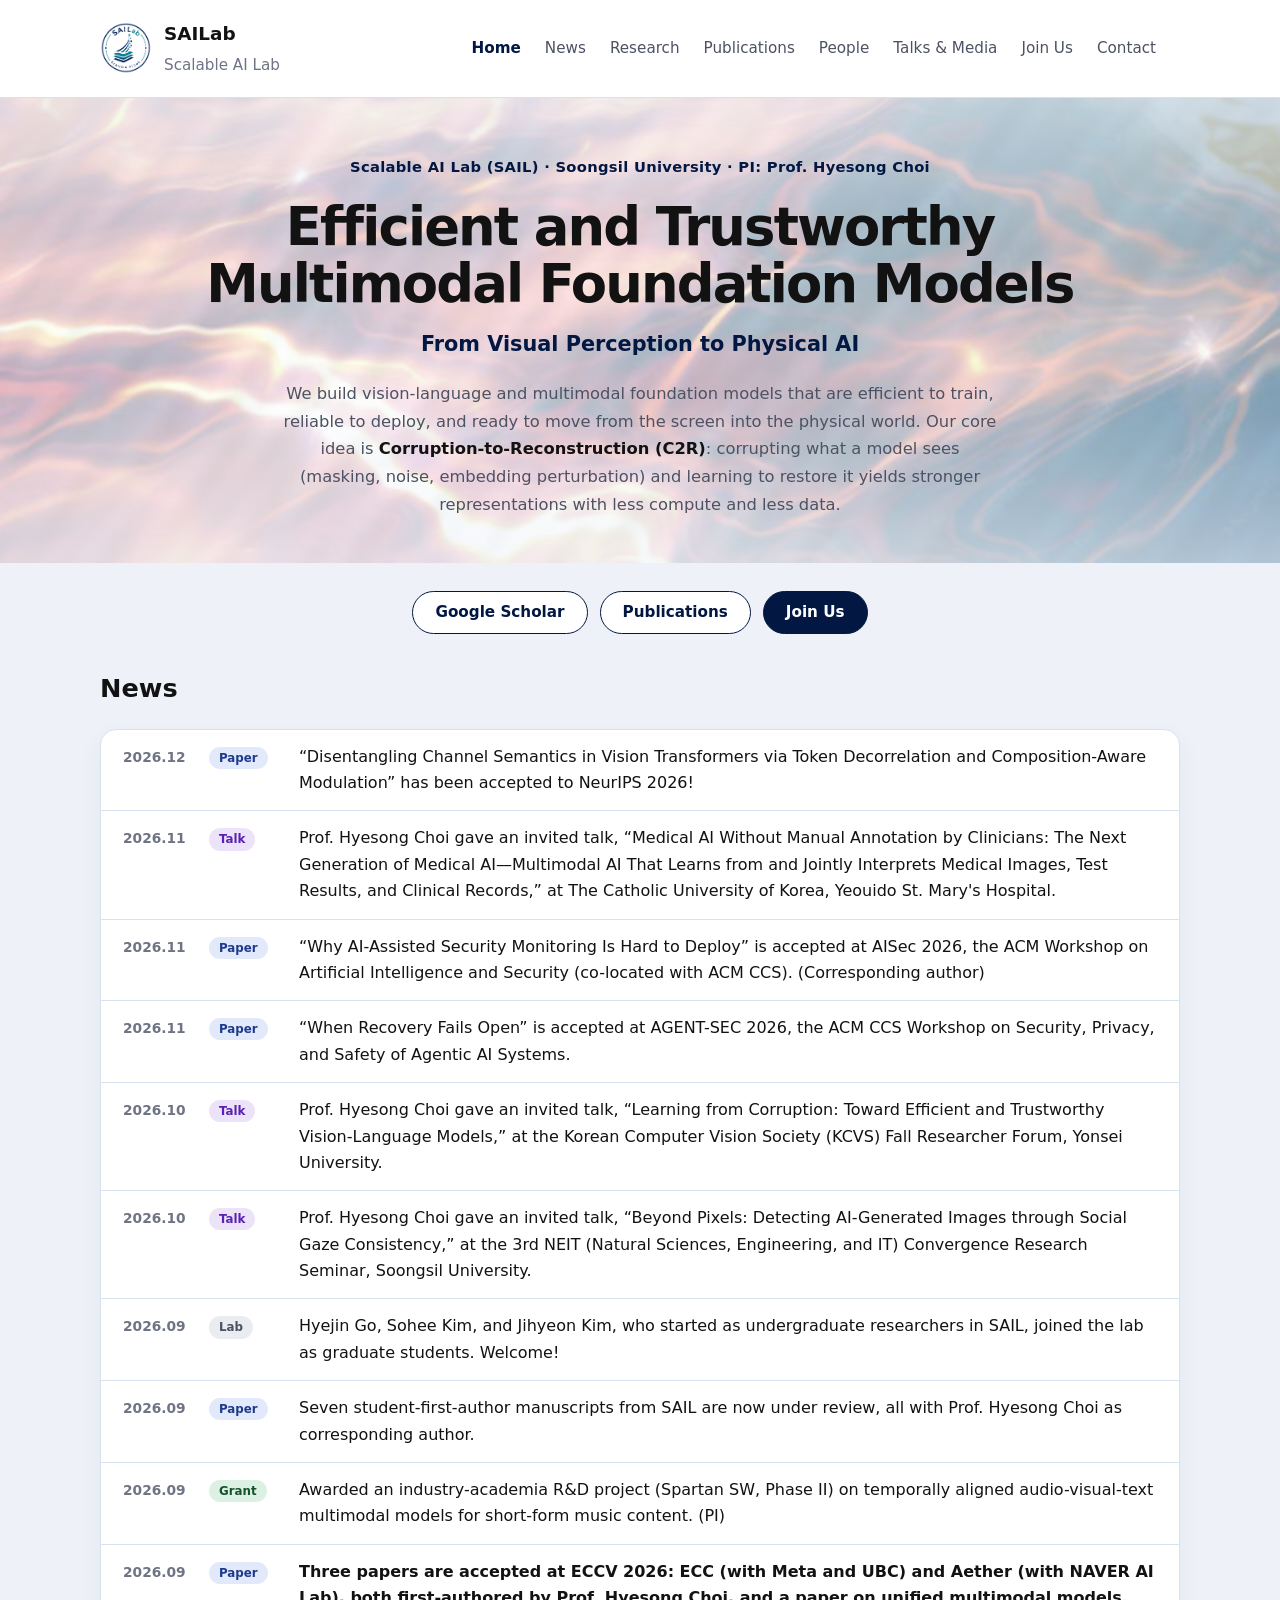
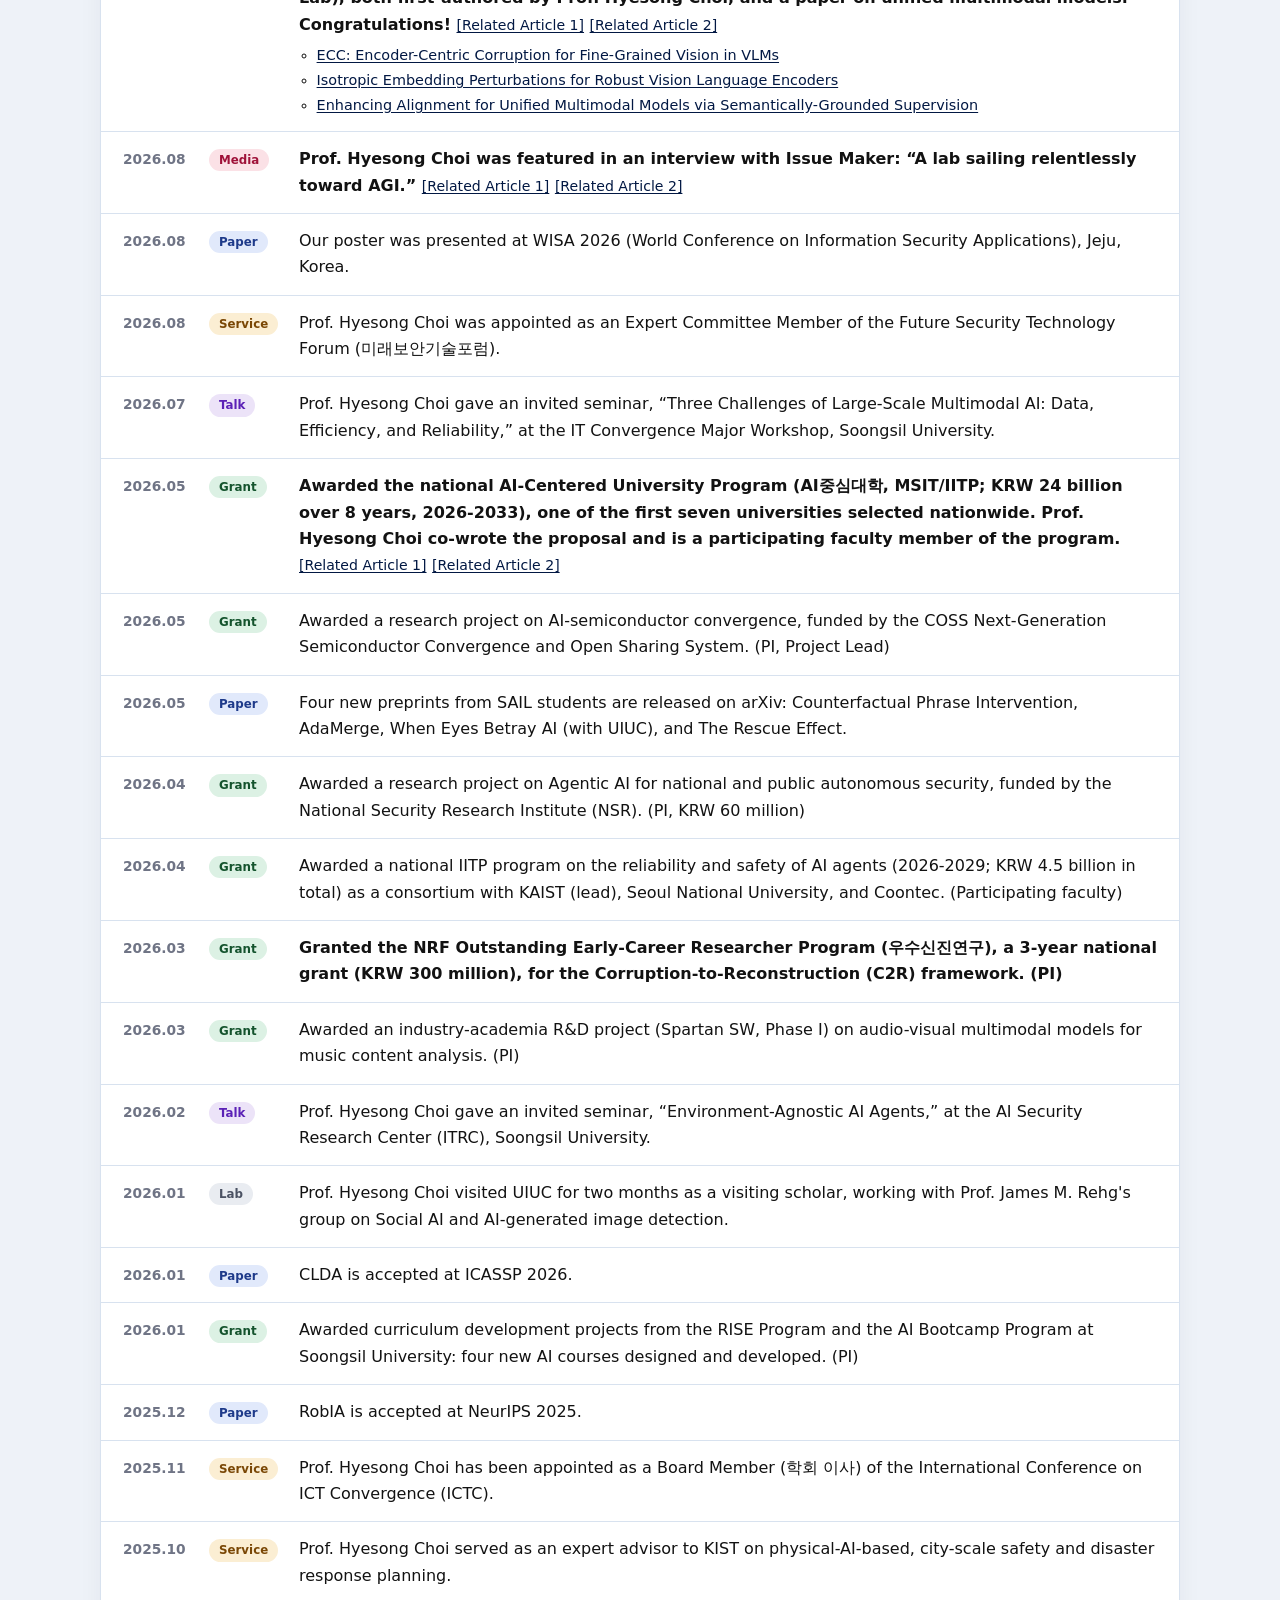
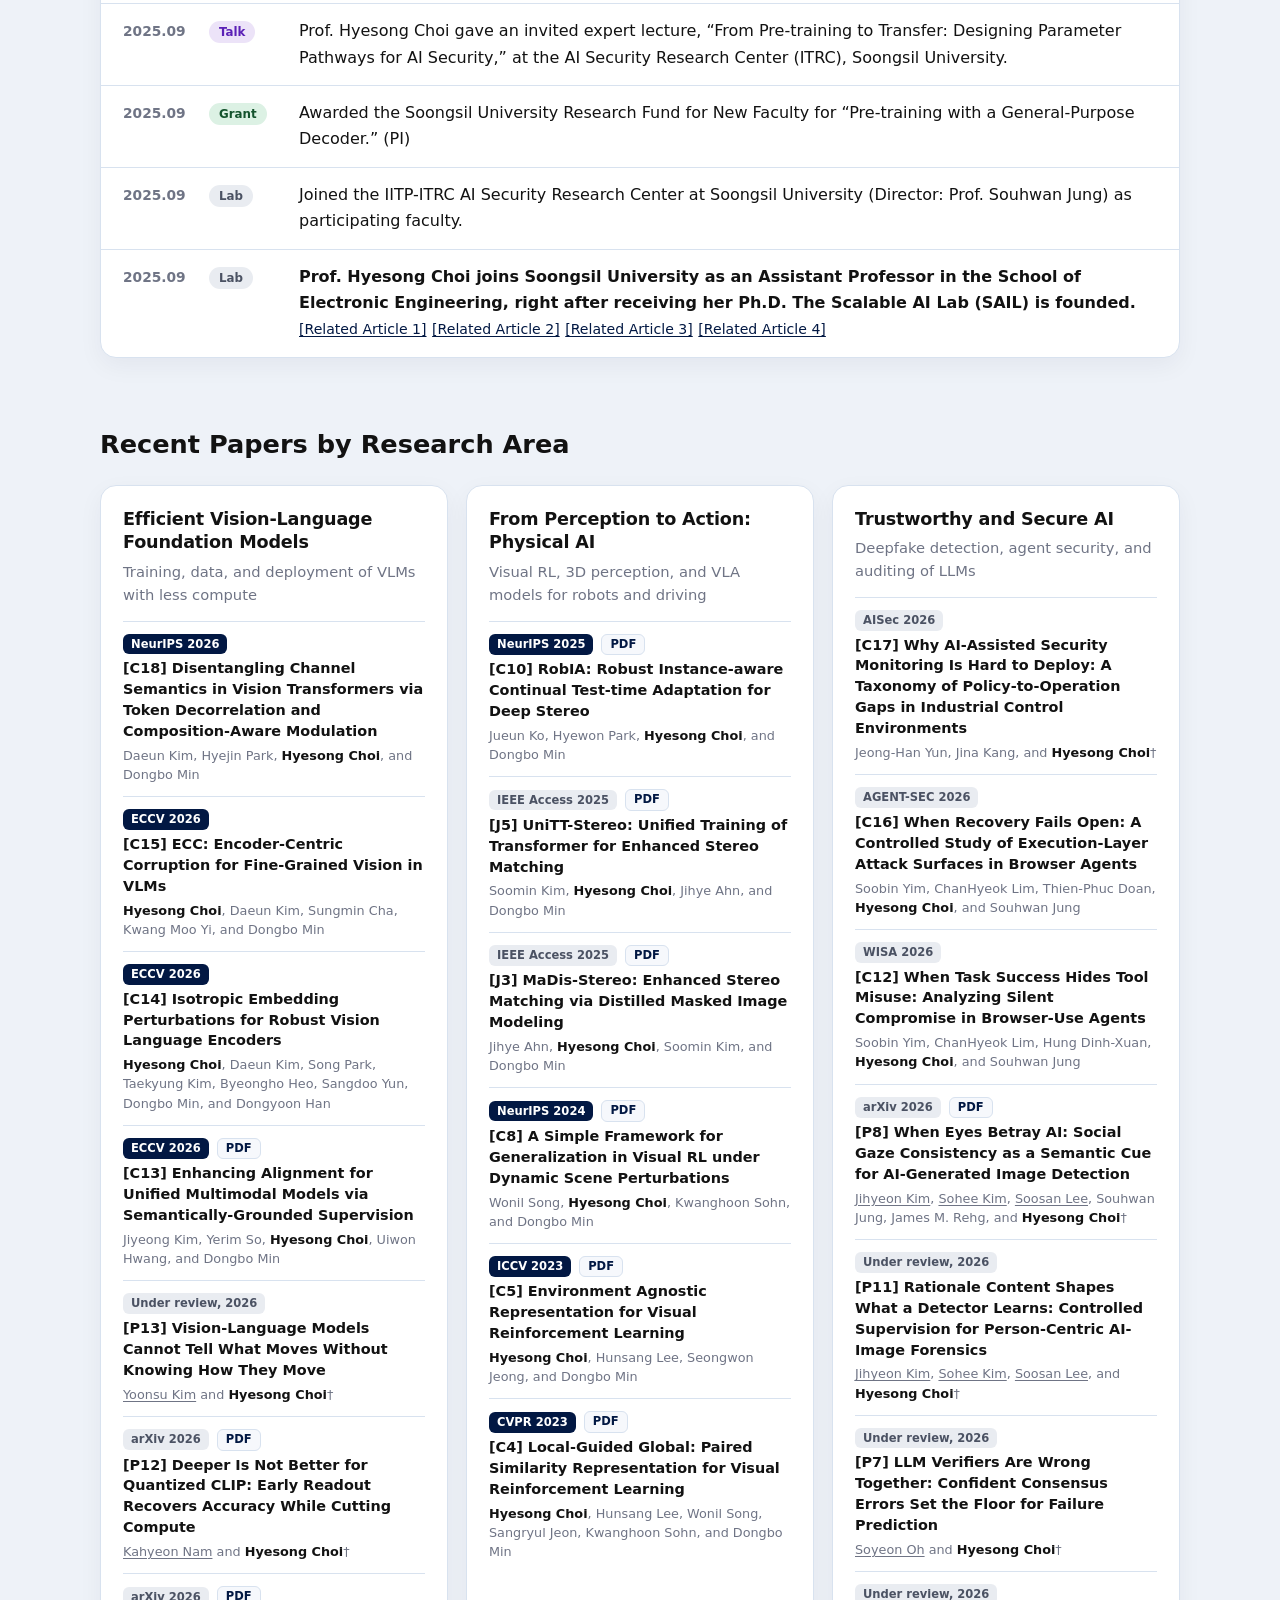
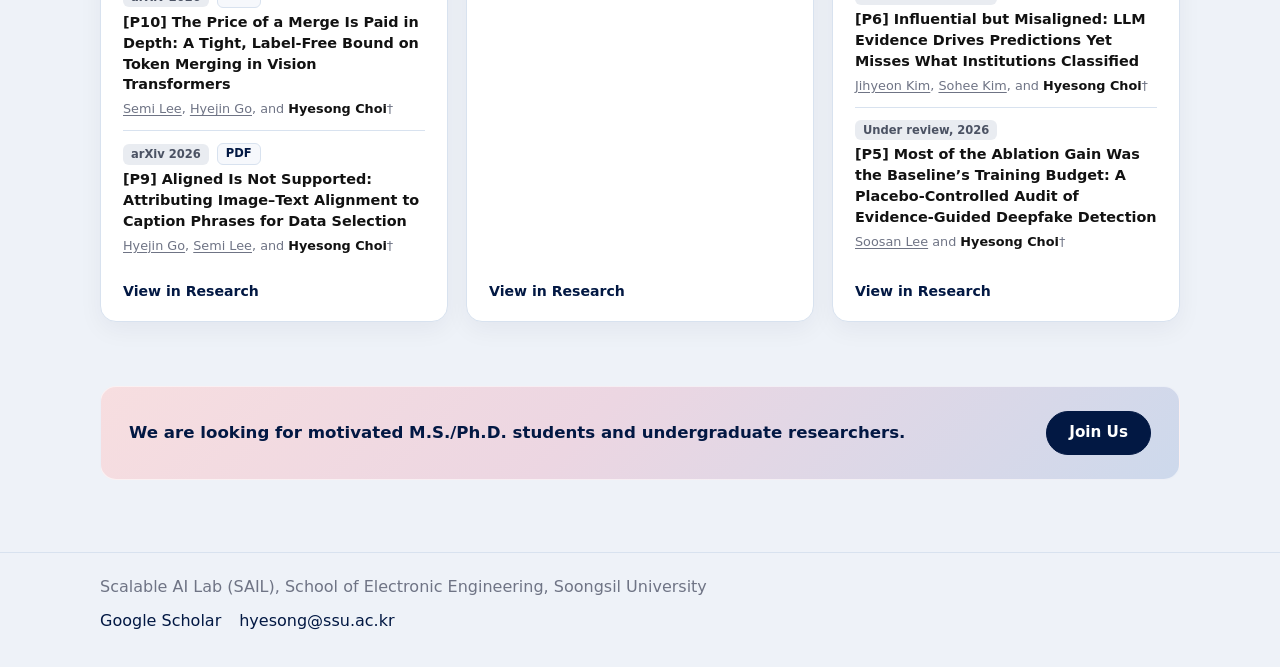
<file: index.html>
<!DOCTYPE html>
<html lang="en">
<head>
  <meta charset="UTF-8">
  <meta name="viewport" content="width=device-width, initial-scale=1.0">
  <title>SAIL | Scalable AI Lab, Soongsil University</title>
  <meta name="description" content="Scalable AI Lab (SAIL) at Soongsil University builds efficient and trustworthy multimodal foundation models.">
  <link rel="stylesheet" href="style.css">
  <script defer src="script.js"></script>
</head>
<body>
  <header class="site-header">
    <div class="container header-inner">
      <a href="index.html" class="brand">
        <img class="brand-logo" src="images/sailab_logo/sailab_logo.png" alt="" width="52" height="52">
        <span class="brand-name">SAILab</span>
        <span class="brand-tag">Scalable AI Lab</span>
      </a>
      <nav class="site-nav" id="site-nav">
        <a href="index.html" class="nav-link active" aria-current="page">Home</a>
        <a href="news.html" class="nav-link">News</a>
        <a href="research.html" class="nav-link">Research</a>
        <a href="publications.html" class="nav-link">Publications</a>
        <a href="members.html" class="nav-link">People</a>
        <a href="talks.html" class="nav-link">Talks &amp; Media</a>
        <a href="join.html" class="nav-link">Join Us</a>
        <a href="contact.html" class="nav-link">Contact</a>
      </nav>
      <button class="nav-toggle" aria-label="Toggle navigation" aria-controls="site-nav" aria-expanded="false">
        <span></span><span></span><span></span>
      </button>
    </div>
  </header>

  <main>
    <!-- 1. 연구실 소개 -->
    <section class="hero">
      <div class="hero-media" aria-hidden="true">
        <!-- 배경 영상: 교수님이 연구 그림을 주시면 교체 -->
        <video class="hero-video" autoplay muted loop playsinline preload="auto" poster="images/hero-water-poster.jpg">
          <source src="images/hero-water.webm" type="video/webm">
          <source src="images/hero-water.mp4" type="video/mp4">
        </video>
        <div class="hero-scrim"></div>
      </div>
      <div class="container">
        <p class="eyebrow">Scalable AI Lab (SAIL) · Soongsil University · PI: Prof. Hyesong Choi</p>
        <h1>Efficient and Trustworthy Multimodal Foundation Models</h1>
        <p class="hero-sub">From Visual Perception to Physical AI</p>
        <p class="hero-text">We build vision-language and multimodal foundation models that are efficient to train, reliable to deploy, and ready to move from the screen into the physical world. Our core idea is <strong class="hero-key">Corruption-to-Reconstruction (C2R)</strong>: corrupting what a model sees (masking, noise, embedding perturbation) and learning to restore it yields stronger representations with less compute and less data.</p>
      </div>
    </section>

    <!-- 소개 아래 버튼 (배경 영상 밖) -->
    <div class="hero-actions-bar">
      <div class="container hero-actions">
        <a class="btn btn-ghost" href="https://scholar.google.com/citations?user=Ll3vLUsAAAAJ" target="_blank" rel="noopener noreferrer">Google Scholar</a>
        <a class="btn btn-ghost" href="publications.html">Publications</a>
        <a class="btn btn-primary" href="join.html">Join Us</a>
      </div>
    </div>

    <!-- 2. News (2025.09 이후 전체) -->
    <section class="home-section home-section--first" aria-labelledby="news-title">
      <div class="container">
        <div class="section-head">
          <h2 id="news-title">News</h2>
        </div>
        <div class="news-upcoming" data-render="upcoming"></div>
        <ul class="news-feed" data-render="news" data-since="2025.09"></ul>
      </div>
    </section>

    <!-- 3. Recent Papers by Research Area -->
    <section class="home-section" aria-labelledby="areas-title">
      <div class="container">
        <div class="section-head">
          <h2 id="areas-title">Recent Papers by Research Area</h2>
        </div>
        <div class="area-grid" data-render="area-cards"></div>
      </div>
    </section>

    <!-- 4. Join Us -->
    <section class="home-section home-section--last" aria-label="Join Us">
      <div class="container">
        <div class="join-band">
          <p>We are looking for motivated M.S./Ph.D. students and undergraduate researchers.</p>
          <a class="btn btn-primary" href="join.html">Join Us</a>
        </div>
      </div>
    </section>
  </main>

  <footer class="site-footer">
    <div class="container footer-inner">
      <p>Scalable AI Lab (SAIL), School of Electronic Engineering, Soongsil University</p>
      <div class="footer-links">
        <a href="https://scholar.google.com/citations?user=Ll3vLUsAAAAJ" target="_blank" rel="noopener noreferrer">Google Scholar</a>
        <a href="mailto:hyesong@ssu.ac.kr">hyesong@ssu.ac.kr</a>
      </div>
    </div>
  </footer>
</body>
</html>
</file>
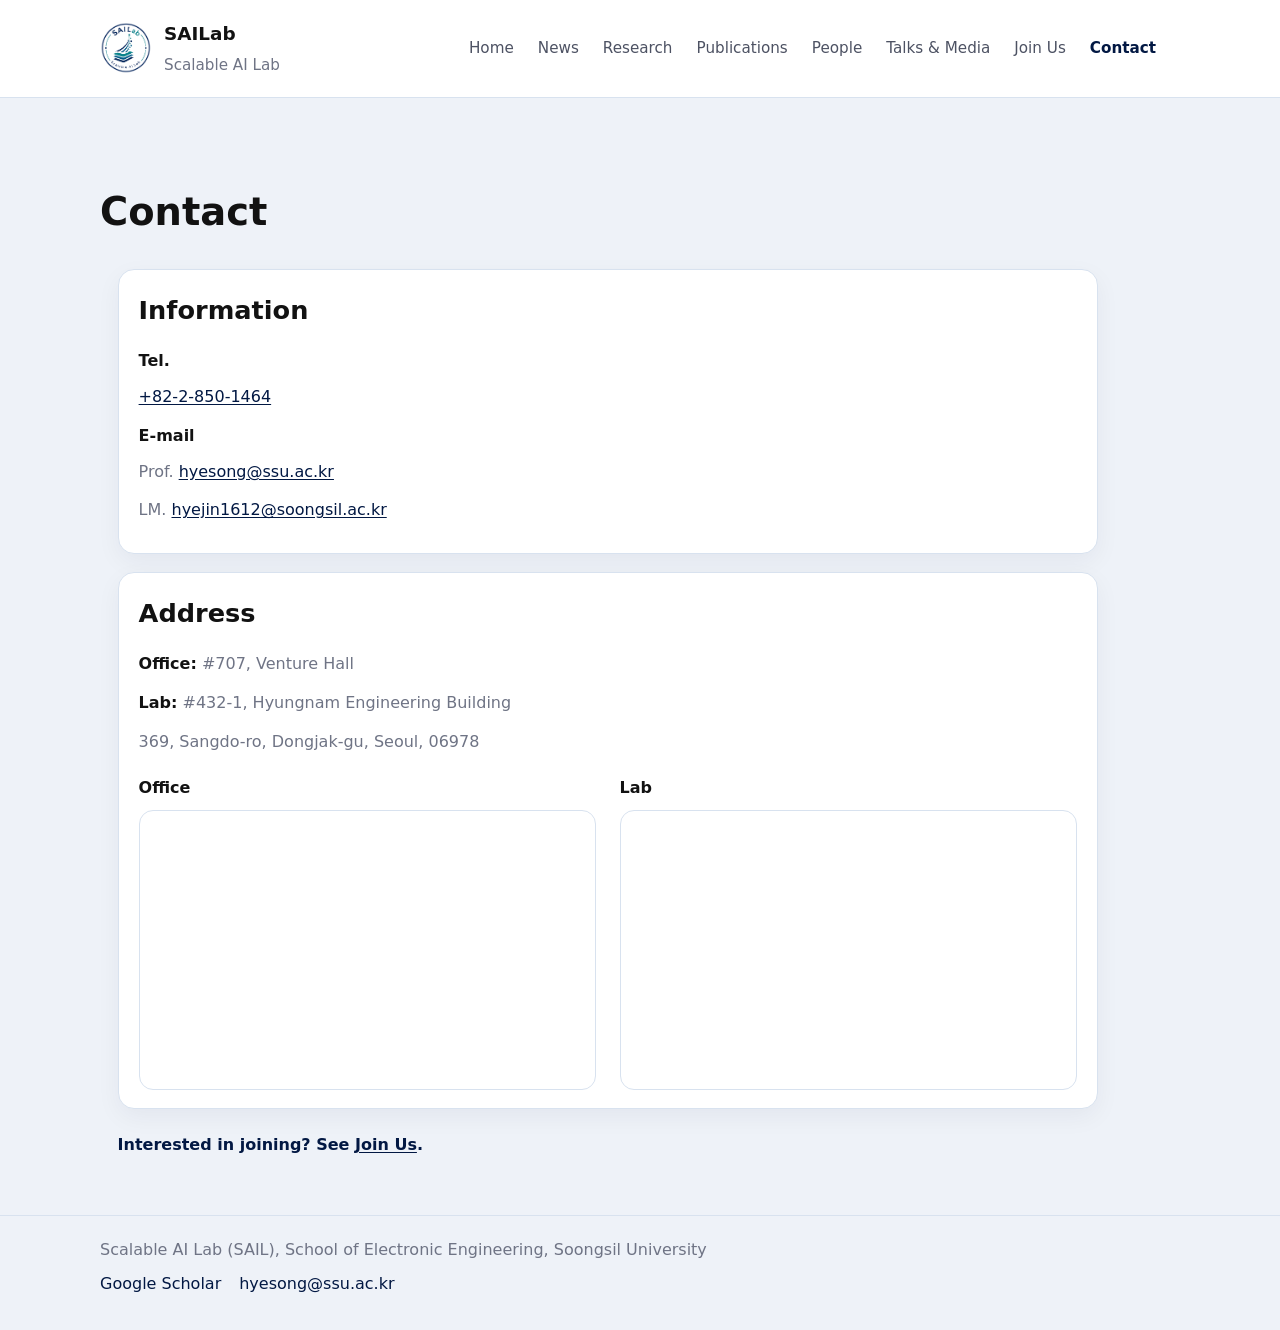
<file: contact.html>
<!DOCTYPE html>
<html lang="en">
<head>
  <meta charset="UTF-8">
  <meta name="viewport" content="width=device-width, initial-scale=1.0">
  <title>SAIL | Scalable AI Lab, Soongsil University</title>
  <link rel="stylesheet" href="style.css">
  <script defer src="script.js"></script>
</head>
<body>
  <header class="site-header">
    <div class="container header-inner">
      <a href="index.html" class="brand">
        <img class="brand-logo" src="images/sailab_logo/sailab_logo.png" alt="" width="52" height="52">
        <span class="brand-name">SAILab</span>
        <span class="brand-tag">Scalable AI Lab</span>
      </a>
      <nav class="site-nav" id="site-nav">
        <a href="index.html" class="nav-link">Home</a>
        <a href="news.html" class="nav-link">News</a>
        <a href="research.html" class="nav-link">Research</a>
        <a href="publications.html" class="nav-link">Publications</a>
        <a href="members.html" class="nav-link">People</a>
        <a href="talks.html" class="nav-link">Talks &amp; Media</a>
        <a href="join.html" class="nav-link">Join Us</a>
        <a href="contact.html" class="nav-link active" aria-current="page">Contact</a>
      </nav>
      <button class="nav-toggle" aria-label="Toggle navigation" aria-controls="site-nav" aria-expanded="false">
        <span></span><span></span><span></span>
      </button>
    </div>
  </header>

  <main>
    <section class="section">
      <div class="container">
        <h1>Contact</h1>

        <div class="contact-card-stack">
          <div class="contact-card">
            <h2>Information</h2>
            <h3>Tel.</h3>
            <p class="contact-detail"><a href="tel:+8228501464">+82-2-850-1464</a></p>

            <h3>E-mail</h3>
            <p class="contact-detail">Prof. <a href="mailto:hyesong@ssu.ac.kr">hyesong@ssu.ac.kr</a></p>
            <!-- 랩 매니저 학교 메일(@soongsil.ac.kr 또는 @ssu.ac.kr)을 받으면 아래 두 곳의 주소를 바꾸세요 -->
            <p class="contact-detail">LM. <a href="mailto:hyejin1612@soongsil.ac.kr">hyejin1612@soongsil.ac.kr</a></p>
          </div>

          <div class="contact-card">
            <h2>Address</h2>
            <p><strong>Office:</strong> <span class="contact-detail">#707, Venture Hall</span></p>
            <p><strong>Lab:</strong> <span class="contact-detail">#432-1, Hyungnam Engineering Building</span></p>
            <p class="contact-detail">369, Sangdo-ro, Dongjak-gu, Seoul, 06978</p>

            <div class="map-grid">
              <div>
                <h3>Office</h3>
                <div class="map-frame">
                  <!-- 숭실대학교 벤처관 -->
                  <iframe title="Map: Venture Hall, Soongsil University" src="https://www.google.com/maps?q=%EC%88%AD%EC%8B%A4%EB%8C%80%ED%95%99%EA%B5%90+%EB%B2%A4%EC%B2%98%EA%B4%80&amp;output=embed" loading="lazy"></iframe>
                </div>
              </div>
              <div>
                <h3>Lab</h3>
                <div class="map-frame">
                  <!-- 숭실대학교 형남공학관 -->
                  <iframe title="Map: Hyungnam Engineering Building, Soongsil University" src="https://www.google.com/maps?q=%EC%88%AD%EC%8B%A4%EB%8C%80%ED%95%99%EA%B5%90+%ED%98%95%EB%82%A8%EA%B3%B5%ED%95%99%EA%B4%80&amp;output=embed" loading="lazy"></iframe>
                </div>
              </div>
            </div>
          </div>

          <p class="contact-join">Interested in joining? See <a href="join.html">Join Us</a>.</p>
        </div>
      </div>
    </section>
  </main>

  <footer class="site-footer">
    <div class="container footer-inner">
      <p>Scalable AI Lab (SAIL), School of Electronic Engineering, Soongsil University</p>
      <div class="footer-links">
        <a href="https://scholar.google.com/citations?user=Ll3vLUsAAAAJ" target="_blank" rel="noopener noreferrer">Google Scholar</a>
        <a href="mailto:hyesong@ssu.ac.kr">hyesong@ssu.ac.kr</a>
      </div>
    </div>
  </footer>
</body>
</html>
</file>
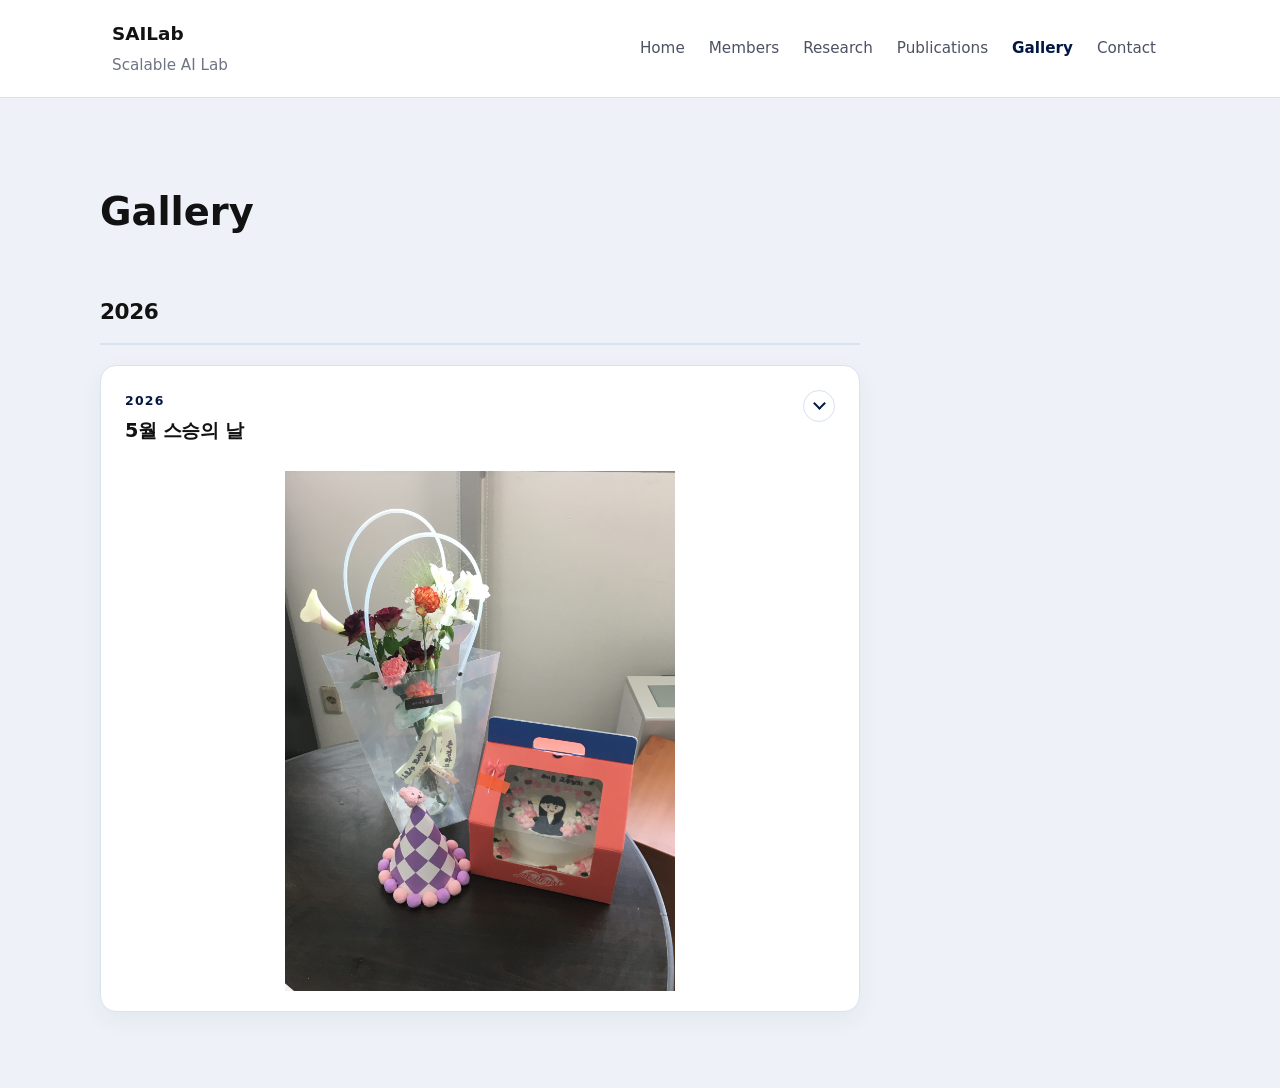
<file: gallery.html>
<!DOCTYPE html>
<html lang="ko">
<head>
  <meta charset="UTF-8">
  <meta name="viewport" content="width=device-width, initial-scale=1.0">
  <title>SAILab | Gallery</title>
  <link rel="stylesheet" href="style.css">
  <script defer src="script.js"></script>
</head>
<body>
  <header class="site-header">
    <div class="container header-inner">
      <a href="index.html" class="brand">
        <span class="brand-name">SAILab</span>
        <span class="brand-tag">Scalable AI Lab</span>
      </a>
      <nav class="site-nav">
        <a href="index.html" class="nav-link">Home</a>
        <a href="members.html" class="nav-link">Members</a>
        <a href="research.html" class="nav-link">Research</a>
        <a href="publications.html" class="nav-link">Publications</a>
        <a href="gallery.html" class="nav-link active">Gallery</a>
        <a href="contact.html" class="nav-link">Contact</a>
      </nav>
      <button class="nav-toggle" aria-label="Toggle navigation">
        <span></span><span></span><span></span>
      </button>
    </div>
  </header>

  <main>
    <section class="section">
      <div class="container">
        <div class="gallery-page-head">
          <h1>Gallery</h1>
        </div>

        <section class="gallery-year-section">
          <h2 class="gallery-year-title">2026</h2>

          <details class="gallery-album">
            <summary class="gallery-album-summary">
              <div class="gallery-album-header">
                <div class="gallery-album-info">
                  <p class="gallery-album-date">2026 </p>
                  <h3>5월 스승의 날</h3>
                </div>
                <span class="gallery-album-toggle" aria-hidden="true"></span>
              </div>
              <div class="gallery-album-cover">
                <img src="images/gallery/26_teachers_day/26_teachers_day_1.jpg" alt="5월 스승의 날 대표 사진">
              </div>
            </summary>

            <div class="gallery-album-body">
              <div class="gallery-album-grid">
                <a href="images/gallery/26_teachers_day/26_teachers_day_1.jpg" class="gallery-photo-card" target="_blank" rel="noopener">
                  <img src="images/gallery/26_teachers_day/26_teachers_day_1.jpg" alt="5월 스승의 날 사진 1">
                </a>
                <a href="images/gallery/26_teachers_day/26_teachers_day_2.jpg" class="gallery-photo-card" target="_blank" rel="noopener">
                  <img src="images/gallery/26_teachers_day/26_teachers_day_2.jpg" alt="5월 스승의 날 사진 2">
                </a>
              </div>
            </div>
          </details>

        </section>
      </div>
    </section>
  </main>
</file>
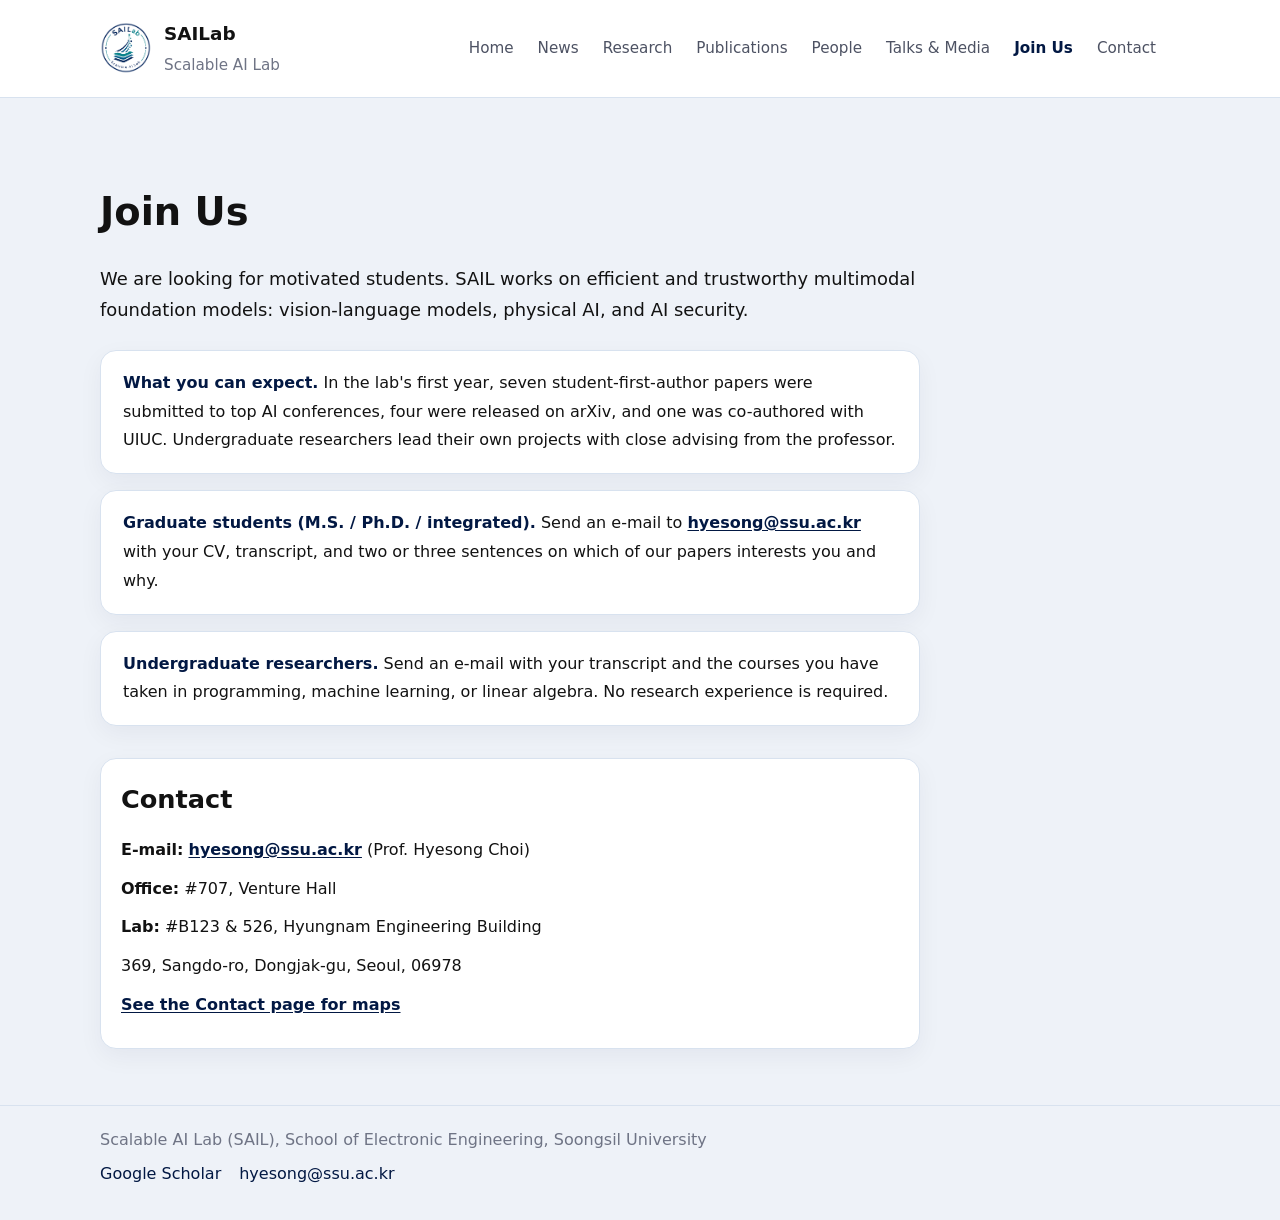
<file: join.html>
<!DOCTYPE html>
<html lang="en">
<head>
  <meta charset="UTF-8">
  <meta name="viewport" content="width=device-width, initial-scale=1.0">
  <title>SAIL | Scalable AI Lab, Soongsil University</title>
  <link rel="stylesheet" href="style.css">
  <script defer src="script.js"></script>
</head>
<body>
  <header class="site-header">
    <div class="container header-inner">
      <a href="index.html" class="brand">
        <img class="brand-logo" src="images/sailab_logo/sailab_logo.png" alt="" width="52" height="52">
        <span class="brand-name">SAILab</span>
        <span class="brand-tag">Scalable AI Lab</span>
      </a>
      <nav class="site-nav" id="site-nav">
        <a href="index.html" class="nav-link">Home</a>
        <a href="news.html" class="nav-link">News</a>
        <a href="research.html" class="nav-link">Research</a>
        <a href="publications.html" class="nav-link">Publications</a>
        <a href="members.html" class="nav-link">People</a>
        <a href="talks.html" class="nav-link">Talks &amp; Media</a>
        <a href="join.html" class="nav-link active" aria-current="page">Join Us</a>
        <a href="contact.html" class="nav-link">Contact</a>
      </nav>
      <button class="nav-toggle" aria-label="Toggle navigation" aria-controls="site-nav" aria-expanded="false">
        <span></span><span></span><span></span>
      </button>
    </div>
  </header>

  <main>
    <section class="section">
      <div class="container">
        <h1>Join Us</h1>

        <!-- 교수님 최종 확인 필요 -->
        <div class="join-page">
          <p class="join-lead">We are looking for motivated students. SAIL works on efficient and trustworthy multimodal foundation models: vision-language models, physical AI, and AI security.</p>

          <div class="join-block">
            <p><strong>What you can expect.</strong> In the lab's first year, seven student-first-author papers were submitted to top AI conferences, four were released on arXiv, and one was co-authored with UIUC. Undergraduate researchers lead their own projects with close advising from the professor.</p>
          </div>

          <div class="join-block">
            <p><strong>Graduate students (M.S. / Ph.D. / integrated).</strong> Send an e-mail to <a href="mailto:hyesong@ssu.ac.kr">hyesong@ssu.ac.kr</a> with your CV, transcript, and two or three sentences on which of our papers interests you and why.</p>
          </div>

          <div class="join-block">
            <p><strong>Undergraduate researchers.</strong> Send an e-mail with your transcript and the courses you have taken in programming, machine learning, or linear algebra. No research experience is required.</p>
          </div>

          <div class="contact-card join-contact">
            <h2>Contact</h2>
            <p><strong>E-mail:</strong> <a href="mailto:hyesong@ssu.ac.kr">hyesong@ssu.ac.kr</a> (Prof. Hyesong Choi)</p>
            <p><strong>Office:</strong> #707, Venture Hall</p>
            <p><strong>Lab:</strong> #B123 &amp; 526, Hyungnam Engineering Building</p>
            <p>369, Sangdo-ro, Dongjak-gu, Seoul, 06978</p>
            <p class="join-contact-more"><a href="contact.html">See the Contact page for maps</a></p>
          </div>
        </div>
      </div>
    </section>
  </main>

  <footer class="site-footer">
    <div class="container footer-inner">
      <p>Scalable AI Lab (SAIL), School of Electronic Engineering, Soongsil University</p>
      <div class="footer-links">
        <a href="https://scholar.google.com/citations?user=Ll3vLUsAAAAJ" target="_blank" rel="noopener noreferrer">Google Scholar</a>
        <a href="mailto:hyesong@ssu.ac.kr">hyesong@ssu.ac.kr</a>
      </div>
    </div>
  </footer>
</body>
</html>
</file>
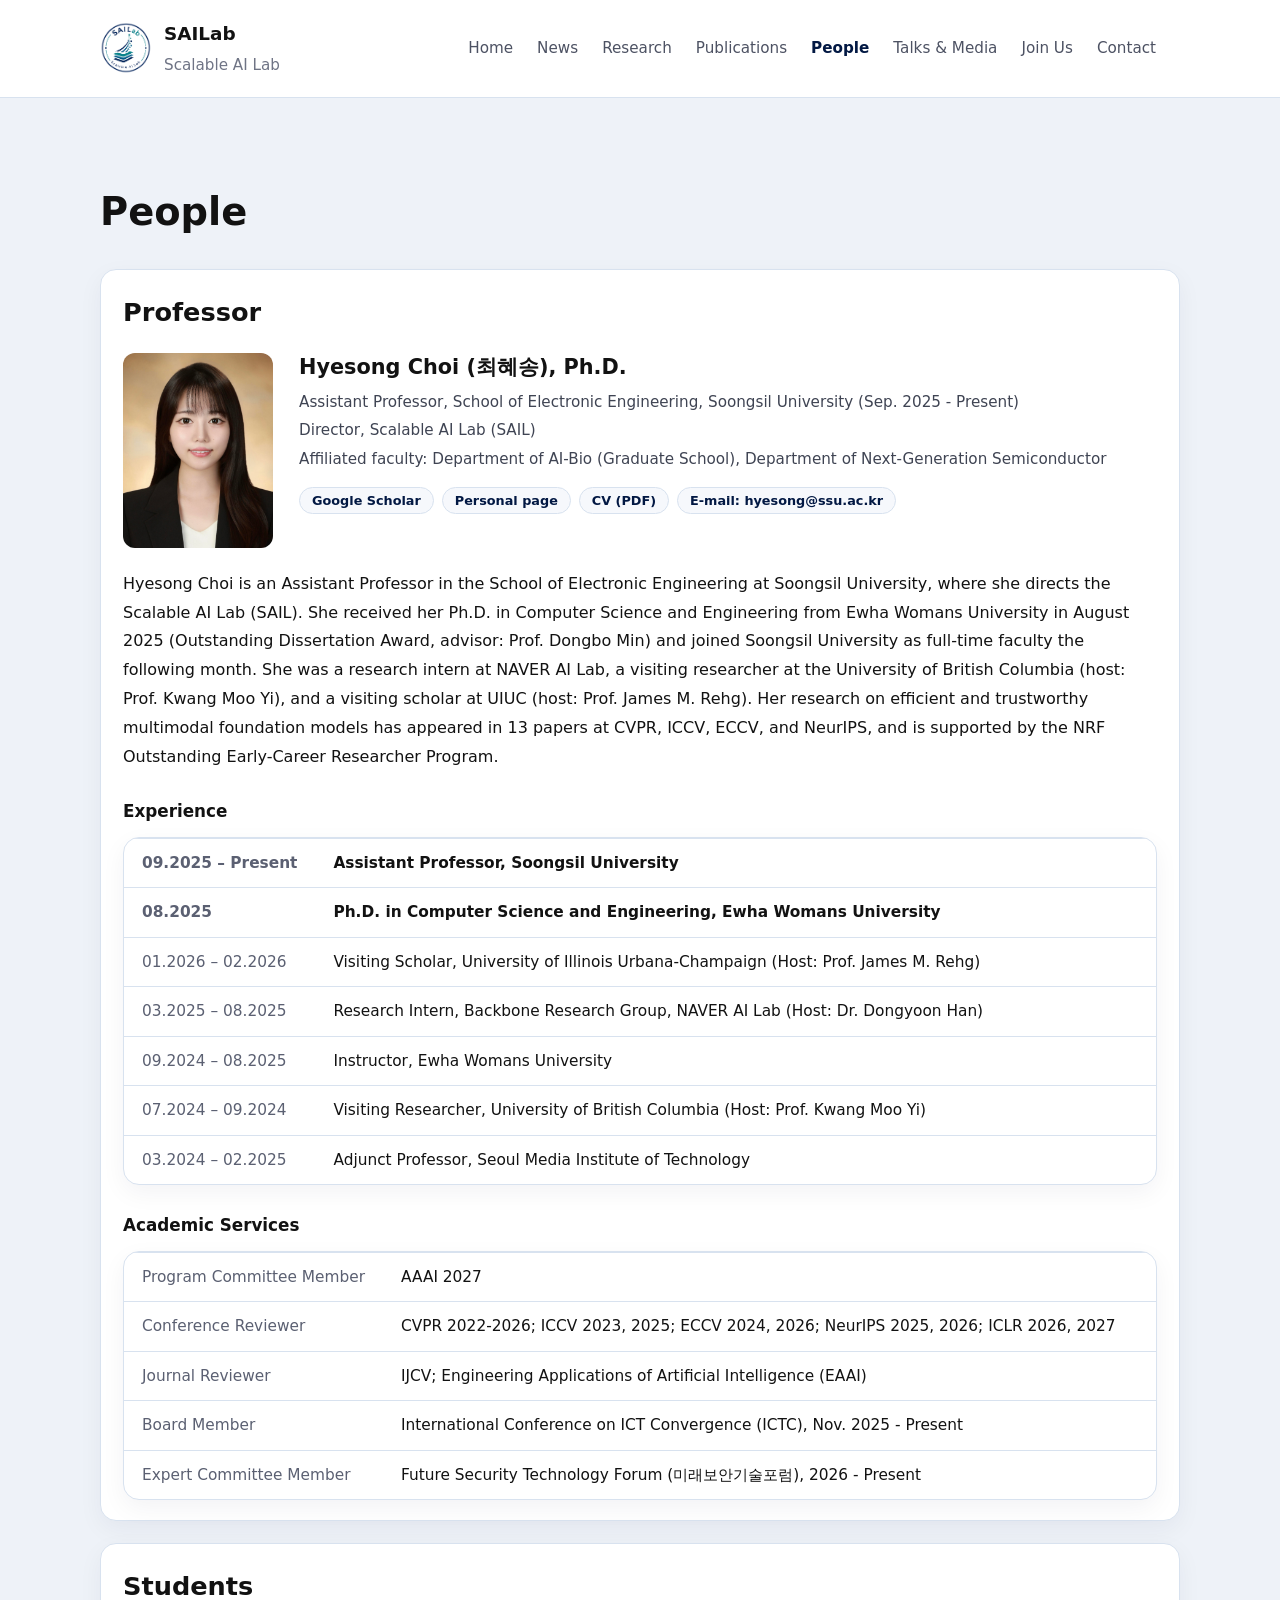
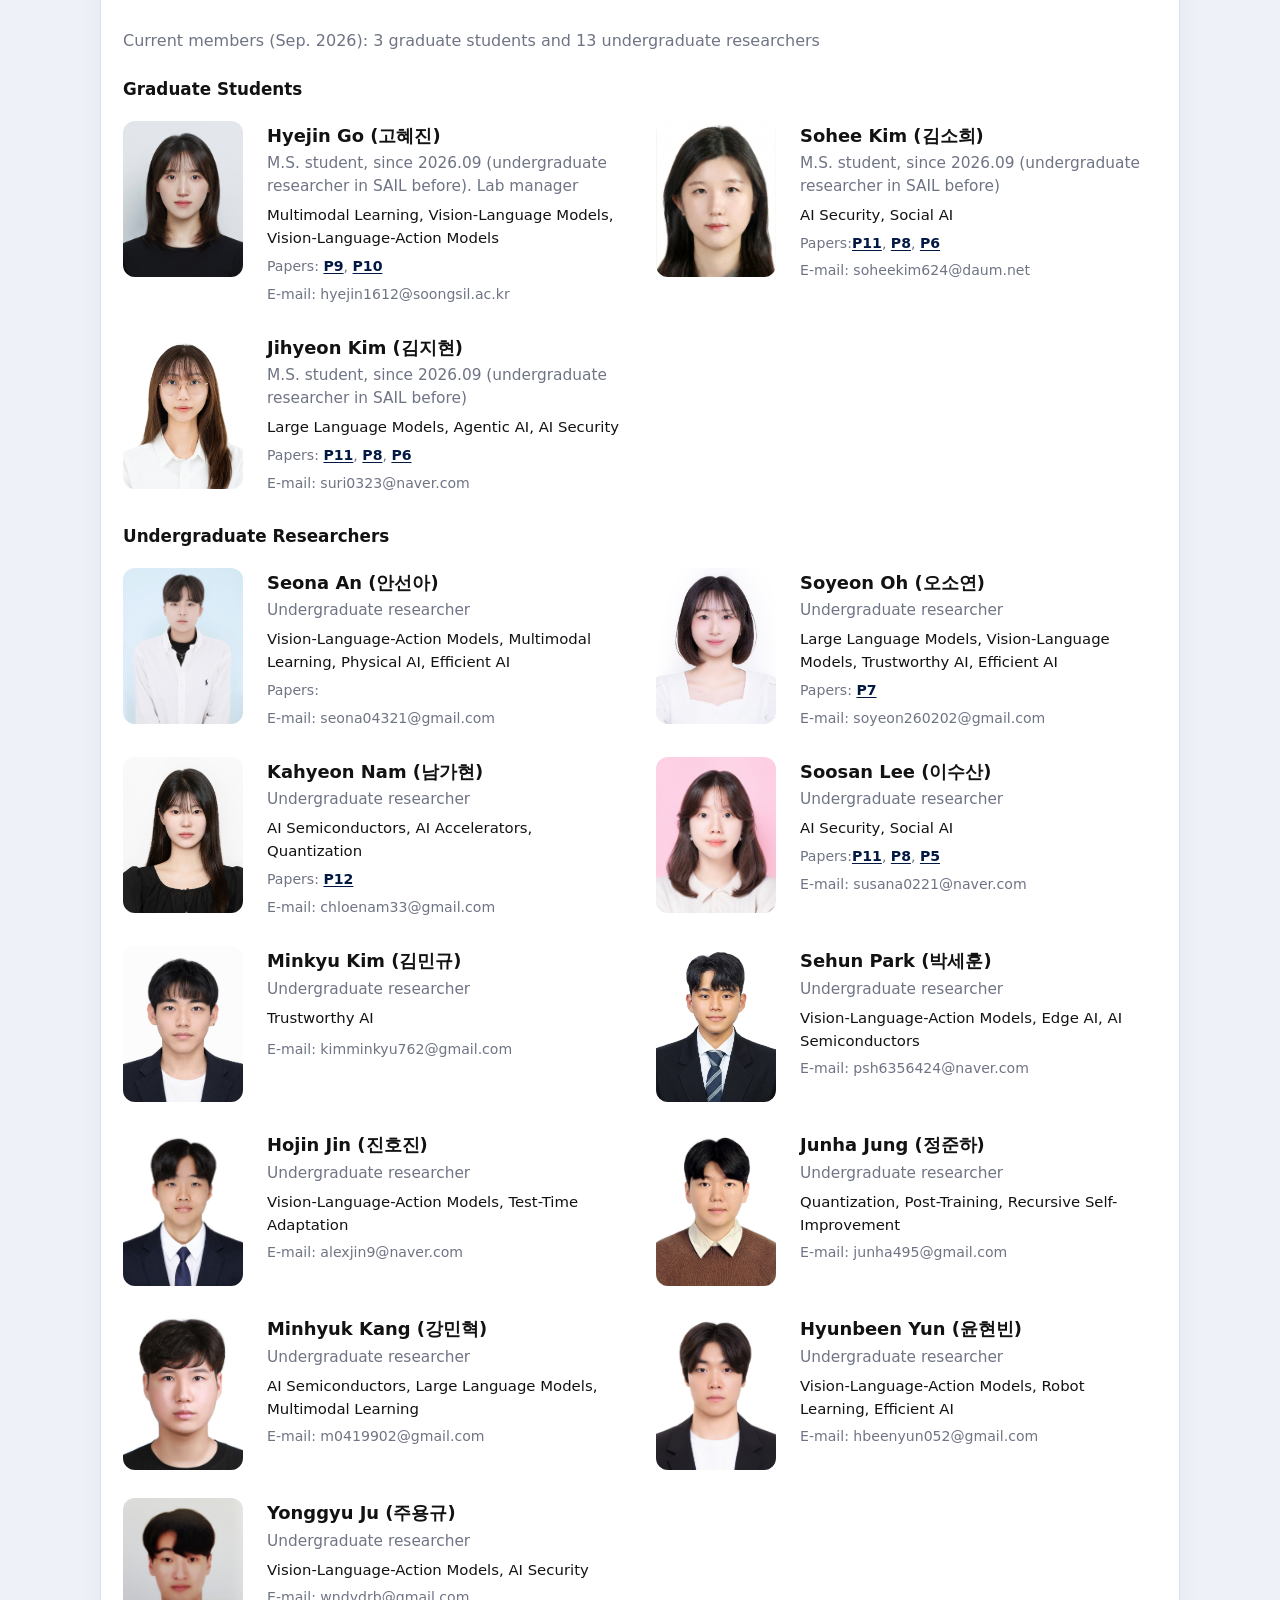
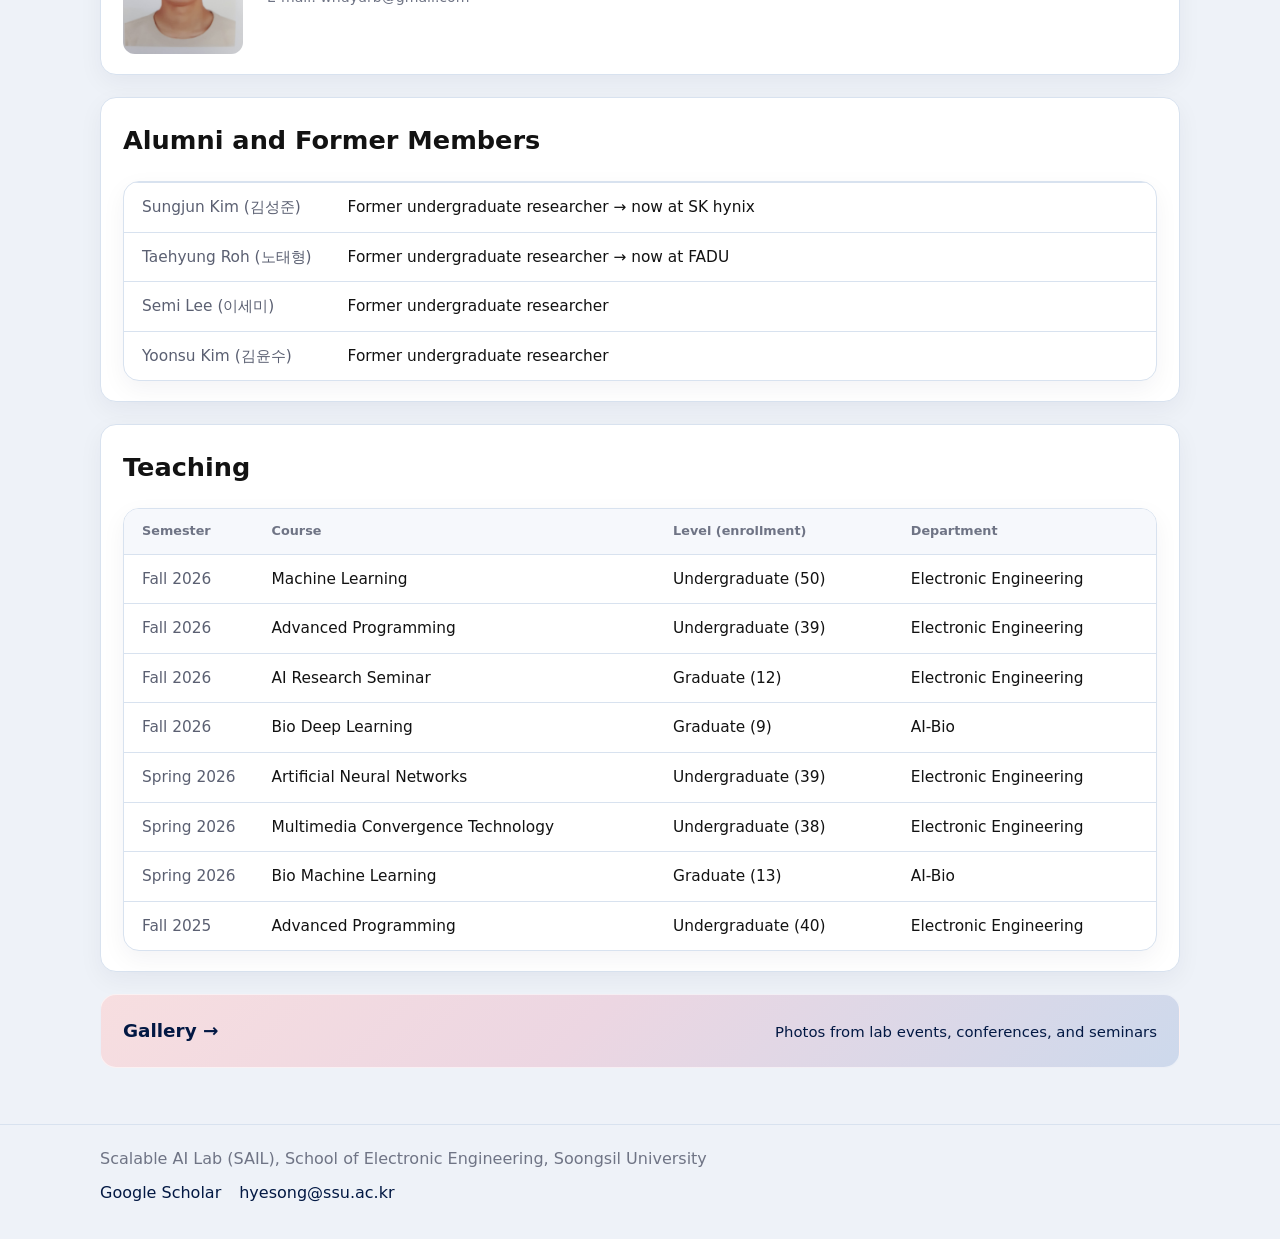
<file: members.html>
<!DOCTYPE html>
<html lang="en">
<head>
  <meta charset="UTF-8">
  <meta name="viewport" content="width=device-width, initial-scale=1.0">
  <title>SAIL | Scalable AI Lab, Soongsil University</title>
  <link rel="stylesheet" href="style.css">
  <script defer src="script.js"></script>
</head>
<body>
  <header class="site-header">
    <div class="container header-inner">
      <a href="index.html" class="brand">
        <img class="brand-logo" src="images/sailab_logo/sailab_logo.png" alt="" width="52" height="52">
        <span class="brand-name">SAILab</span>
        <span class="brand-tag">Scalable AI Lab</span>
      </a>
      <nav class="site-nav" id="site-nav">
        <a href="index.html" class="nav-link">Home</a>
        <a href="news.html" class="nav-link">News</a>
        <a href="research.html" class="nav-link">Research</a>
        <a href="publications.html" class="nav-link">Publications</a>
        <a href="members.html" class="nav-link active" aria-current="page">People</a>
        <a href="talks.html" class="nav-link">Talks &amp; Media</a>
        <a href="join.html" class="nav-link">Join Us</a>
        <a href="contact.html" class="nav-link">Contact</a>
      </nav>
      <button class="nav-toggle" aria-label="Toggle navigation" aria-controls="site-nav" aria-expanded="false">
        <span></span><span></span><span></span>
      </button>
    </div>
  </header>

  <main>
    <section class="section">
      <div class="container">
        <h1>People</h1>

        <div class="people-stack">

          <!-- ================= Professor ================= -->
          <div class="member-section-card" id="professor">
            <h2>Professor</h2>

            <div class="pi-profile">
              <div class="profile-photo pi-photo">
                <img src="images/members/professorpicture.png" alt="Hyesong Choi">
              </div>
              <div class="pi-info">
                <p class="member-name pi-full-name">Hyesong Choi (최혜송), Ph.D.</p>
                <p class="pi-title">Assistant Professor, School of Electronic Engineering, Soongsil University (Sep. 2025 - Present)</p>
                <p class="pi-title">Director, Scalable AI Lab (SAIL)</p>
                <p class="pi-title">Affiliated faculty: Department of AI-Bio (Graduate School), Department of Next-Generation Semiconductor</p>
                <div class="pi-buttons">
                  <a class="pub-btn" href="https://scholar.google.com/citations?user=Ll3vLUsAAAAJ" target="_blank" rel="noopener noreferrer">Google Scholar</a>
                  <a class="pub-btn" href="https://sites.google.com/view/hyesongchoi" target="_blank" rel="noopener noreferrer">Personal page</a>
                  <a class="pub-btn" href="images/pro_cv.pdf" target="_blank" rel="noopener">CV (PDF)</a>
                  <a class="pub-btn" href="mailto:hyesong@ssu.ac.kr">E-mail: hyesong@ssu.ac.kr</a>
                </div>
              </div>
            </div>

            <p class="pi-bio">Hyesong Choi is an Assistant Professor in the School of Electronic Engineering at Soongsil University, where she directs the Scalable AI Lab (SAIL). She received her Ph.D. in Computer Science and Engineering from Ewha Womans University in August 2025 (Outstanding Dissertation Award, advisor: Prof. Dongbo Min) and joined Soongsil University as full-time faculty the following month. She was a research intern at NAVER AI Lab, a visiting researcher at the University of British Columbia (host: Prof. Kwang Moo Yi), and a visiting scholar at UIUC (host: Prof. James M. Rehg). Her research on efficient and trustworthy multimodal foundation models has appeared in 13 papers at CVPR, ICCV, ECCV, and NeurIPS, and is supported by the NRF Outstanding Early-Career Researcher Program.</p>

            <h3 class="table-title">Experience</h3>
            <div class="table-wrap">
              <table class="data-table data-table--small">
                <tbody>
                  <tr>
                    <td><strong>09.2025 &ndash; Present</strong></td>
                    <td><strong>Assistant Professor, Soongsil University</strong></td>
                  </tr>
                  <tr>
                    <td><strong>08.2025</strong></td>
                    <td><strong>Ph.D. in Computer Science and Engineering, Ewha Womans University</strong></td>
                  </tr>
                  <tr>
                    <td>01.2026 &ndash; 02.2026</td>
                    <td>Visiting Scholar, University of Illinois Urbana-Champaign (Host: Prof. James M. Rehg)</td>
                  </tr>
                  <tr>
                    <td>03.2025 &ndash; 08.2025</td>
                    <td>Research Intern, Backbone Research Group, NAVER AI Lab (Host: Dr. Dongyoon Han)</td>
                  </tr>
                  <tr>
                    <td>09.2024 &ndash; 08.2025</td>
                    <td>Instructor, Ewha Womans University</td>
                  </tr>
                  <tr>
                    <td>07.2024 &ndash; 09.2024</td>
                    <td>Visiting Researcher, University of British Columbia (Host: Prof. Kwang Moo Yi)</td>
                  </tr>
                  <tr>
                    <td>03.2024 &ndash; 02.2025</td>
                    <td>Adjunct Professor, Seoul Media Institute of Technology</td>
                  </tr>
                </tbody>
              </table>
            </div>

            <h3 class="table-title">Academic Services</h3>
            <div class="table-wrap">
              <table class="data-table data-table--small">
                <tbody>
                  <tr><td>Program Committee Member</td><td>AAAI 2027</td></tr>
                  <tr><td>Conference Reviewer</td><td>CVPR 2022-2026; ICCV 2023, 2025; ECCV 2024, 2026; NeurIPS 2025, 2026; ICLR 2026, 2027</td></tr>
                  <tr><td>Journal Reviewer</td><td>IJCV; Engineering Applications of Artificial Intelligence (EAAI)</td></tr>
                  <tr><td>Board Member</td><td>International Conference on ICT Convergence (ICTC), Nov. 2025 - Present</td></tr>
                  <tr><td>Expert Committee Member</td><td>Future Security Technology Forum (미래보안기술포럼), 2026 - Present</td></tr>
                </tbody>
              </table>
            </div>
          </div>

          <!-- ================= Students ================= -->
          <div class="member-section-card" id="students">
            <h2>Students</h2>
            <p class="member-count">Current members (Sep. 2026): 3 graduate students and 13 undergraduate researchers</p>

            
            <h3 class="member-group-title">Graduate Students</h3>
            <div class="member-grid">
              <div class="member-item">
                <div class="profile-photo"><img src="images/members/GoHyejin_p.jpg" alt="Hyejin Go"></div>
                <div class="member-info">
                  <p class="member-name">Hyejin Go (고혜진)</p>
                  
                  <p class="member-role"> M.S. student, since 2026.09 (undergraduate researcher in SAIL before). Lab manager</p>
                  <p class="member-topic">Multimodal Learning, Vision-Language Models, Vision-Language-Action Models</p>
                  <p class="member-papers">Papers: <a href="publications.html#paper-P9">P9</a>, <a href="publications.html#paper-P10">P10</a></p>
                  <p class="member-contact">E-mail: hyejin1612@soongsil.ac.kr</p>
                </div>
              </div>

              <div class="member-item">
                <div class="profile-photo"><img src="images/members/KimSohee_p.png" alt="Sohee Kim"></div>
                <div class="member-info">
                  <p class="member-name">Sohee Kim (김소희)</p>
                  <p class="member-role">M.S. student, since 2026.09 (undergraduate researcher in SAIL before)</p>
                  <p class="member-topic">AI Security, Social AI</p>
                  <p class="member-papers">Papers:<a href="publications.html#paper-P11">P11</a>, <a href="publications.html#paper-P8">P8</a>, <a href="publications.html#paper-P6">P6</a></p>
                  <p class="member-contact">E-mail: soheekim624@daum.net</p>
                </div>
              </div>

              <div class="member-item">
                <div class="profile-photo"><img src="images/members/KimJihyeon_p.jpg" alt="Jihyeon Kim"></div>
                <div class="member-info">
                  <p class="member-name">Jihyeon Kim (김지현)</p>
                  <p class="member-role">M.S. student, since 2026.09 (undergraduate researcher in SAIL before)</p>
                  <p class="member-topic">Large Language Models, Agentic AI, AI Security</p>
                  <p class="member-papers">Papers: <a href="publications.html#paper-P11">P11</a>, <a href="publications.html#paper-P8">P8</a>, <a href="publications.html#paper-P6">P6</a></p>
                  <p class="member-contact">E-mail: suri0323@naver.com</p>
                </div>
              </div>
            </div>

            <h3 class="member-group-title">Undergraduate Researchers</h3>
            <div class="member-grid">

              <div class="member-item">
                <div class="profile-photo"><img src="images/members/AnSeona_p.jpg" alt="Soyeon Oh"></div>
                <div class="member-info">
                  <p class="member-name">Seona An (안선아)</p>
                  <p class="member-role">Undergraduate researcher</p>
                  <p class="member-topic">Vision-Language-Action Models, Multimodal Learning, Physical AI, Efficient AI</p>
                  <p class="member-papers">Papers: </a></p>
                  <p class="member-contact">E-mail: seona04321@gmail.com</p>
                </div>
              </div>

              <div class="member-item">
                <div class="profile-photo"><img src="images/members/OhSoyeon_p.jpg" alt="Soyeon Oh"></div>
                <div class="member-info">
                  <p class="member-name">Soyeon Oh (오소연)</p>
                  <p class="member-role">Undergraduate researcher</p>
                  <p class="member-topic">Large Language Models, Vision-Language Models, Trustworthy AI, Efficient AI</p>
                  <p class="member-papers">Papers: <a href="publications.html#paper-P7">P7</a></p>
                  <p class="member-contact">E-mail: soyeon260202@gmail.com</p>
                </div>
              </div>

              <div class="member-item">
                <div class="profile-photo"><img src="images/members/NamKaHyeon_p.jpg" alt="Kahyeon Nam"></div>
                <div class="member-info">
                  <p class="member-name">Kahyeon Nam (남가현)</p>
                  <p class="member-role">Undergraduate researcher</p>
                  <p class="member-topic">AI Semiconductors, AI Accelerators, Quantization</p>
                  <p class="member-papers">Papers: <a href="publications.html#paper-P12">P12</a></p>
                  <p class="member-contact">E-mail: chloenam33@gmail.com</p>
                </div>
              </div>

              <div class="member-item">
                <div class="profile-photo"><img src="images/members/LeeSooSan_p.jpg" alt="Soosan Lee"></div>
                <div class="member-info">
                  <p class="member-name">Soosan Lee (이수산)</p>
                  <p class="member-role">Undergraduate researcher</p>
                  <p class="member-topic">AI Security, Social AI</p>
                  <p class="member-papers">Papers:<a href="publications.html#paper-P11">P11</a>, <a href="publications.html#paper-P8">P8</a>, <a href="publications.html#paper-P5">P5</a></p>
                  <p class="member-contact">E-mail: susana0221@naver.com</p>
                </div>
              </div>

              <div class="member-item">
                <div class="profile-photo"><img src="images/members/KimMinkyu_p.jpg" alt="Minkyu Kim"></div>
                <div class="member-info">
                  <p class="member-name">Minkyu Kim (김민규)</p>
                  <p class="member-role">Undergraduate researcher</p>
                  <p class="member-topic">Trustworthy AI</p>
                  <p class="member-papers"></p>
                  <p class="member-contact">E-mail: kimminkyu762@gmail.com</p>
                </div>
              </div>

              <div class="member-item">
                <div class="profile-photo"><img src="images/members/ParkSehun_p.JPG" alt="Sehun Park"></div>
                <div class="member-info">
                  <p class="member-name">Sehun Park (박세훈)</p>
                  <p class="member-role">Undergraduate researcher</p>
                  <p class="member-topic">Vision-Language-Action Models, Edge AI, AI Semiconductors</p>
                  <p class="member-contact">E-mail: psh6356424@naver.com</p>
                </div>
              </div>

              <div class="member-item">
                <div class="profile-photo"><img src="images/members/JinHojin_p.jpg" alt="Hojin Jin"></div>
                <div class="member-info">
                  <p class="member-name">Hojin Jin (진호진)</p>
                  <p class="member-role">Undergraduate researcher</p>
                  <p class="member-topic">Vision-Language-Action Models, Test-Time Adaptation</p>
                  <p class="member-contact">E-mail: alexjin9@naver.com</p>
                </div>
              </div>

              <div class="member-item">
                <div class="profile-photo"><img src="images/members/JungJunha_p.jpg" alt="Junha Jung"></div>
                <div class="member-info">
                  <p class="member-name">Junha Jung (정준하)</p>
                  <p class="member-role">Undergraduate researcher</p>
                  <p class="member-topic">Quantization, Post-Training, Recursive Self-Improvement</p>
                  <p class="member-contact">E-mail: junha495@gmail.com</p>
                </div>
              </div>

              <div class="member-item">
                <div class="profile-photo"><img src="images/members/KangMinhyuk_p.jpg" alt="Minhyuk Kang"></div>
                <div class="member-info">
                  <p class="member-name">Minhyuk Kang (강민혁)</p>
                  <p class="member-role">Undergraduate researcher</p>
                  <p class="member-topic">AI Semiconductors, Large Language Models, Multimodal Learning</p>
                  <p class="member-contact">E-mail: m0419902@gmail.com</p>
                </div>
              </div>

              <div class="member-item">
                <div class="profile-photo"><img src="images/members/YunHyunbeen_p.jpg" alt="Hyunbeen Yun"></div>
                <div class="member-info">
                  <p class="member-name">Hyunbeen Yun (윤현빈)</p>
                  <p class="member-role">Undergraduate researcher</p>
                  <p class="member-topic">Vision-Language-Action Models, Robot Learning, Efficient AI</p>
                  <p class="member-contact">E-mail: hbeenyun052@gmail.com</p>
                </div>
              </div>

              <div class="member-item">
                <div class="profile-photo"><img src="images/members/JuYonggyu_p.jpg" alt="Yonggyu Ju"></div>
                <div class="member-info">
                  <p class="member-name">Yonggyu Ju (주용규)</p>
                  <p class="member-role">Undergraduate researcher</p>
                  <p class="member-topic">Vision-Language-Action Models, AI Security</p>
                  <p class="member-contact">E-mail: wndydrb@gmail.com</p>
                </div>
              </div>


              
            </div>
          </div>

          <!-- ================= Alumni ================= -->
          <div class="member-section-card" id="alumni">
            <h2>Alumni and Former Members</h2>
            <!-- 앞으로 나가는 학생은 항상 "→ now at (회사/대학원)"을 적기. 재적 기간(예: 2025.09 - 2026.02)은 확인되면 추가 -->
            <div class="table-wrap">
              <table class="data-table data-table--small">
                <tbody>
                  <tr><td>Sungjun Kim (김성준)</td><td>Former undergraduate researcher → now at SK hynix</td></tr>
                  <tr><td>Taehyung Roh (노태형)</td><td>Former undergraduate researcher → now at FADU</td></tr>
                  <tr><td>Semi Lee (이세미)</td><td>Former undergraduate researcher </td></tr>
                  <tr><td>Yoonsu Kim (김윤수)</td><td>Former undergraduate researcher </td></tr>

                  
                </tbody>
              </table>
            </div>
          </div>

          <!-- ================= Teaching ================= -->
          <div class="member-section-card" id="teaching">
            <h2>Teaching</h2>
            <div class="table-wrap">
              <table class="data-table data-table--small">
                <thead>
                  <tr><th scope="col">Semester</th><th scope="col">Course</th><th scope="col">Level (enrollment)</th><th scope="col">Department</th></tr>
                </thead>
                <tbody>
                  <tr><td>Fall 2026</td><td>Machine Learning</td><td>Undergraduate (50)</td><td>Electronic Engineering</td></tr>
                  <tr><td>Fall 2026</td><td>Advanced Programming</td><td>Undergraduate (39)</td><td>Electronic Engineering</td></tr>
                  <tr><td>Fall 2026</td><td>AI Research Seminar</td><td>Graduate (12)</td><td>Electronic Engineering</td></tr>
                  <tr><td>Fall 2026</td><td>Bio Deep Learning</td><td>Graduate (9)</td><td>AI-Bio</td></tr>
                  <tr><td>Spring 2026</td><td>Artificial Neural Networks</td><td>Undergraduate (39)</td><td>Electronic Engineering</td></tr>
                  <tr><td>Spring 2026</td><td>Multimedia Convergence Technology</td><td>Undergraduate (38)</td><td>Electronic Engineering</td></tr>
                  <tr><td>Spring 2026</td><td>Bio Machine Learning</td><td>Graduate (13)</td><td>AI-Bio</td></tr>
                  <tr><td>Fall 2025</td><td>Advanced Programming</td><td>Undergraduate (40)</td><td>Electronic Engineering</td></tr>
                </tbody>
              </table>
            </div>
          </div>

          <!-- ================= Gallery 링크 ================= -->
          <a class="gallery-link-card" href="gallery.html">
            <span class="gallery-link-title">Gallery</span>
            <span class="gallery-link-desc">Photos from lab events, conferences, and seminars</span>
          </a>

        </div>
      </div>
    </section>
  </main>

  <footer class="site-footer">
    <div class="container footer-inner">
      <p>Scalable AI Lab (SAIL), School of Electronic Engineering, Soongsil University</p>
      <div class="footer-links">
        <a href="https://scholar.google.com/citations?user=Ll3vLUsAAAAJ" target="_blank" rel="noopener noreferrer">Google Scholar</a>
        <a href="mailto:hyesong@ssu.ac.kr">hyesong@ssu.ac.kr</a>
      </div>
    </div>
  </footer>
</body>
</html>
</file>
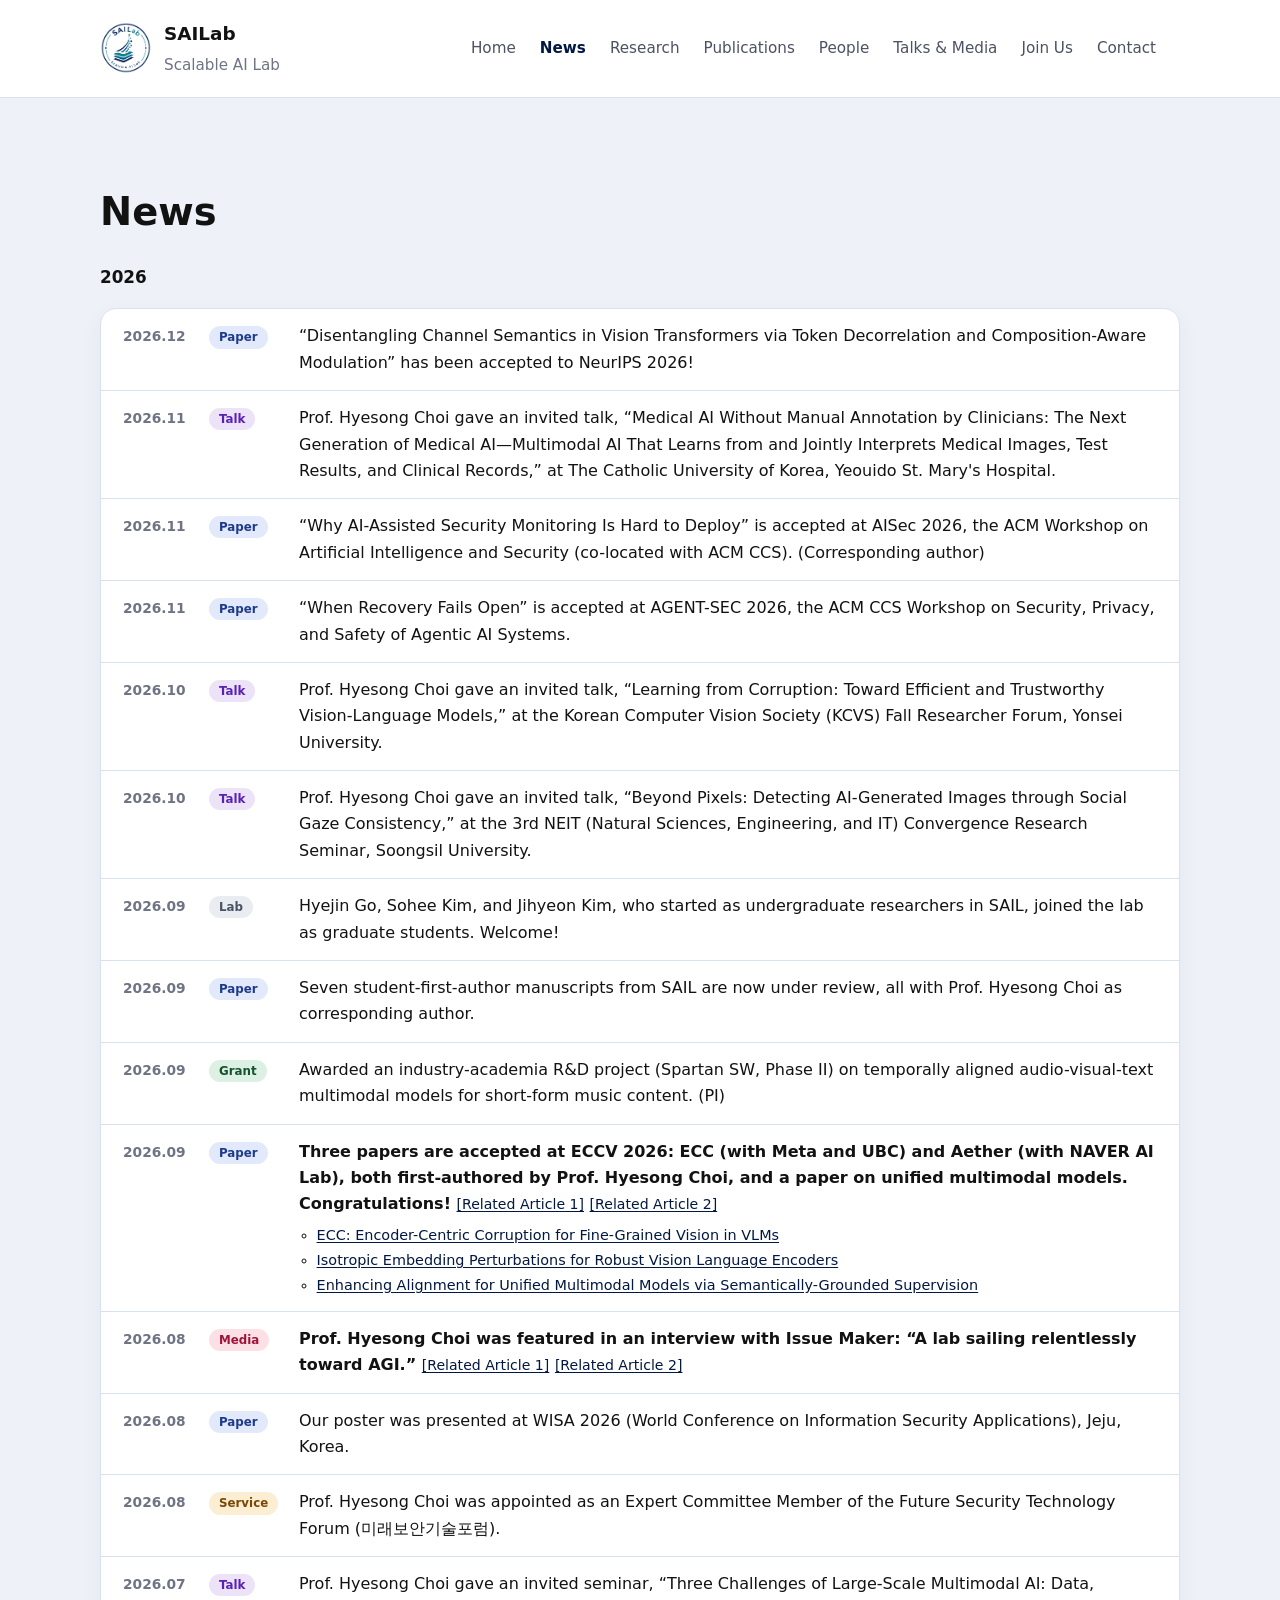
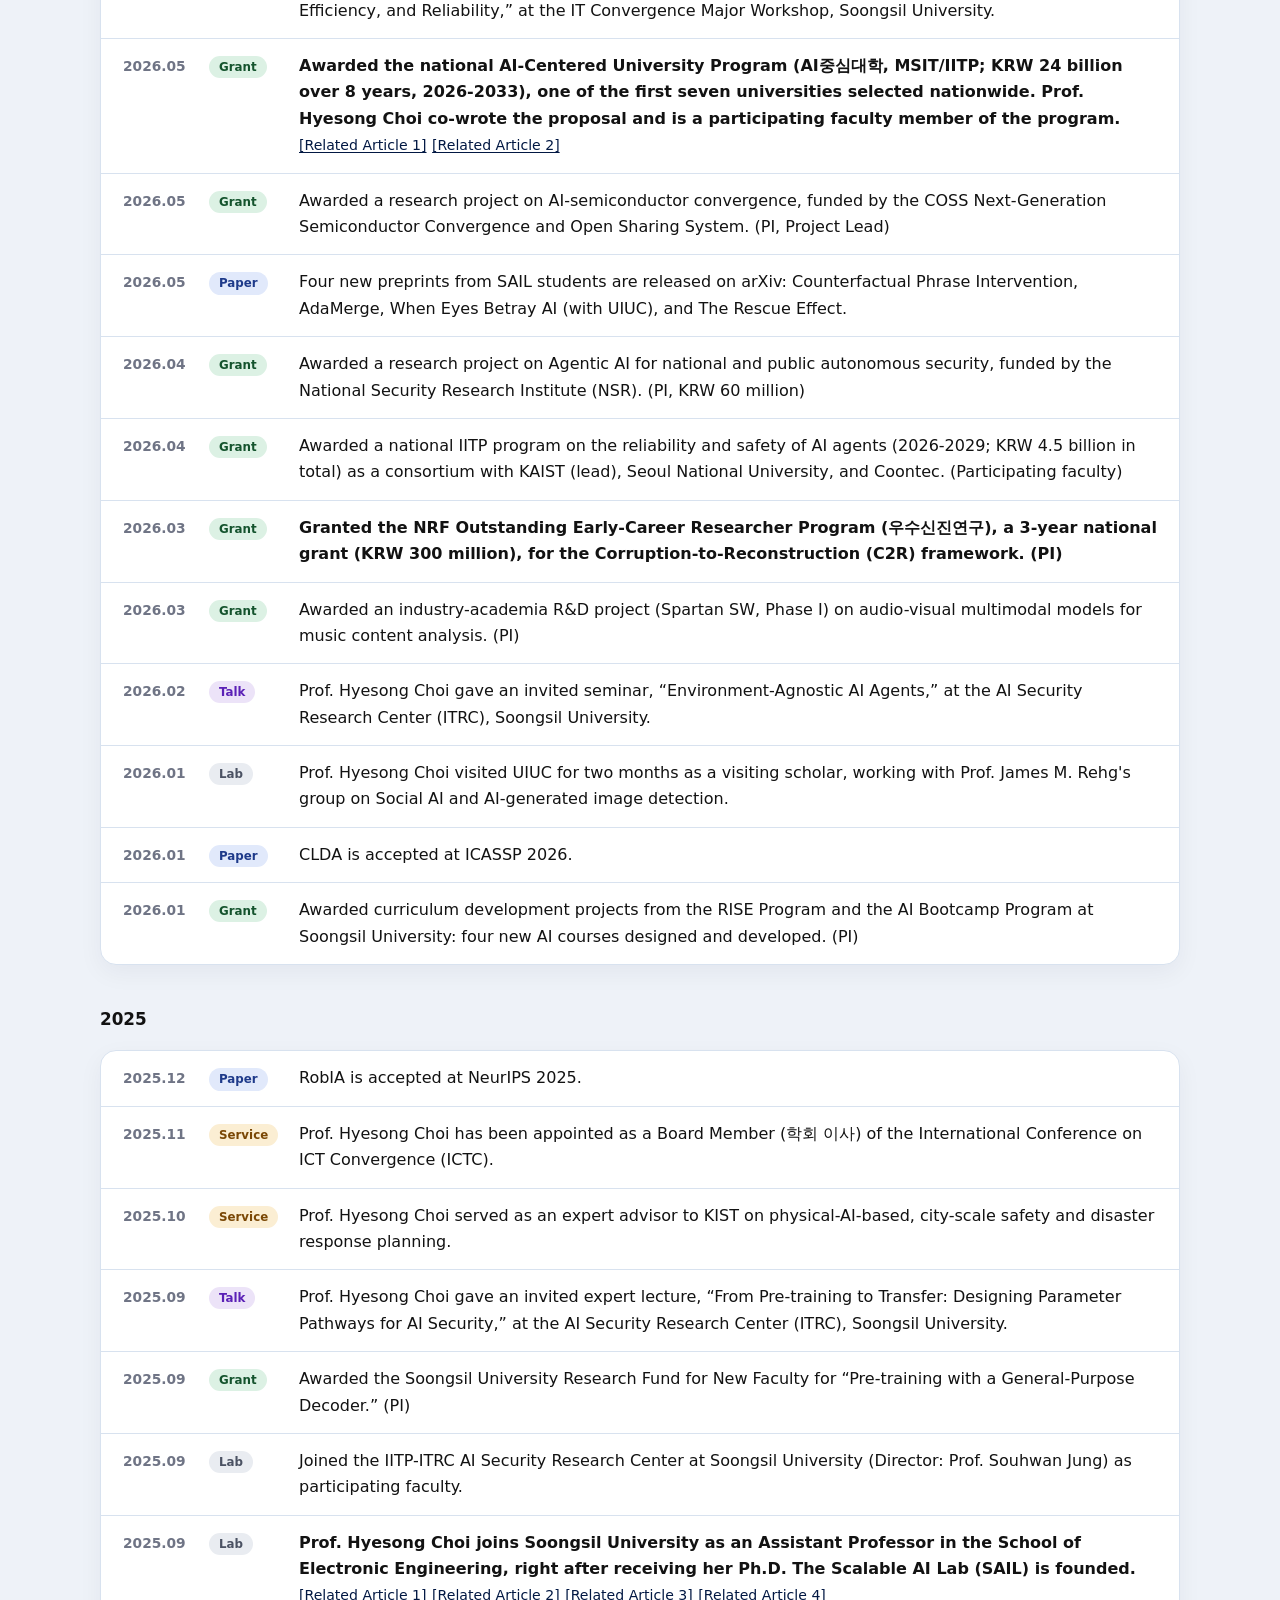
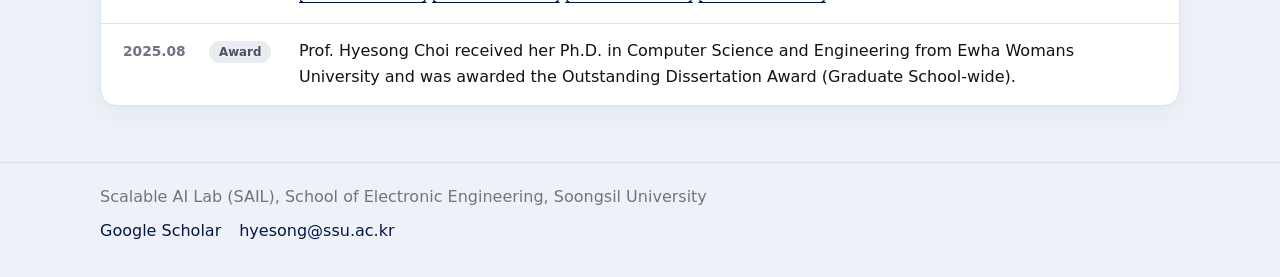
<file: news.html>
<!DOCTYPE html>
<html lang="en">
<head>
  <meta charset="UTF-8">
  <meta name="viewport" content="width=device-width, initial-scale=1.0">
  <title>SAIL | Scalable AI Lab, Soongsil University</title>
  <link rel="stylesheet" href="style.css">
  <script defer src="script.js"></script>
</head>
<body>
  <header class="site-header">
    <div class="container header-inner">
      <a href="index.html" class="brand">
        <img class="brand-logo" src="images/sailab_logo/sailab_logo.png" alt="" width="52" height="52">
        <span class="brand-name">SAILab</span>
        <span class="brand-tag">Scalable AI Lab</span>
      </a>
      <nav class="site-nav" id="site-nav">
        <a href="index.html" class="nav-link">Home</a>
        <a href="news.html" class="nav-link active" aria-current="page">News</a>
        <a href="research.html" class="nav-link">Research</a>
        <a href="publications.html" class="nav-link">Publications</a>
        <a href="members.html" class="nav-link">People</a>
        <a href="talks.html" class="nav-link">Talks &amp; Media</a>
        <a href="join.html" class="nav-link">Join Us</a>
        <a href="contact.html" class="nav-link">Contact</a>
      </nav>
      <button class="nav-toggle" aria-label="Toggle navigation" aria-controls="site-nav" aria-expanded="false">
        <span></span><span></span><span></span>
      </button>
    </div>
  </header>

  <main>
    <section class="section">
      <div class="container">
        <h1>News</h1>

        <!-- 내용은 script.js 윗부분의 news / upcoming 데이터에서 자동으로 채워집니다 -->
        <div class="news-upcoming" data-render="upcoming"></div>
        <div data-render="news-archive"></div>
      </div>
    </section>
  </main>

  <footer class="site-footer">
    <div class="container footer-inner">
      <p>Scalable AI Lab (SAIL), School of Electronic Engineering, Soongsil University</p>
      <div class="footer-links">
        <a href="https://scholar.google.com/citations?user=Ll3vLUsAAAAJ" target="_blank" rel="noopener noreferrer">Google Scholar</a>
        <a href="mailto:hyesong@ssu.ac.kr">hyesong@ssu.ac.kr</a>
      </div>
    </div>
  </footer>
</body>
</html>
</file>
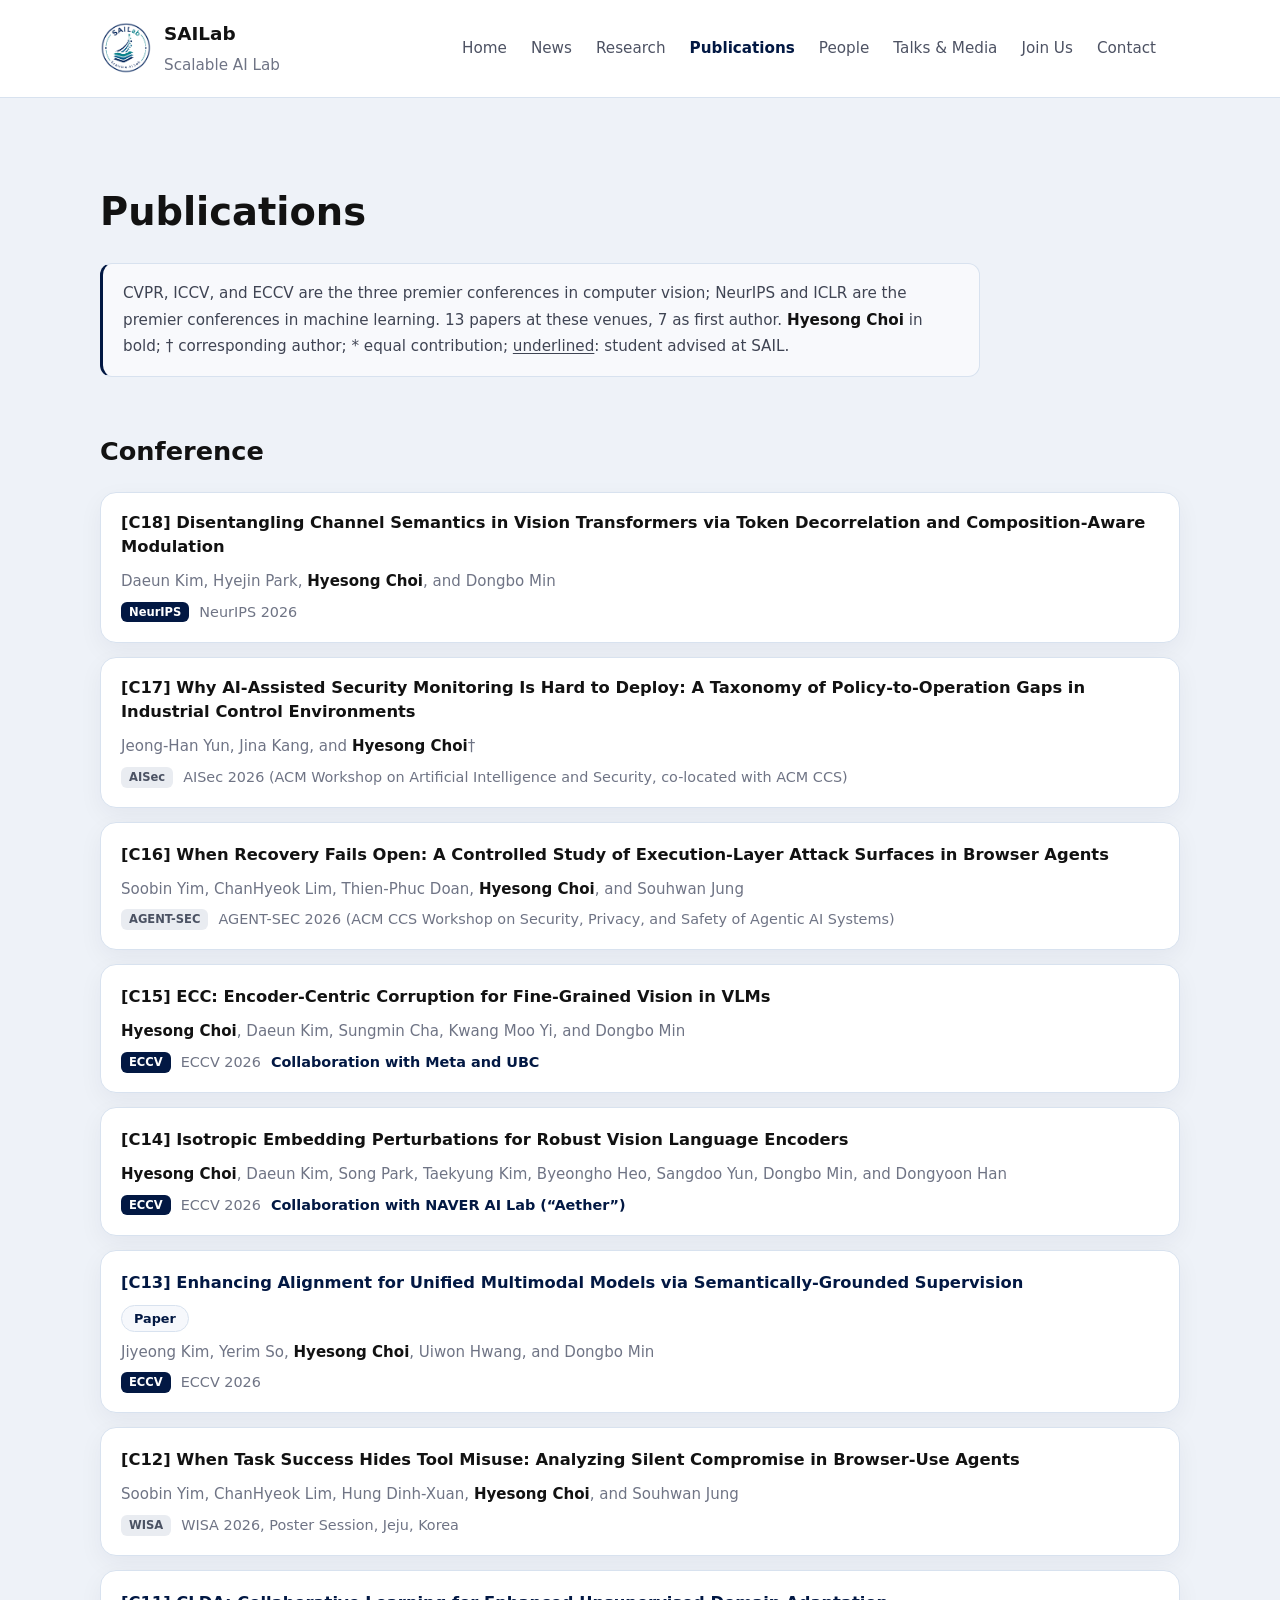
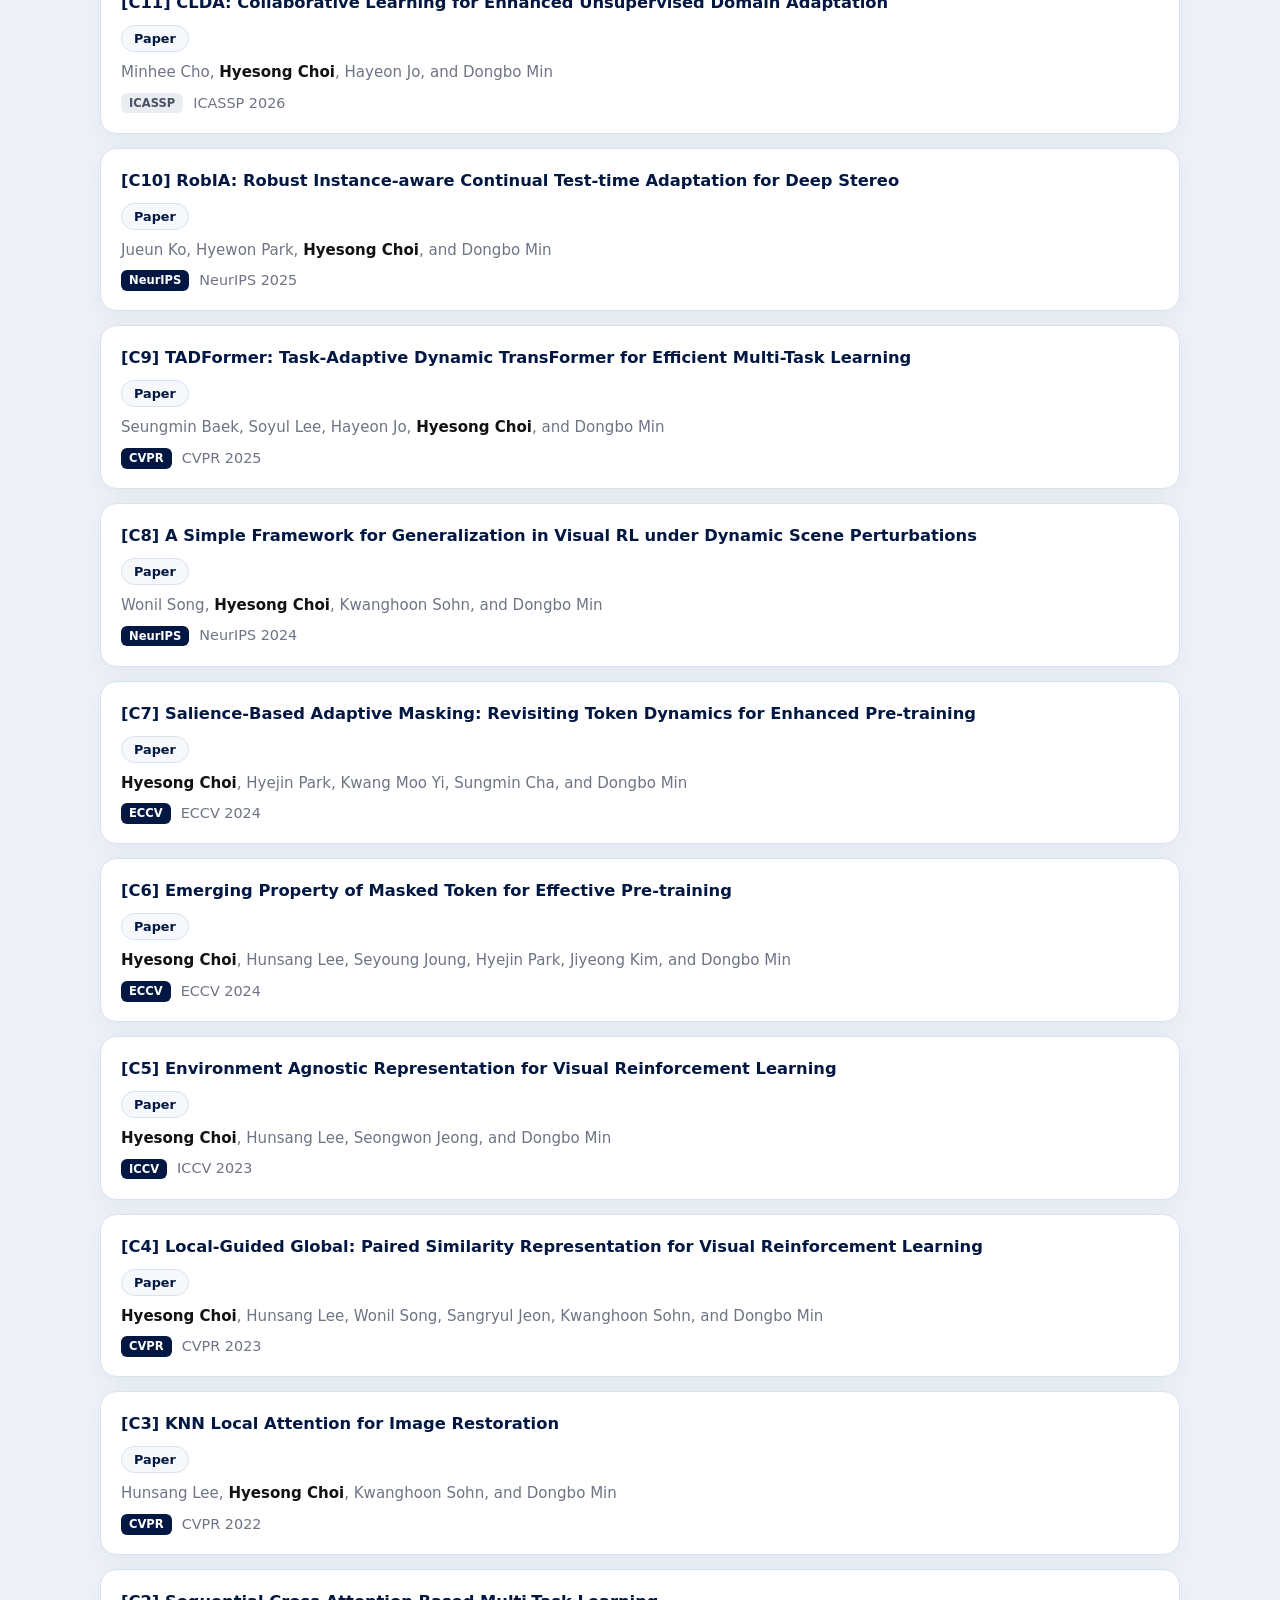
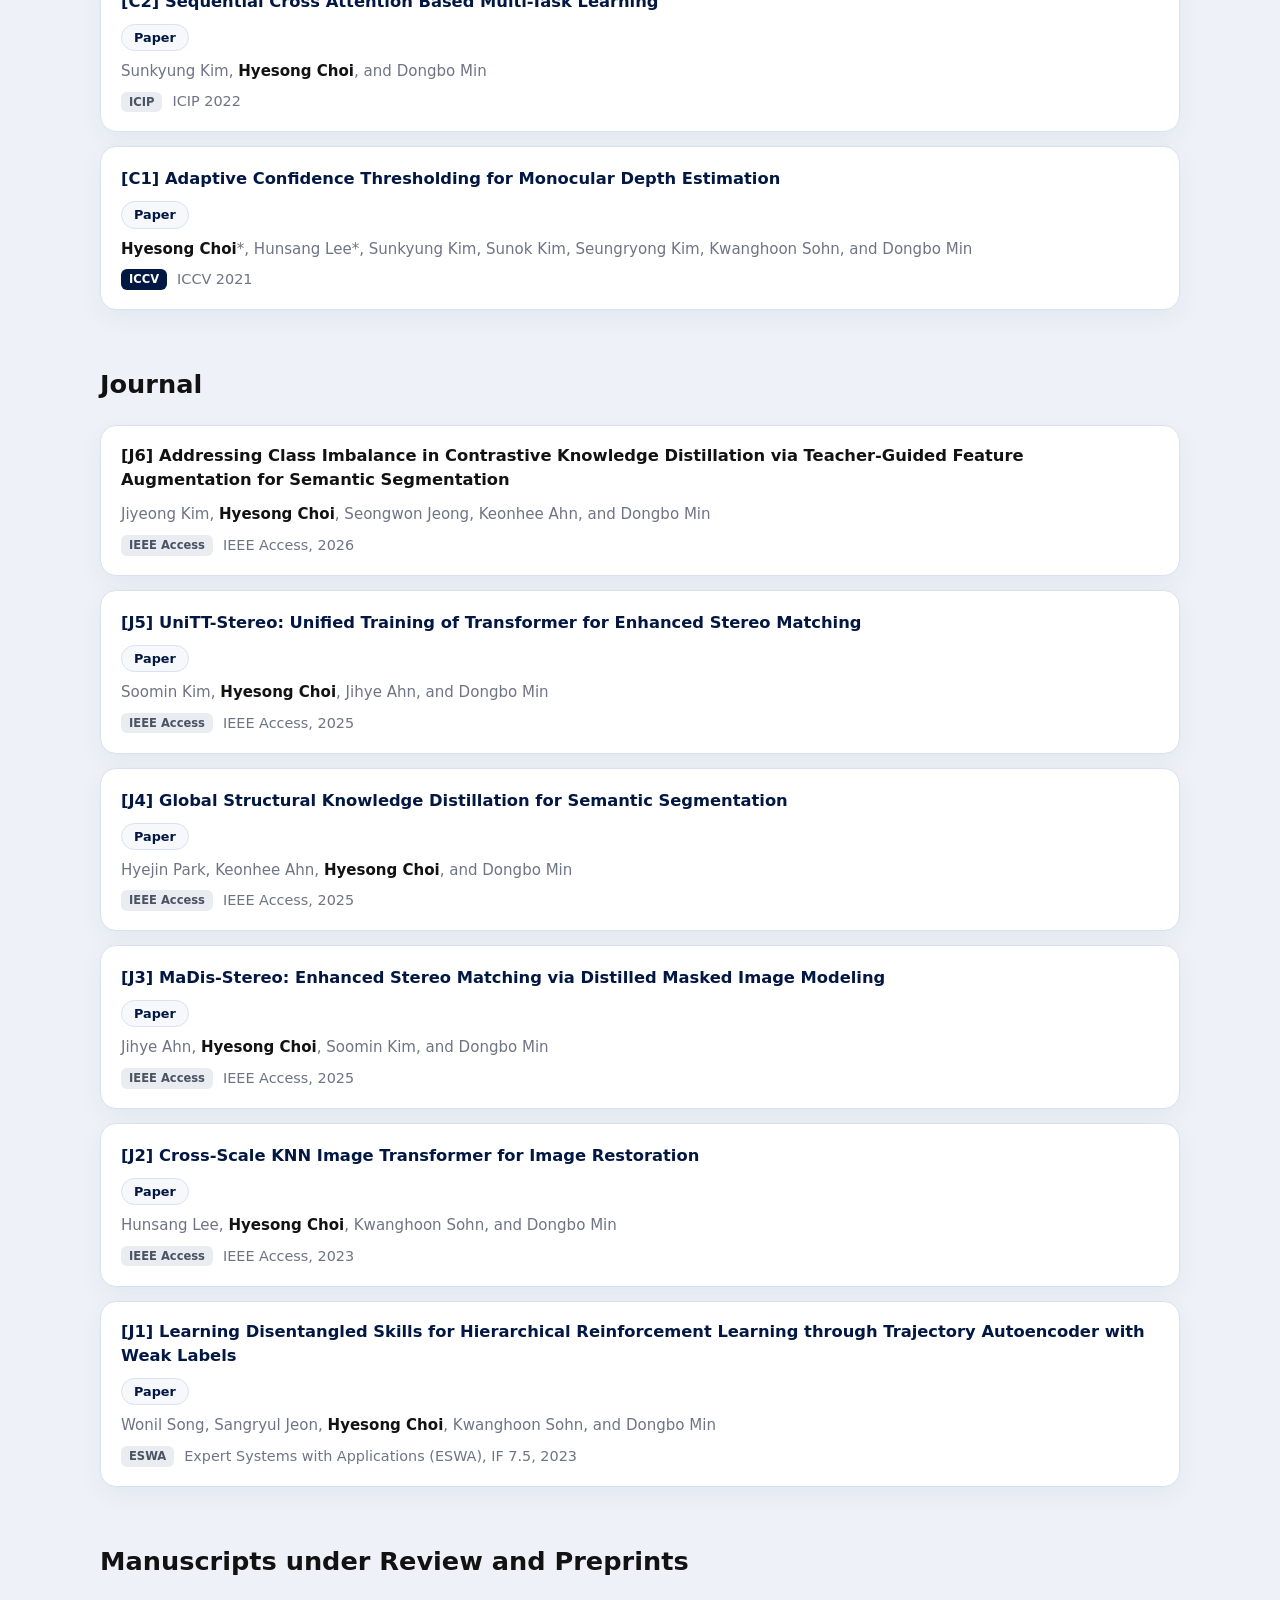
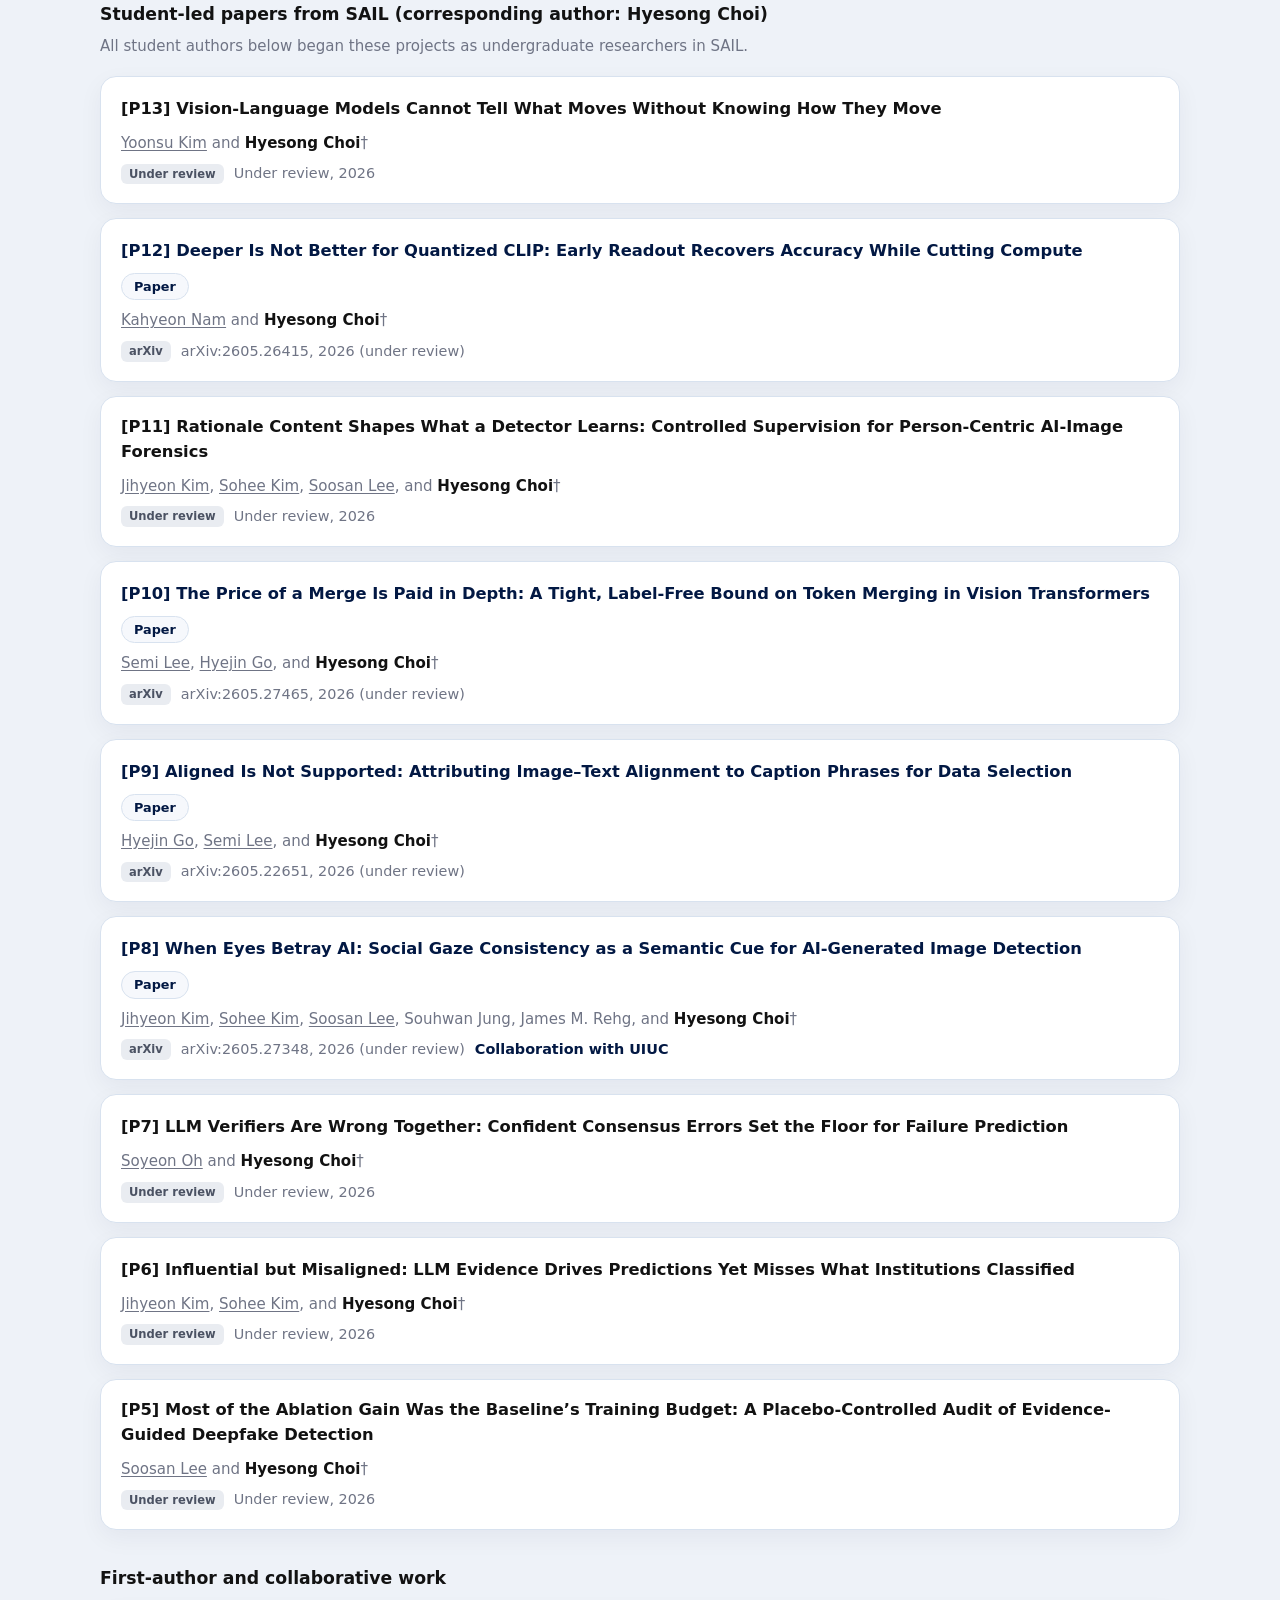
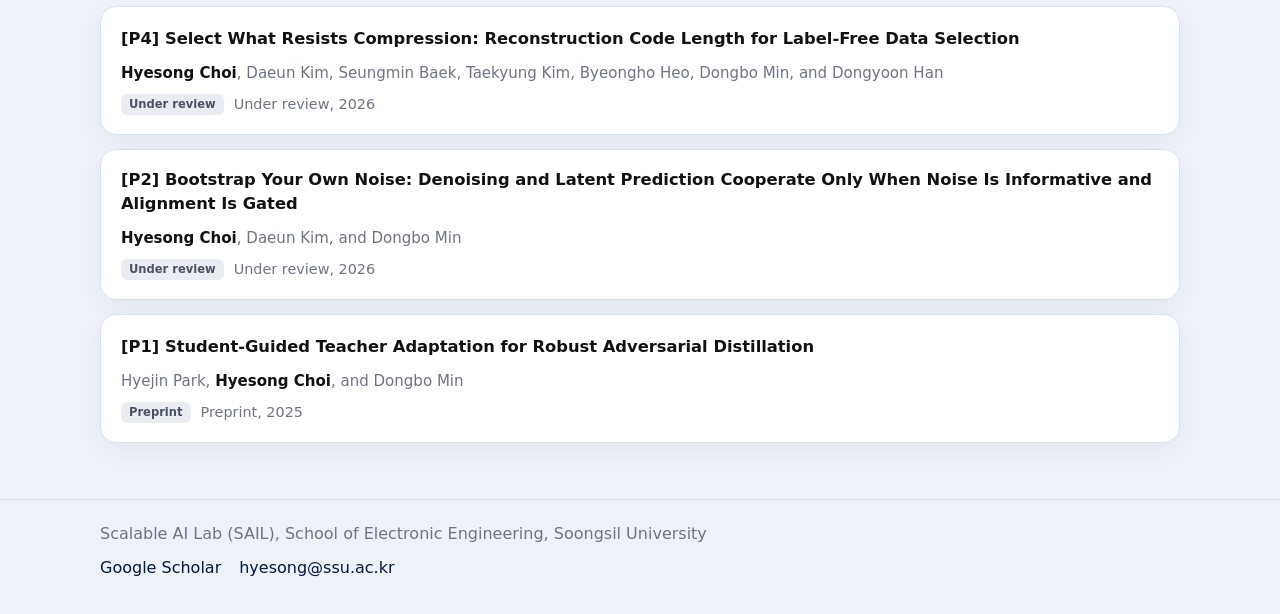
<file: publications.html>
<!DOCTYPE html>
<html lang="en">
<head>
  <meta charset="UTF-8">
  <meta name="viewport" content="width=device-width, initial-scale=1.0">
  <title>SAIL | Scalable AI Lab, Soongsil University</title>
  <link rel="stylesheet" href="style.css">
  <script defer src="script.js"></script>
</head>
<body>
  <header class="site-header">
    <div class="container header-inner">
      <a href="index.html" class="brand">
        <img class="brand-logo" src="images/sailab_logo/sailab_logo.png" alt="" width="52" height="52">
        <span class="brand-name">SAILab</span>
        <span class="brand-tag">Scalable AI Lab</span>
      </a>
      <nav class="site-nav" id="site-nav">
        <a href="index.html" class="nav-link">Home</a>
        <a href="news.html" class="nav-link">News</a>
        <a href="research.html" class="nav-link">Research</a>
        <a href="publications.html" class="nav-link active" aria-current="page">Publications</a>
        <a href="members.html" class="nav-link">People</a>
        <a href="talks.html" class="nav-link">Talks &amp; Media</a>
        <a href="join.html" class="nav-link">Join Us</a>
        <a href="contact.html" class="nav-link">Contact</a>
      </nav>
      <button class="nav-toggle" aria-label="Toggle navigation" aria-controls="site-nav" aria-expanded="false">
        <span></span><span></span><span></span>
      </button>
    </div>
  </header>

  <main>
    <section class="section">
      <div class="container">
        <h1>Publications</h1>

        <!-- 안내문 (지시문 문장 그대로, 표기 규칙 부분만 실제 모양으로 보여줌)
             "12 papers": CV 목록 기준으로는 NeurIPS 2026 포함 13편 → 교수님 확인 후 수정 -->
        <div class="pub-notice">
          CVPR, ICCV, and ECCV are the three premier conferences in computer vision; NeurIPS and ICLR are the premier conferences in machine learning. 13 papers at these venues, 7 as first author. <strong class="pi-name">Hyesong Choi</strong> in bold; † corresponding author; * equal contribution; <u class="sail-student">underlined</u>: student advised at SAIL.
        </div>

        <!--
          목록은 script.js 윗부분의 publications 데이터에서 자동으로 채워집니다.
          새 논문은 데이터에 추가만 하면 group 값에 맞는 묶음에 나옵니다.
          conf = Conference / journal = Journal
          student = 학생 주도 묶음 / collab = First-author and collaborative work
          [2026.09] 교수님 CV에 맞춰 AISec, AGENT-SEC, WISA를 Conference로 옮기고
                    "Workshop and Poster" 섹션은 삭제했습니다.
        -->

        <section class="pub-section" id="conference">
          <h2>Conference</h2>
          <ul class="publication-list" data-pub-group="conf"></ul>
        </section>

        <section class="pub-section" id="journal">
          <h2>Journal</h2>
          <ul class="publication-list" data-pub-group="journal"></ul>
        </section>

        <section class="pub-section" id="preprints">
          <h2>Manuscripts under Review and Preprints</h2>

          <div class="pub-group">
            <h3>Student-led papers from SAIL (corresponding author: Hyesong Choi)</h3>
            <p class="pub-group-desc">All student authors below began these projects as undergraduate researchers in SAIL.</p>
            <ul class="publication-list" data-pub-group="student"></ul>
          </div>

          <div class="pub-group">
            <h3>First-author and collaborative work</h3>
            <ul class="publication-list" data-pub-group="collab"></ul>
          </div>
        </section>
      </div>
    </section>
  </main>

  <footer class="site-footer">
    <div class="container footer-inner">
      <p>Scalable AI Lab (SAIL), School of Electronic Engineering, Soongsil University</p>
      <div class="footer-links">
        <a href="https://scholar.google.com/citations?user=Ll3vLUsAAAAJ" target="_blank" rel="noopener noreferrer">Google Scholar</a>
        <a href="mailto:hyesong@ssu.ac.kr">hyesong@ssu.ac.kr</a>
      </div>
    </div>
  </footer>
</body>
</html>
</file>
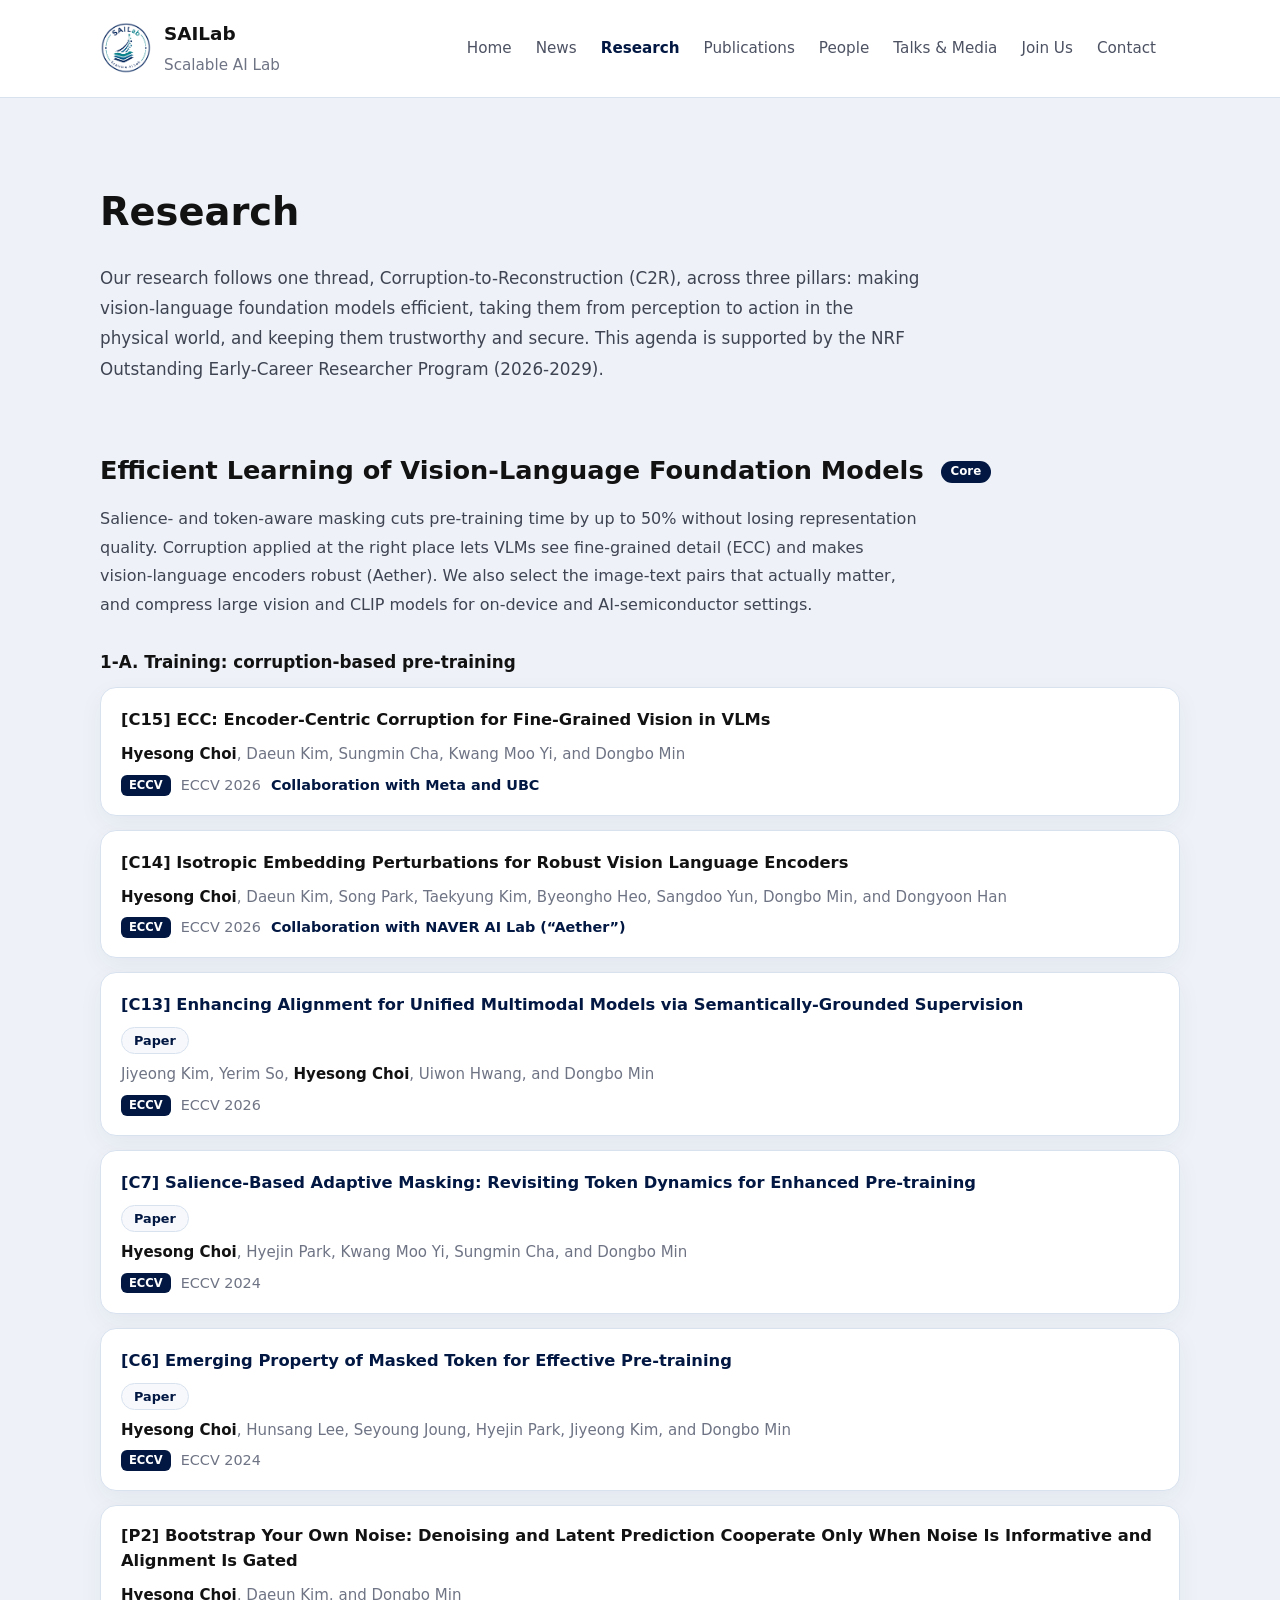
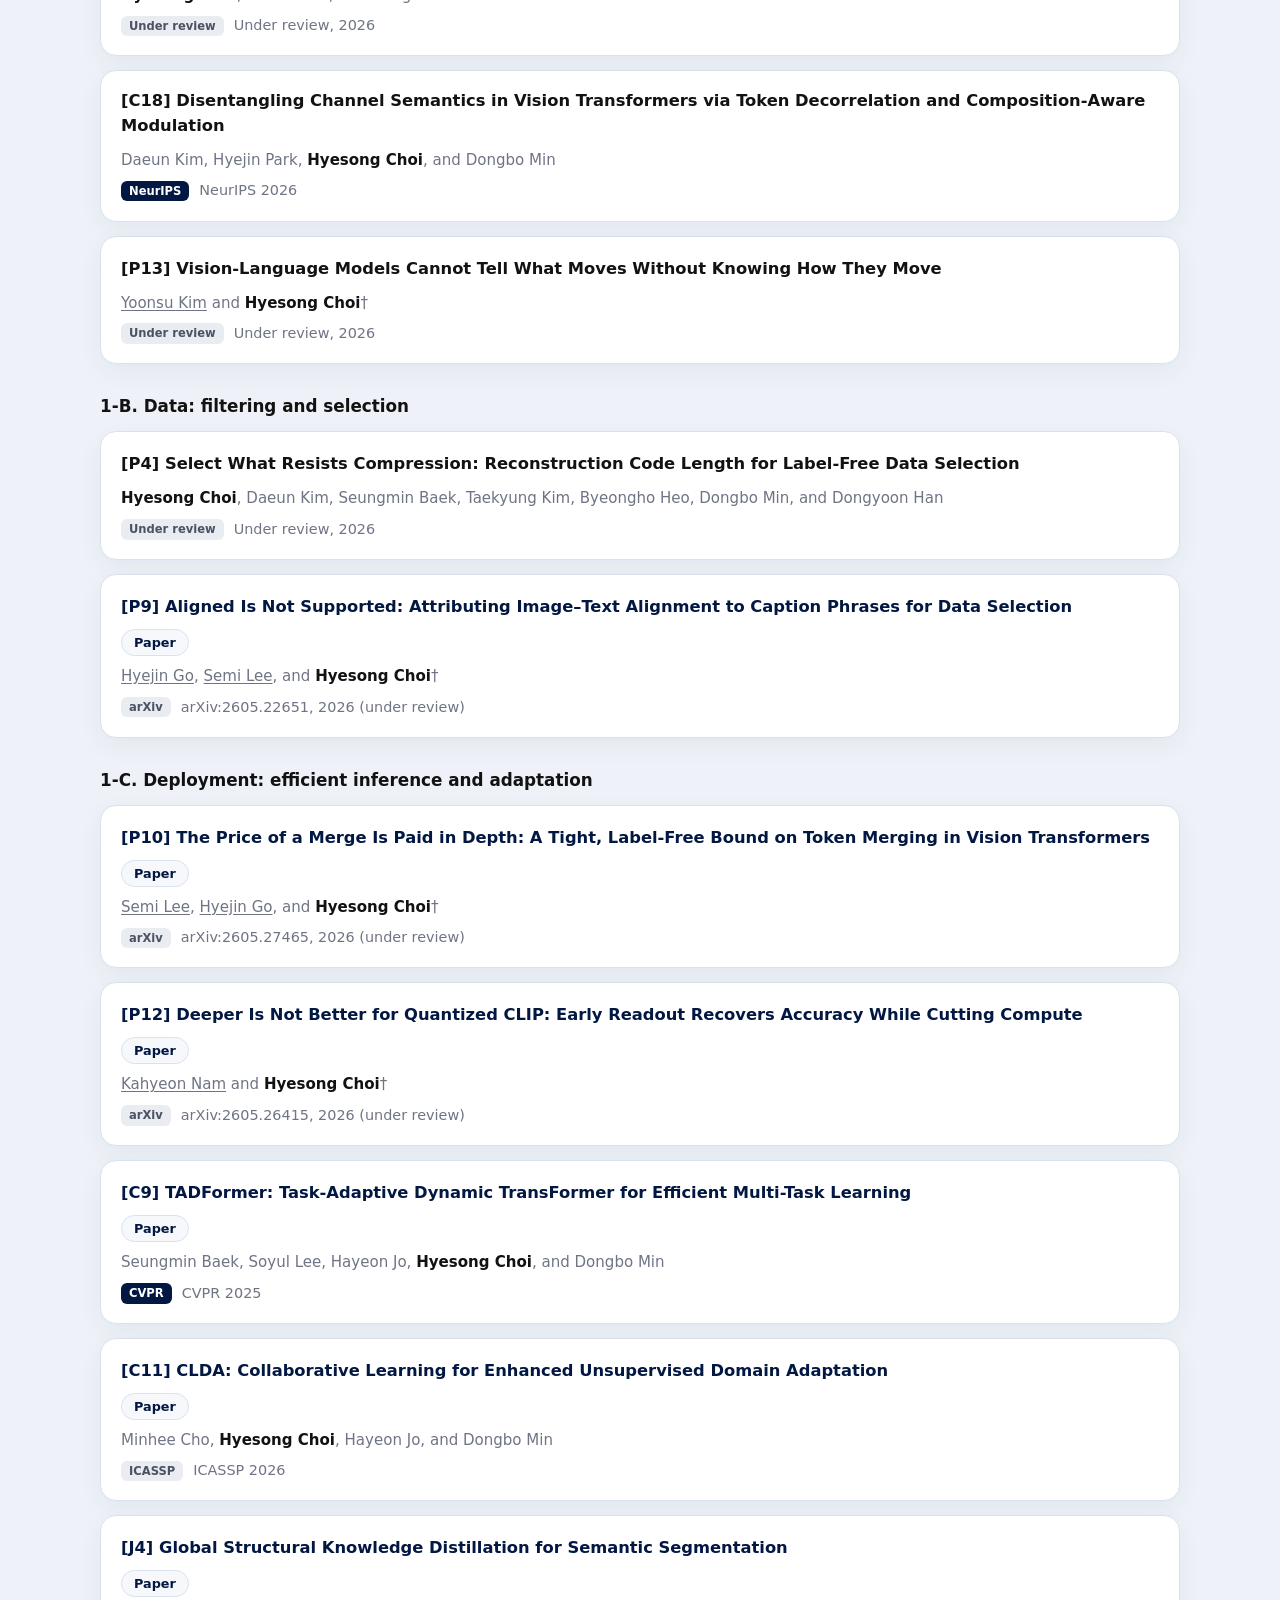
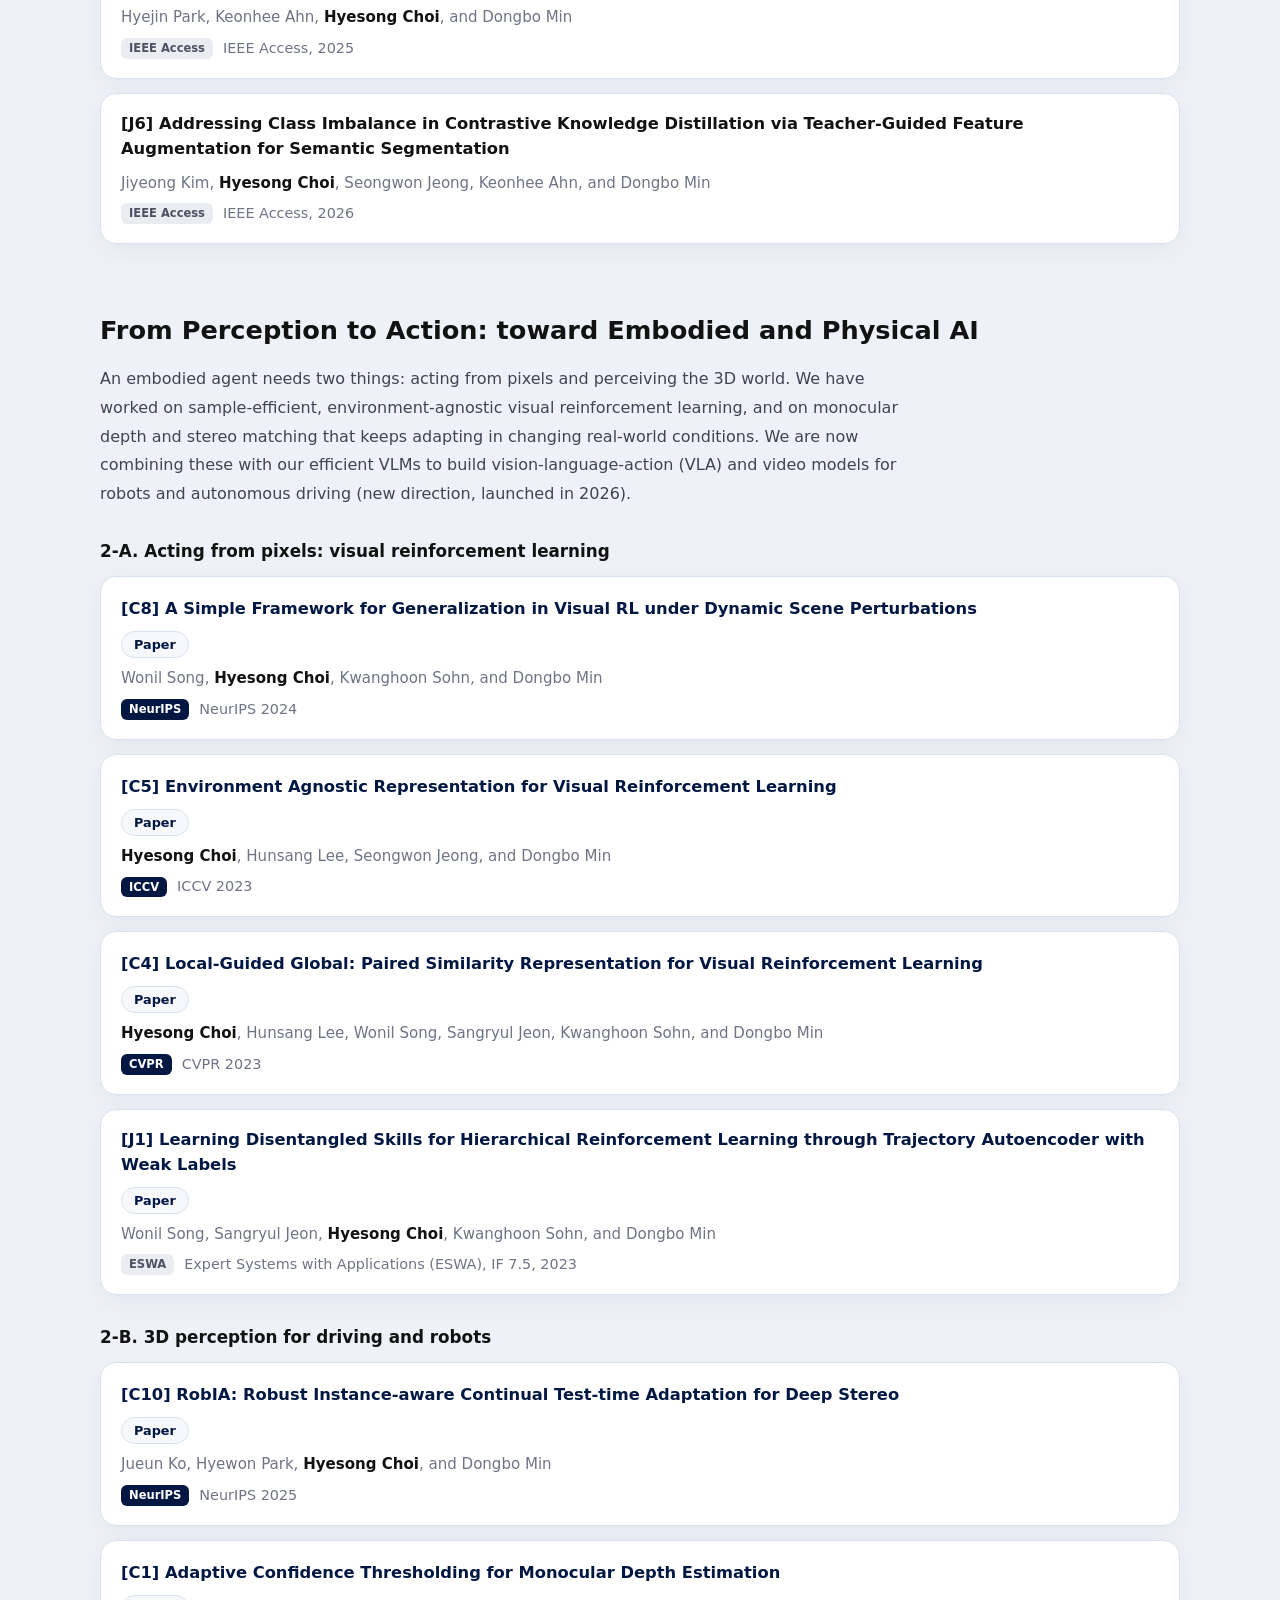
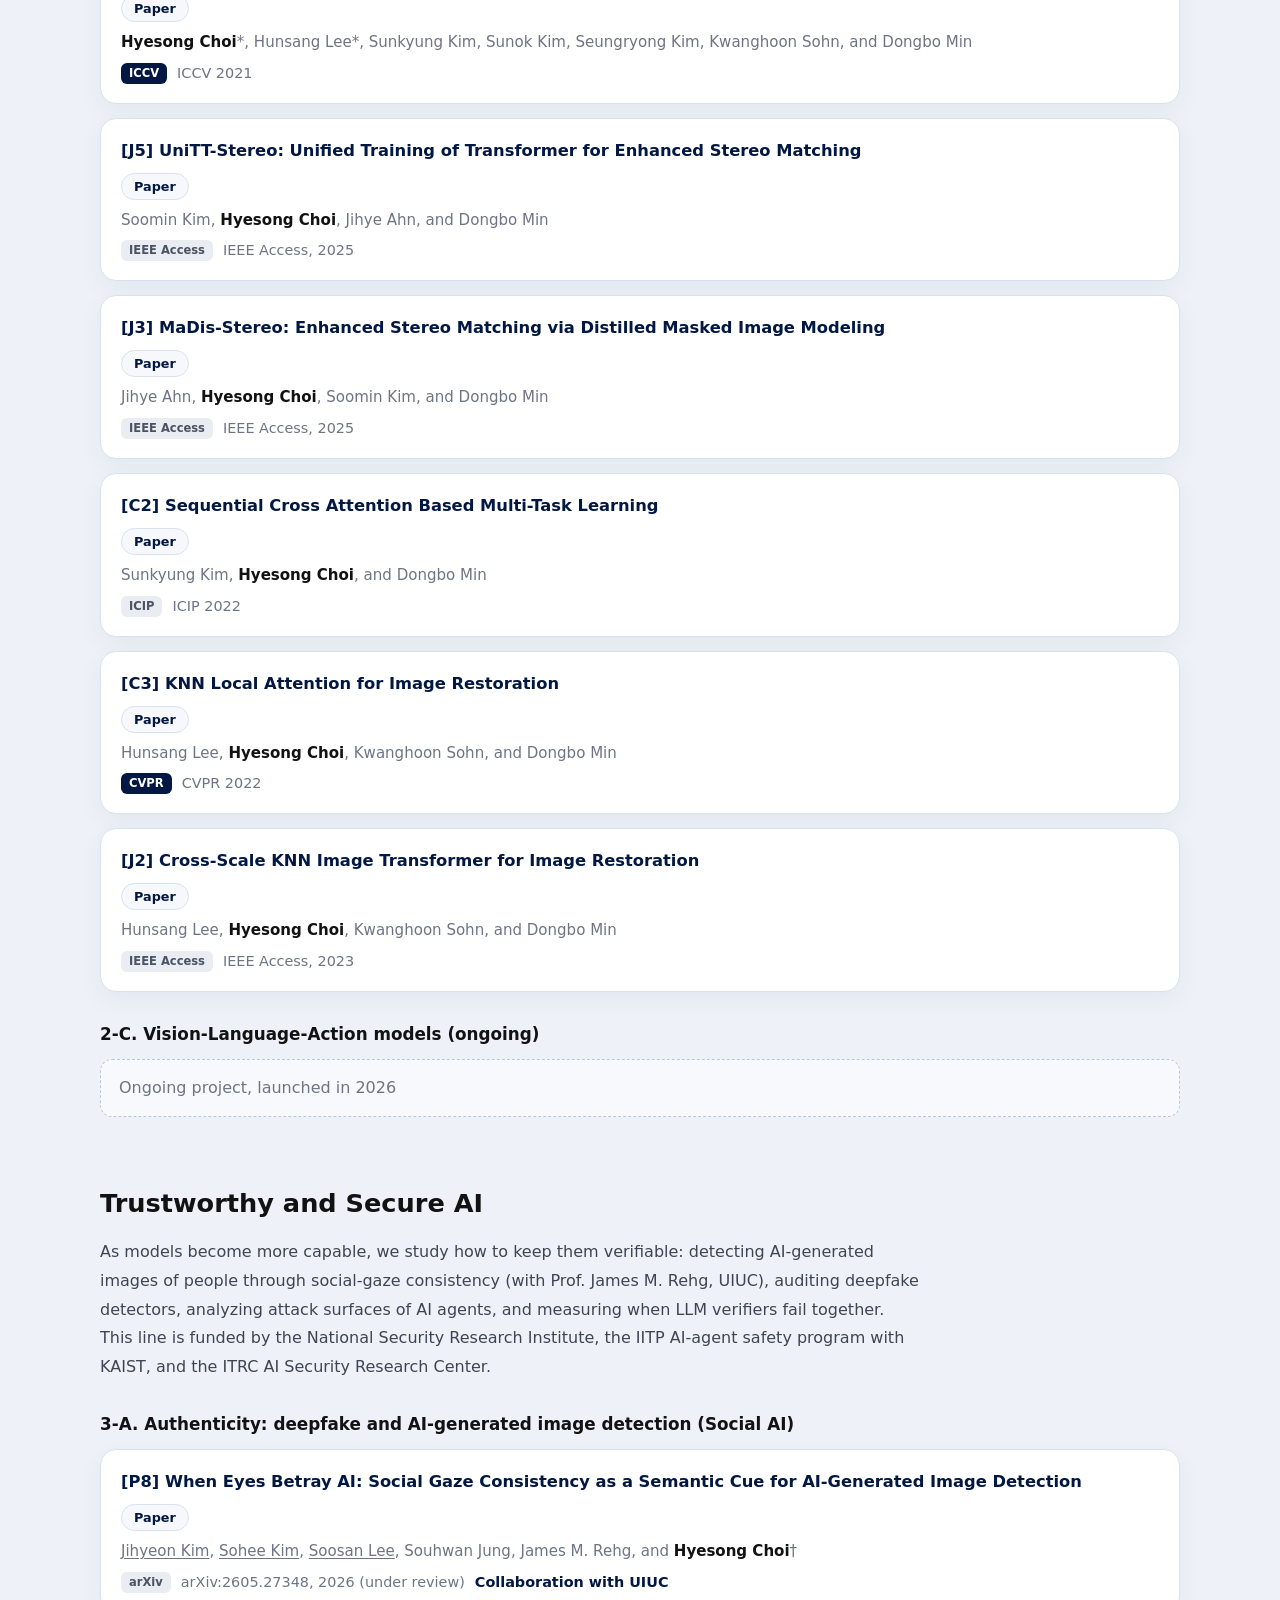
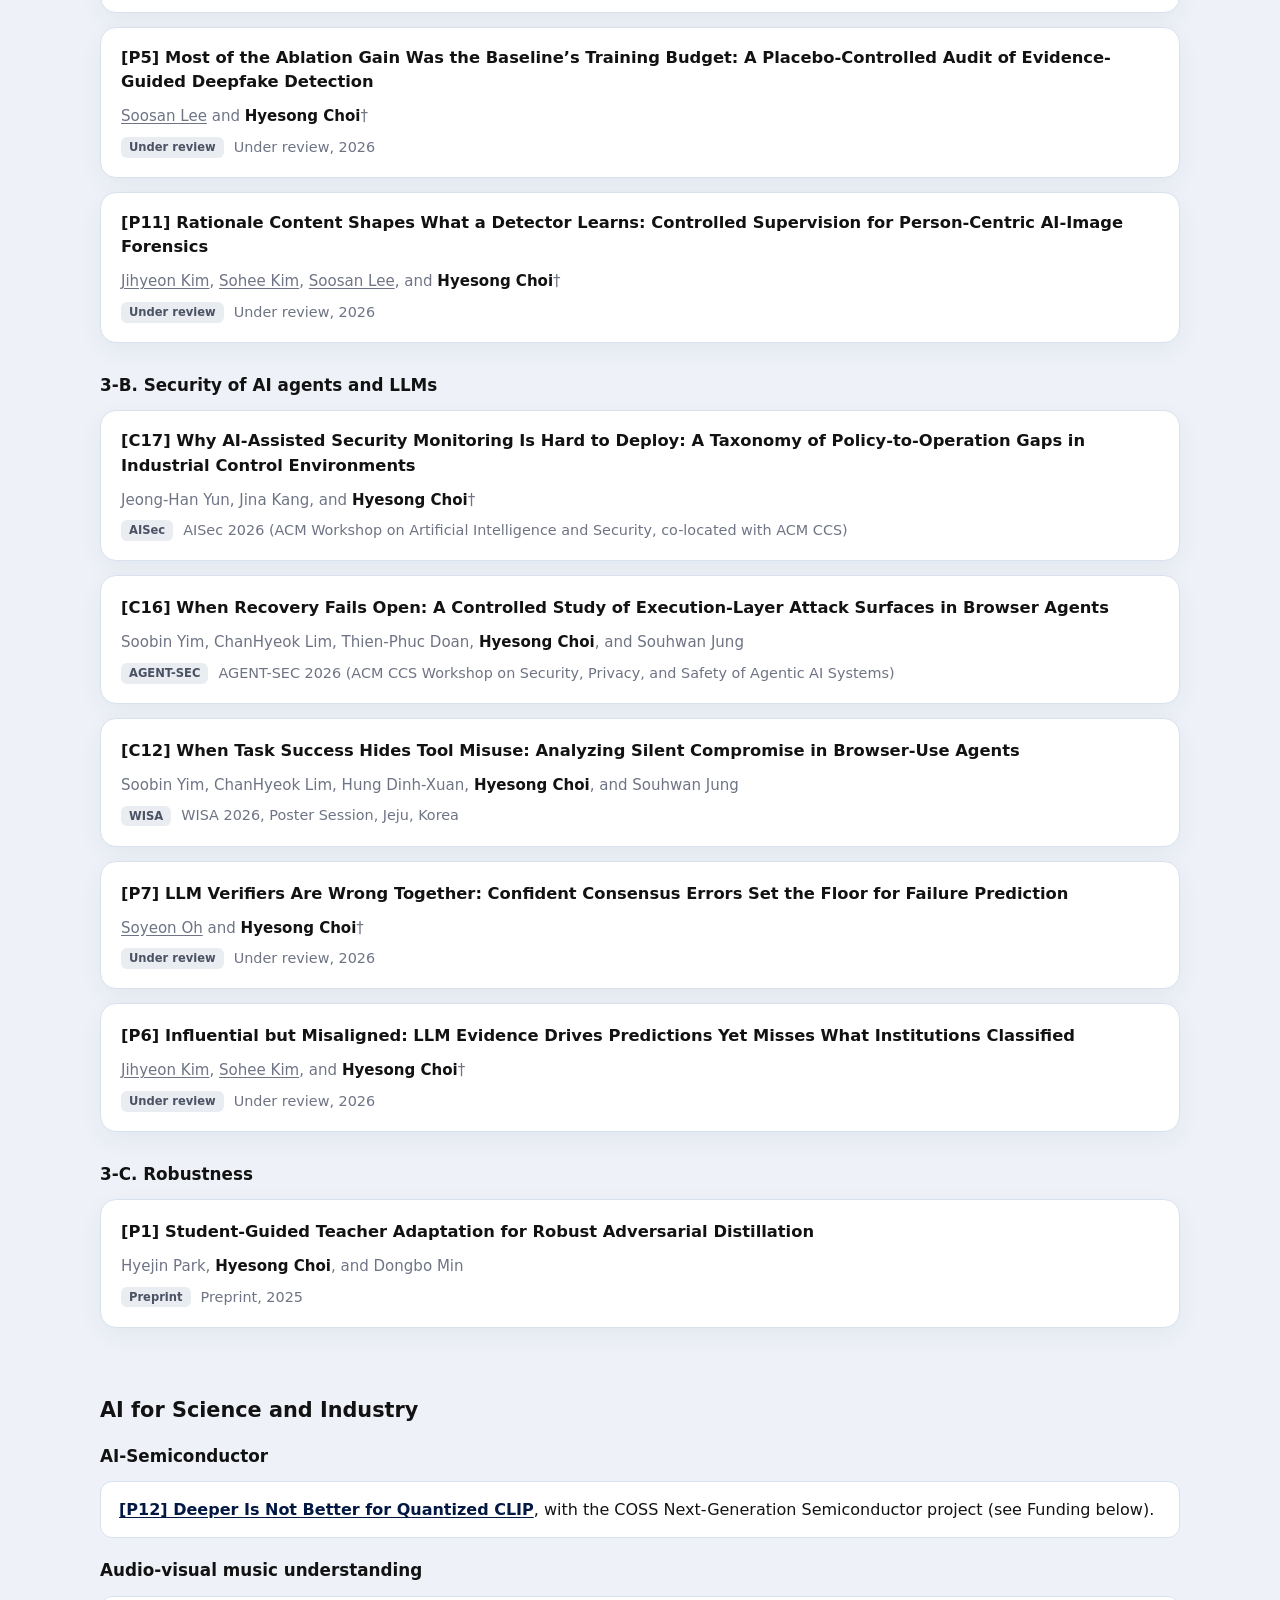
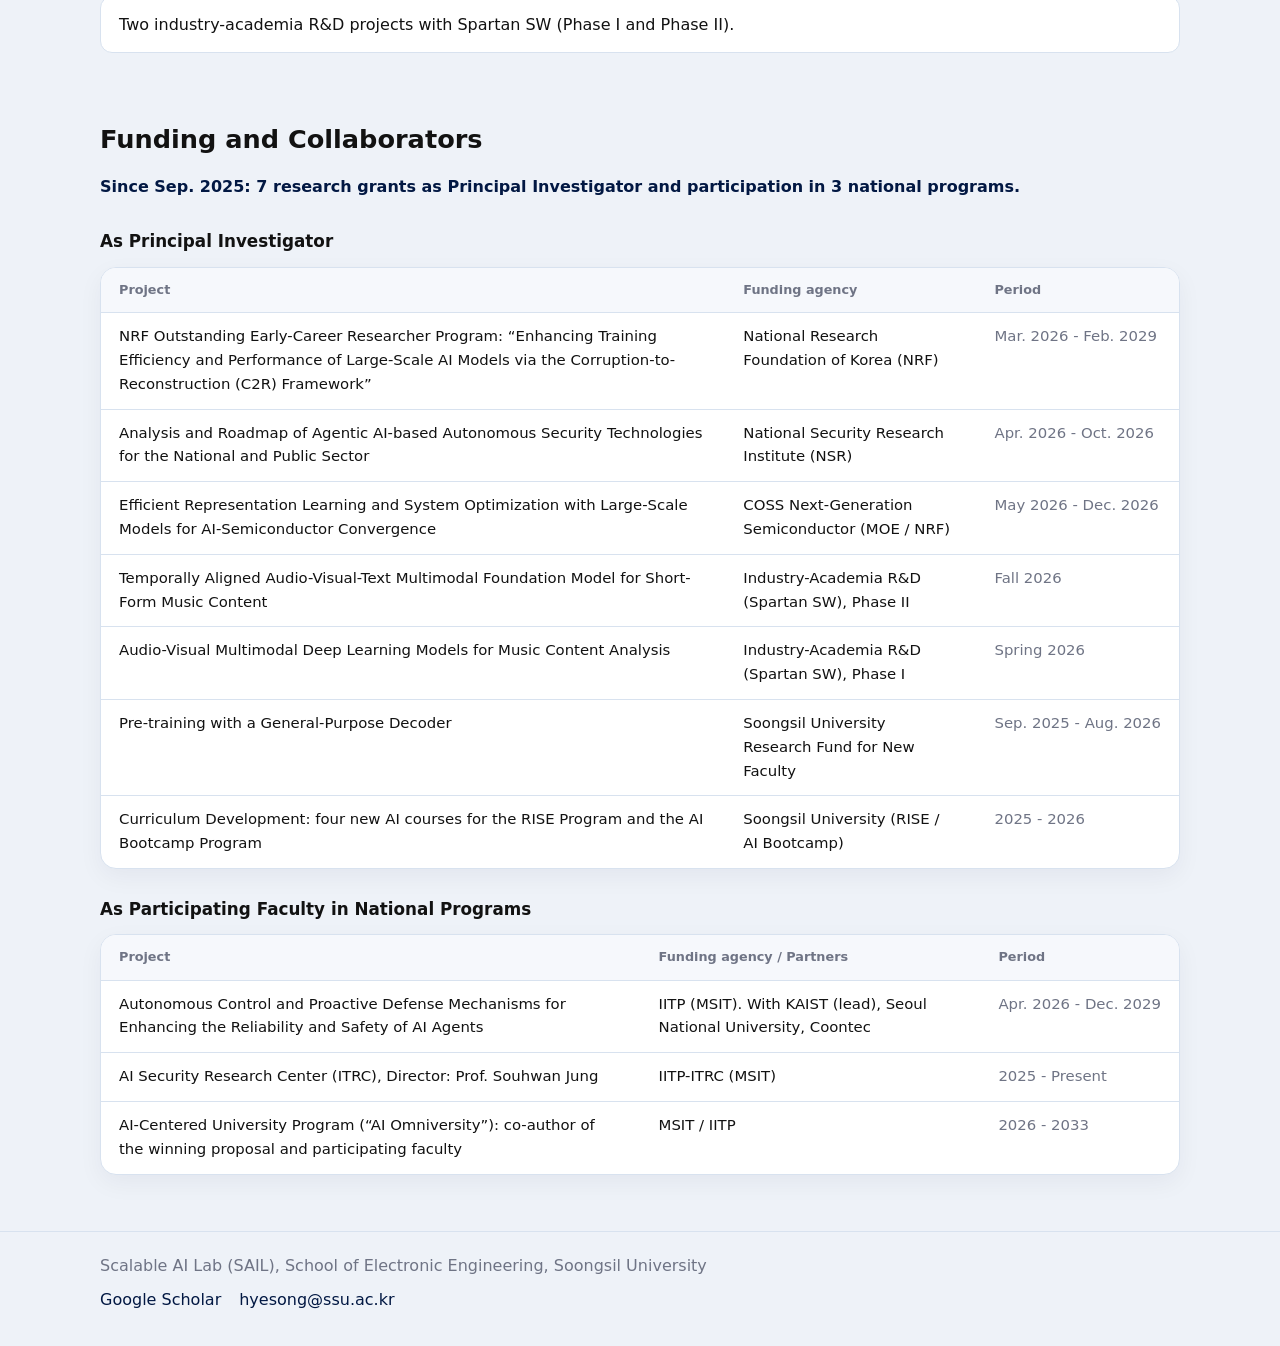
<file: research.html>
<!DOCTYPE html>
<html lang="en">
<head>
  <meta charset="UTF-8">
  <meta name="viewport" content="width=device-width, initial-scale=1.0">
  <title>SAIL | Scalable AI Lab, Soongsil University</title>
  <link rel="stylesheet" href="style.css">
  <script defer src="script.js"></script>
</head>
<body>
  <header class="site-header">
    <div class="container header-inner">
      <a href="index.html" class="brand">
        <img class="brand-logo" src="images/sailab_logo/sailab_logo.png" alt="" width="52" height="52">
        <span class="brand-name">SAILab</span>
        <span class="brand-tag">Scalable AI Lab</span>
      </a>
      <nav class="site-nav" id="site-nav">
        <a href="index.html" class="nav-link">Home</a>
        <a href="news.html" class="nav-link">News</a>
        <a href="research.html" class="nav-link active" aria-current="page">Research</a>
        <a href="publications.html" class="nav-link">Publications</a>
        <a href="members.html" class="nav-link">People</a>
        <a href="talks.html" class="nav-link">Talks &amp; Media</a>
        <a href="join.html" class="nav-link">Join Us</a>
        <a href="contact.html" class="nav-link">Contact</a>
      </nav>
      <button class="nav-toggle" aria-label="Toggle navigation" aria-controls="site-nav" aria-expanded="false">
        <span></span><span></span><span></span>
      </button>
    </div>
  </header>

  <main>
    <section class="section">
      <div class="container">
        <h1>Research</h1>
        <p class="research-lead">Our research follows one thread, Corruption-to-Reconstruction (C2R), across three pillars: making vision-language foundation models efficient, taking them from perception to action in the physical world, and keeping them trustworthy and secure. This agenda is supported by the NRF Outstanding Early-Career Researcher Program (2026-2029).</p>

        <!--
          논문 목록 넣는 법: <ul class="publication-list" data-papers="번호, 번호, ..."></ul>
          적은 순서대로 나오고, 제목·저자·학회는 script.js 윗부분 데이터에서 자동으로 가져옵니다.
          대표 그림 넣는 법: pillar-figure 안의 img 줄 앞뒤 주석 표시를 지우면 됩니다.
        -->

        <!-- ===== 기둥 1 ===== -->
        <section class="pillar" id="pillar-1">
          <div class="pillar-head">
            <div>
              <h2>Efficient Learning of Vision-Language Foundation Models <span class="tag-core">Core</span></h2>
              <p class="pillar-desc">Salience- and token-aware masking cuts pre-training time by up to 50% without losing representation quality. Corruption applied at the right place lets VLMs see fine-grained detail (ECC) and makes vision-language encoders robust (Aether). We also select the image-text pairs that actually matter, and compress large vision and CLIP models for on-device and AI-semiconductor settings.</p>
            </div>
            <div class="pillar-figure"><!-- <img src="images/research/pillar-1.png" alt="Efficient Learning of Vision-Language Foundation Models"> --></div>
          </div>

          <div class="pillar-sub">
            <h3>1-A. Training: corruption-based pre-training</h3>
            <ul class="publication-list" data-papers="C15, C14, C13, C7, C6, P2, C18, P13"></ul>
          </div>
          <div class="pillar-sub">
            <h3>1-B. Data: filtering and selection</h3>
            <ul class="publication-list" data-papers="P4, P9"></ul>
          </div>
          <div class="pillar-sub">
            <h3>1-C. Deployment: efficient inference and adaptation</h3>
            <ul class="publication-list" data-papers="P10, P12, C9, C11, J4, J6"></ul>
          </div>
        </section>

        <!-- ===== 기둥 2 ===== -->
        <section class="pillar" id="pillar-2">
          <div class="pillar-head">
            <div>
              <h2>From Perception to Action: toward Embodied and Physical AI</h2>
              <p class="pillar-desc">An embodied agent needs two things: acting from pixels and perceiving the 3D world. We have worked on sample-efficient, environment-agnostic visual reinforcement learning, and on monocular depth and stereo matching that keeps adapting in changing real-world conditions. We are now combining these with our efficient VLMs to build vision-language-action (VLA) and video models for robots and autonomous driving (new direction, launched in 2026).</p>
            </div>
            <div class="pillar-figure"><!-- <img src="images/research/pillar-2.png" alt="From Perception to Action: toward Embodied and Physical AI"> --></div>
          </div>

          <div class="pillar-sub">
            <h3>2-A. Acting from pixels: visual reinforcement learning</h3>
            <ul class="publication-list" data-papers="C8, C5, C4, J1"></ul>
          </div>
          <div class="pillar-sub">
            <h3>2-B. 3D perception for driving and robots</h3>
            <ul class="publication-list" data-papers="C10, C1, J5, J3, C2, C3, J2"></ul>
          </div>
          <div class="pillar-sub">
            <h3>2-C. Vision-Language-Action models (ongoing)</h3>
            <p class="ongoing-note">Ongoing project, launched in 2026</p>
          </div>
        </section>

        <!-- ===== 기둥 3 ===== -->
        <section class="pillar" id="pillar-3">
          <div class="pillar-head">
            <div>
              <h2>Trustworthy and Secure AI</h2>
              <p class="pillar-desc">As models become more capable, we study how to keep them verifiable: detecting AI-generated images of people through social-gaze consistency (with Prof. James M. Rehg, UIUC), auditing deepfake detectors, analyzing attack surfaces of AI agents, and measuring when LLM verifiers fail together. This line is funded by the National Security Research Institute, the IITP AI-agent safety program with KAIST, and the ITRC AI Security Research Center.</p>
            </div>
            <div class="pillar-figure"><!-- <img src="images/research/pillar-3.png" alt="Trustworthy and Secure AI"> --></div>
          </div>

          <div class="pillar-sub">
            <h3>3-A. Authenticity: deepfake and AI-generated image detection (Social AI)</h3>
            <ul class="publication-list" data-papers="P8, P5, P11"></ul>
          </div>
          <div class="pillar-sub">
            <h3>3-B. Security of AI agents and LLMs</h3>
            <ul class="publication-list" data-papers="C17, C16, C12, P7, P6"></ul>
          </div>
          <div class="pillar-sub">
            <h3>3-C. Robustness</h3>
            <ul class="publication-list" data-papers="P1"></ul>
          </div>
        </section>

        <!-- ===== 응용 ===== -->
        <section class="pillar pillar--small" id="applications">
          <h2>AI for Science and Industry</h2>
          <div class="app-list">
            <div class="app-row">
              <h3>AI-Semiconductor</h3>
              <p class="app-text"><a href="#paper-P12">[P12] Deeper Is Not Better for Quantized CLIP</a>, with the COSS Next-Generation Semiconductor project (see Funding below).</p>
            </div>
            <div class="app-row">
              <h3>Audio-visual music understanding</h3>
              <p class="app-text">Two industry-academia R&amp;D projects with Spartan SW (Phase I and Phase II).</p>
            </div>
          </div>
        </section>

        <!-- ===== Funding and Collaborators ===== -->
        <section class="pillar" id="funding">
          <h2>Funding and Collaborators</h2>
          <p class="funding-lead">Since Sep. 2025: 7 research grants as Principal Investigator and participation in 3 national programs.</p>

          <h3 class="table-title">As Principal Investigator</h3>
          <div class="table-wrap">
            <table class="data-table">
              <thead>
                <tr><th scope="col">Project</th><th scope="col">Funding agency</th><th scope="col">Period</th></tr>
              </thead>
              <tbody>
                <tr>
                  <td>NRF Outstanding Early-Career Researcher Program: &ldquo;Enhancing Training Efficiency and Performance of Large-Scale AI Models via the Corruption-to-Reconstruction (C2R) Framework&rdquo;</td>
                  <td>National Research Foundation of Korea (NRF)</td>
                  <td>Mar. 2026 - Feb. 2029</td>
                </tr>
                <tr>
                  <td>Analysis and Roadmap of Agentic AI-based Autonomous Security Technologies for the National and Public Sector</td>
                  <td>National Security Research Institute (NSR)</td>
                  <td>Apr. 2026 - Oct. 2026</td>
                </tr>
                <tr>
                  <td>Efficient Representation Learning and System Optimization with Large-Scale Models for AI-Semiconductor Convergence</td>
                  <td>COSS Next-Generation Semiconductor (MOE / NRF)</td>
                  <td>May 2026 - Dec. 2026</td>
                </tr>
                <tr>
                  <td>Temporally Aligned Audio-Visual-Text Multimodal Foundation Model for Short-Form Music Content</td>
                  <td>Industry-Academia R&amp;D (Spartan SW), Phase II</td>
                  <td>Fall 2026</td>
                </tr>
                <tr>
                  <td>Audio-Visual Multimodal Deep Learning Models for Music Content Analysis</td>
                  <td>Industry-Academia R&amp;D (Spartan SW), Phase I</td>
                  <td>Spring 2026</td>
                </tr>
                <tr>
                  <td>Pre-training with a General-Purpose Decoder</td>
                  <td>Soongsil University Research Fund for New Faculty</td>
                  <td>Sep. 2025 - Aug. 2026</td>
                </tr>
                <tr>
                  <td>Curriculum Development: four new AI courses for the RISE Program and the AI Bootcamp Program</td>
                  <td>Soongsil University (RISE / AI Bootcamp)</td>
                  <td>2025 - 2026</td>
                </tr>
              </tbody>
            </table>
          </div>

          <h3 class="table-title">As Participating Faculty in National Programs</h3>
          <div class="table-wrap">
            <table class="data-table">
              <thead>
                <tr><th scope="col">Project</th><th scope="col">Funding agency / Partners</th><th scope="col">Period</th></tr>
              </thead>
              <tbody>
                <tr>
                  <td>Autonomous Control and Proactive Defense Mechanisms for Enhancing the Reliability and Safety of AI Agents</td>
                  <td>IITP (MSIT). With KAIST (lead), Seoul National University, Coontec</td>
                  <td>Apr. 2026 - Dec. 2029</td>
                </tr>
                <tr>
                  <td>AI Security Research Center (ITRC), Director: Prof. Souhwan Jung</td>
                  <td>IITP-ITRC (MSIT)</td>
                  <td>2025 - Present</td>
                </tr>
                <tr>
                  <td>AI-Centered University Program (&ldquo;AI Omniversity&rdquo;): co-author of the winning proposal and participating faculty</td>
                  <td>MSIT / IITP</td>
                  <td>2026 - 2033</td>
                </tr>
              </tbody>
            </table>
          </div>
        </section>
      </div>
    </section>
  </main>

  <footer class="site-footer">
    <div class="container footer-inner">
      <p>Scalable AI Lab (SAIL), School of Electronic Engineering, Soongsil University</p>
      <div class="footer-links">
        <a href="https://scholar.google.com/citations?user=Ll3vLUsAAAAJ" target="_blank" rel="noopener noreferrer">Google Scholar</a>
        <a href="mailto:hyesong@ssu.ac.kr">hyesong@ssu.ac.kr</a>
      </div>
    </div>
  </footer>
</body>
</html>
</file>
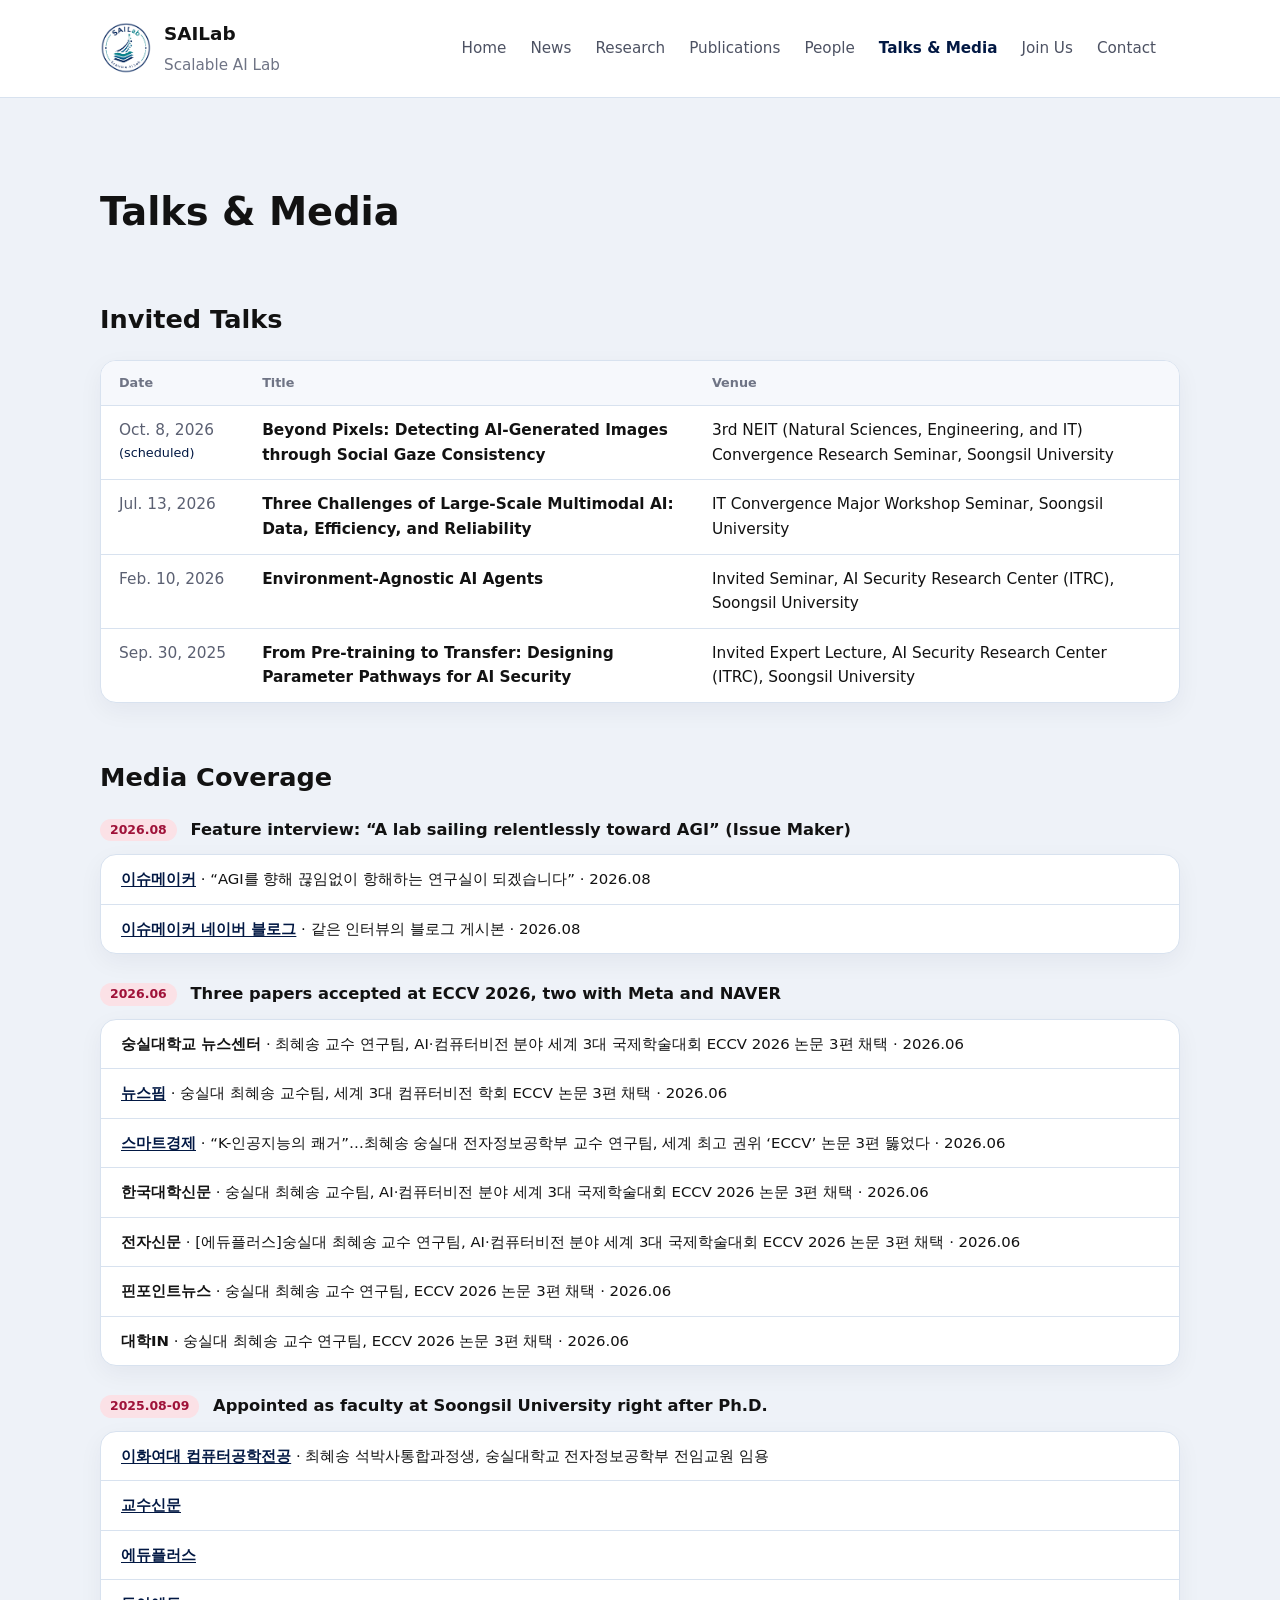
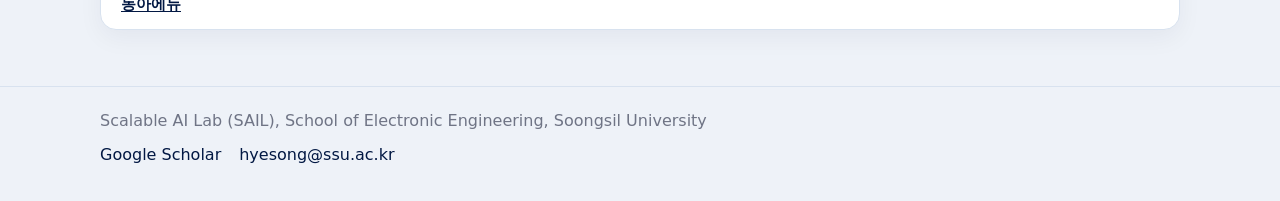
<file: talk.html>
<!DOCTYPE html>
<html lang="en">
<head>
  <meta charset="UTF-8">
  <meta name="viewport" content="width=device-width, initial-scale=1.0">
  <title>SAIL | Scalable AI Lab, Soongsil University</title>
  <link rel="stylesheet" href="style.css">
  <script defer src="script.js"></script>
</head>
<body>
  <header class="site-header">
    <div class="container header-inner">
      <a href="index.html" class="brand">
        <img class="brand-logo" src="images/sailab_logo/sailab_logo.png" alt="" width="52" height="52">
        <span class="brand-name">SAILab</span>
        <span class="brand-tag">Scalable AI Lab</span>
      </a>
      <nav class="site-nav" id="site-nav">
        <a href="index.html" class="nav-link">Home</a>
        <a href="news.html" class="nav-link">News</a>
        <a href="research.html" class="nav-link">Research</a>
        <a href="publications.html" class="nav-link">Publications</a>
        <a href="members.html" class="nav-link">People</a>
        <a href="talks.html" class="nav-link active" aria-current="page">Talks &amp; Media</a>
        <a href="join.html" class="nav-link">Join Us</a>
        <a href="contact.html" class="nav-link">Contact</a>
      </nav>
      <button class="nav-toggle" aria-label="Toggle navigation" aria-controls="site-nav" aria-expanded="false">
        <span></span><span></span><span></span>
      </button>
    </div>
  </header>

  <main>
    <section class="section">
      <div class="container">
        <h1>Talks &amp; Media</h1>

        <!-- ================= Invited Talks ================= -->
        <section class="pub-section" id="talks">
          <h2>Invited Talks</h2>
          <!--
            - 10월 8일 세미나가 끝나면 "(scheduled)" 지우기
            - 발표 자료를 받으면 제목 뒤에 <a class="pub-btn" href="files/파일이름.pdf" target="_blank" rel="noopener">Slides</a> 추가
          -->
          <div class="table-wrap">
            <table class="data-table data-table--small talks-table">
              <thead>
                <tr><th scope="col">Date</th><th scope="col">Title</th><th scope="col">Venue</th></tr>
              </thead>
              <tbody>
                <tr>
                  <td>Oct. 8, 2026 <span class="talk-scheduled">(scheduled)</span></td>
                  <td class="talk-title">Beyond Pixels: Detecting AI-Generated Images through Social Gaze Consistency</td>
                  <td>3rd NEIT (Natural Sciences, Engineering, and IT) Convergence Research Seminar, Soongsil University</td>
                </tr>
                <tr>
                  <td>Jul. 13, 2026</td>
                  <td class="talk-title">Three Challenges of Large-Scale Multimodal AI: Data, Efficiency, and Reliability</td>
                  <td>IT Convergence Major Workshop Seminar, Soongsil University</td>
                </tr>
                <tr>
                  <td>Feb. 10, 2026</td>
                  <td class="talk-title">Environment-Agnostic AI Agents</td>
                  <td>Invited Seminar, AI Security Research Center (ITRC), Soongsil University</td>
                </tr>
                <tr>
                  <td>Sep. 30, 2025</td>
                  <td class="talk-title">From Pre-training to Transfer: Designing Parameter Pathways for AI Security</td>
                  <td>Invited Expert Lecture, AI Security Research Center (ITRC), Soongsil University</td>
                </tr>
              </tbody>
            </table>
          </div>
        </section>

        <!-- ================= Media Coverage ================= -->
        <section class="pub-section" id="media">
          <h2>Media Coverage</h2>
          <!--
            한 줄 형식: <li><a href="기사주소" ...>언론사</a> · 기사 제목 · 날짜</li>
            주소가 없는 기사는 언론사 이름을 <span class="media-outlet">로 두었습니다. 주소를 찾으면 <a>로 바꾸세요.
            새 기사는 script.js 윗부분 articles 에도 같이 추가하면 News의 Related Article에도 연결됩니다.
          -->

          <div class="media-group">
            <h3><span class="media-date">2026.08</span> Feature interview: &ldquo;A lab sailing relentlessly toward AGI&rdquo; (Issue Maker)</h3>
            <ul class="media-list">
              <li><a class="media-outlet" href="http://www.issuemaker.kr/news/articleView.html?idxno=51675" target="_blank" rel="noopener noreferrer">이슈메이커</a> · &ldquo;AGI를 향해 끊임없이 항해하는 연구실이 되겠습니다&rdquo; · 2026.08</li>
              <li><a class="media-outlet" href="https://blog.naver.com/imbig8848/224393131081" target="_blank" rel="noopener noreferrer">이슈메이커 네이버 블로그</a> · 같은 인터뷰의 블로그 게시본 · 2026.08</li>
            </ul>
          </div>

          <div class="media-group">
            <h3><span class="media-date">2026.06</span> Three papers accepted at ECCV 2026, two with Meta and NAVER</h3>
            <ul class="media-list">
              <li><span class="media-outlet">숭실대학교 뉴스센터</span> · 최혜송 교수 연구팀, AI·컴퓨터비전 분야 세계 3대 국제학술대회 ECCV 2026 논문 3편 채택 · 2026.06</li>
              <li><a class="media-outlet" href="https://www.newspim.com/news/view/20260624000689" target="_blank" rel="noopener noreferrer">뉴스핌</a> · 숭실대 최혜송 교수팀, 세계 3대 컴퓨터비전 학회 ECCV 논문 3편 채택 · 2026.06</li>
              <li><a class="media-outlet" href="http://www.dailysmart.co.kr/news/articleView.html?idxno=125988" target="_blank" rel="noopener noreferrer">스마트경제</a> · &ldquo;K-인공지능의 쾌거&rdquo;…최혜송 숭실대 전자정보공학부 교수 연구팀, 세계 최고 권위 &lsquo;ECCV&rsquo; 논문 3편 뚫었다 · 2026.06</li>
              <li><span class="media-outlet">한국대학신문</span> · 숭실대 최혜송 교수팀, AI·컴퓨터비전 분야 세계 3대 국제학술대회 ECCV 2026 논문 3편 채택 · 2026.06</li>
              <li><span class="media-outlet">전자신문</span> · [에듀플러스]숭실대 최혜송 교수 연구팀, AI·컴퓨터비전 분야 세계 3대 국제학술대회 ECCV 2026 논문 3편 채택 · 2026.06</li>
              <li><span class="media-outlet">핀포인트뉴스</span> · 숭실대 최혜송 교수 연구팀, ECCV 2026 논문 3편 채택 · 2026.06</li>
              <li><span class="media-outlet">대학IN</span> · 숭실대 최혜송 교수 연구팀, ECCV 2026 논문 3편 채택 · 2026.06</li>
            </ul>
          </div>

          <div class="media-group">
            <h3><span class="media-date">2025.08-09</span> Appointed as faculty at Soongsil University right after Ph.D.</h3>
            <ul class="media-list">
              <li><a class="media-outlet" href="https://myr.ewha.ac.kr/cse/student/news.do?mode=view&amp;articleNo=758552&amp;title=%EC%B5%9C%ED%98%9C%EC%86%A1+%EC%84%9D%EB%B0%95%EC%82%AC%ED%86%B5%ED%95%A9%EA%B3%BC%EC%A0%95%EC%83%9D%2C+%EC%88%AD%EC%8B%A4%EB%8C%80%ED%95%99%EA%B5%90+%EC%A0%84%EC%9E%90%EC%A0%95%EB%B3%B4%EA%B3%B5%ED%95%99%EB%B6%80+%EC%A0%84%EC%9E%84%EA%B5%90%EC%9B%90+%EC%9E%84%EC%9A%A9" target="_blank" rel="noopener noreferrer">이화여대 컴퓨터공학전공</a> · 최혜송 석박사통합과정생, 숭실대학교 전자정보공학부 전임교원 임용</li>
              <!-- 아래 3개는 기사 제목과 날짜를 확인해서 " · 기사 제목 · 날짜" 를 덧붙이기 -->
              <li><a class="media-outlet" href="https://www.kyosu.net/news/articleView.html?idxno=142177" target="_blank" rel="noopener noreferrer">교수신문</a></li>
              <li><a class="media-outlet" href="https://www.eduplusnews.com/news/articleView.html?idxno=15833" target="_blank" rel="noopener noreferrer">에듀플러스</a></li>
              <li><a class="media-outlet" href="https://edu.donga.com/news/articleView.html?idxno=94114" target="_blank" rel="noopener noreferrer">동아에듀</a></li>
            </ul>
          </div>
        </section>
      </div>
    </section>
  </main>

  <footer class="site-footer">
    <div class="container footer-inner">
      <p>Scalable AI Lab (SAIL), School of Electronic Engineering, Soongsil University</p>
      <div class="footer-links">
        <a href="https://scholar.google.com/citations?user=Ll3vLUsAAAAJ" target="_blank" rel="noopener noreferrer">Google Scholar</a>
        <a href="mailto:hyesong@ssu.ac.kr">hyesong@ssu.ac.kr</a>
      </div>
    </div>
  </footer>
</body>
</html>
</file>
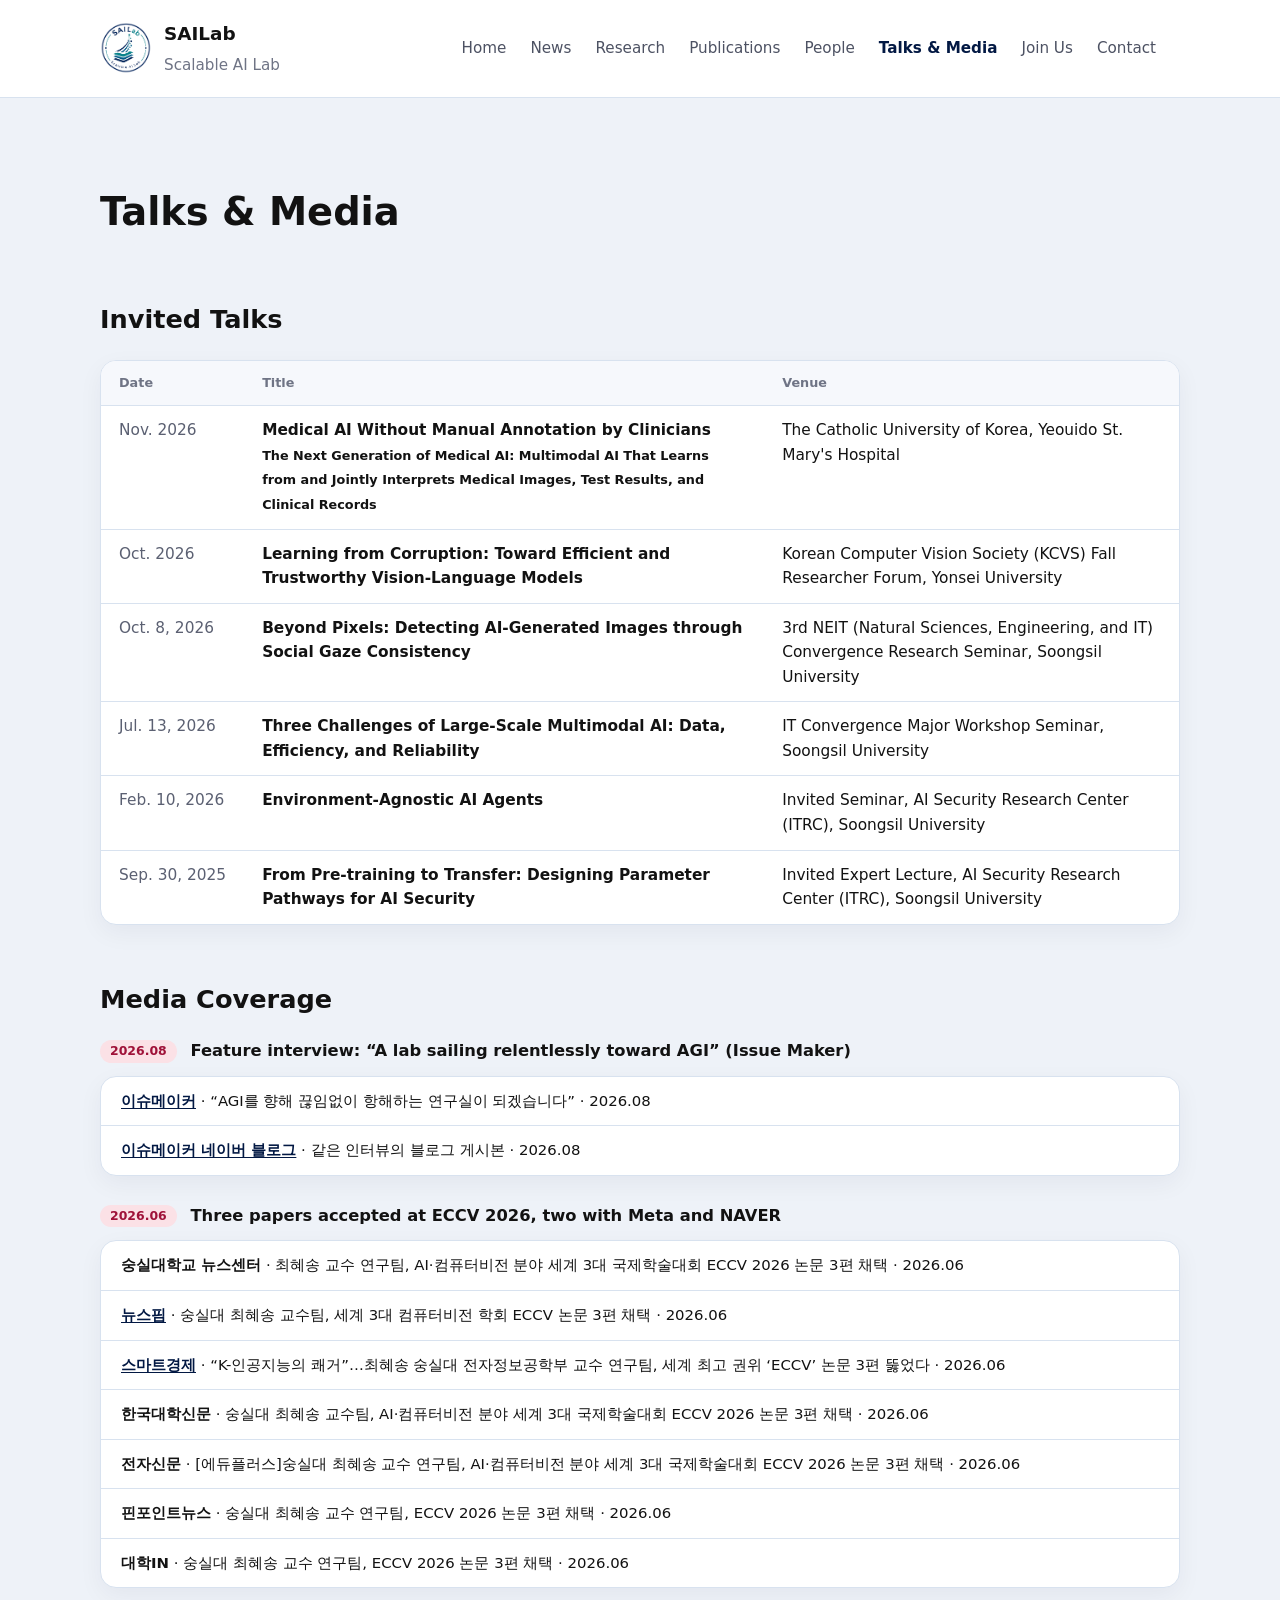
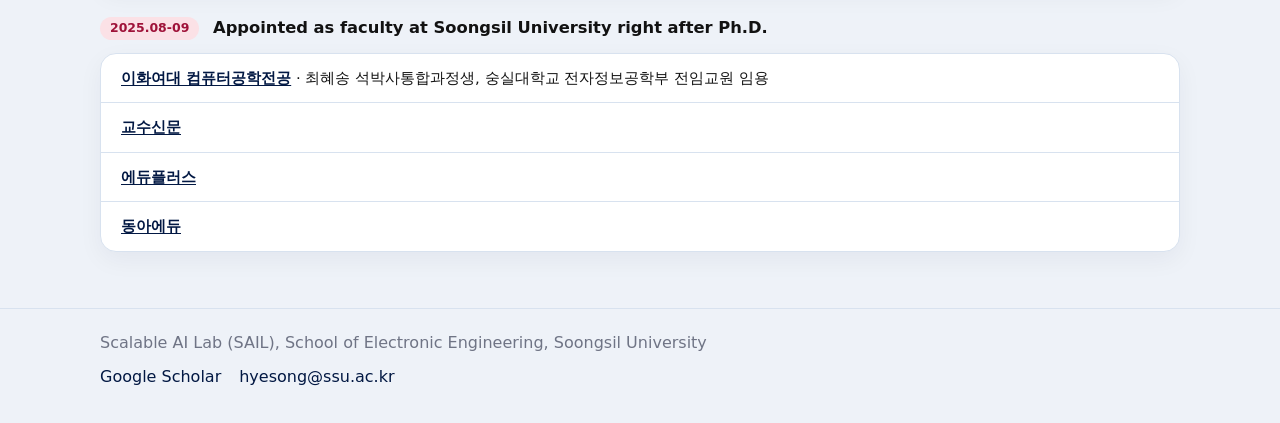
<file: talks.html>
<!DOCTYPE html>
<html lang="en">
<head>
  <meta charset="UTF-8">
  <meta name="viewport" content="width=device-width, initial-scale=1.0">
  <title>SAIL | Scalable AI Lab, Soongsil University</title>
  <link rel="stylesheet" href="style.css">
  <script defer src="script.js"></script>
</head>
<body>
  <header class="site-header">
    <div class="container header-inner">
      <a href="index.html" class="brand">
        <img class="brand-logo" src="images/sailab_logo/sailab_logo.png" alt="" width="52" height="52">
        <span class="brand-name">SAILab</span>
        <span class="brand-tag">Scalable AI Lab</span>
      </a>
      <nav class="site-nav" id="site-nav">
        <a href="index.html" class="nav-link">Home</a>
        <a href="news.html" class="nav-link">News</a>
        <a href="research.html" class="nav-link">Research</a>
        <a href="publications.html" class="nav-link">Publications</a>
        <a href="members.html" class="nav-link">People</a>
        <a href="talks.html" class="nav-link active" aria-current="page">Talks &amp; Media</a>
        <a href="join.html" class="nav-link">Join Us</a>
        <a href="contact.html" class="nav-link">Contact</a>
      </nav>
      <button class="nav-toggle" aria-label="Toggle navigation" aria-controls="site-nav" aria-expanded="false">
        <span></span><span></span><span></span>
      </button>
    </div>
  </header>

  <main>
    <section class="section">
      <div class="container">
        <h1>Talks &amp; Media</h1>

        <!-- ================= Invited Talks ================= -->
        <section class="pub-section" id="talks">
          <h2>Invited Talks</h2>
          <!--
            - 10월 8일 세미나가 끝나면 "(scheduled)" 지우기
            - 발표 자료를 받으면 제목 뒤에 <a class="pub-btn" href="files/파일이름.pdf" target="_blank" rel="noopener">Slides</a> 추가
          -->
          <div class="table-wrap">
            <table class="data-table data-table--small talks-table">
              <thead>
                <tr><th scope="col">Date</th><th scope="col">Title</th><th scope="col">Venue</th></tr>
              </thead>
              <tbody>
                <tr>
                  <td>Nov. 2026</td>
                  <td class="talk-title">
                    Medical AI Without Manual Annotation by Clinicians<br>
                    <small>The Next Generation of Medical AI: Multimodal AI That Learns from and Jointly Interprets Medical Images, Test Results, and Clinical Records</small>
                  </td>
                  <td>The Catholic University of Korea, Yeouido St. Mary's Hospital</td>
                </tr>
                <tr>
                  <td>Oct. 2026</td>
                  <td class="talk-title">Learning from Corruption: Toward Efficient and Trustworthy Vision-Language Models</td>
                  <td>Korean Computer Vision Society (KCVS) Fall Researcher Forum, Yonsei University</td>
                </tr>
                <tr>
                  <td>Oct. 8, 2026</td>
                  <td class="talk-title">Beyond Pixels: Detecting AI-Generated Images through Social Gaze Consistency</td>
                  <td>3rd NEIT (Natural Sciences, Engineering, and IT) Convergence Research Seminar, Soongsil University</td>
                </tr>
                <tr>
                  <td>Jul. 13, 2026</td>
                  <td class="talk-title">Three Challenges of Large-Scale Multimodal AI: Data, Efficiency, and Reliability</td>
                  <td>IT Convergence Major Workshop Seminar, Soongsil University</td>
                </tr>
                <tr>
                  <td>Feb. 10, 2026</td>
                  <td class="talk-title">Environment-Agnostic AI Agents</td>
                  <td>Invited Seminar, AI Security Research Center (ITRC), Soongsil University</td>
                </tr>
                <tr>
                  <td>Sep. 30, 2025</td>
                  <td class="talk-title">From Pre-training to Transfer: Designing Parameter Pathways for AI Security</td>
                  <td>Invited Expert Lecture, AI Security Research Center (ITRC), Soongsil University</td>
                </tr>
              </tbody>
            </table>
          </div>
        </section>

        <!-- ================= Media Coverage ================= -->
        <section class="pub-section" id="media">
          <h2>Media Coverage</h2>
          <!--
            한 줄 형식: <li><a href="기사주소" ...>언론사</a> · 기사 제목 · 날짜</li>
            주소가 없는 기사는 언론사 이름을 <span class="media-outlet">로 두었습니다. 주소를 찾으면 <a>로 바꾸세요.
            새 기사는 script.js 윗부분 articles 에도 같이 추가하면 News의 Related Article에도 연결됩니다.
          -->

          <div class="media-group">
            <h3><span class="media-date">2026.08</span> Feature interview: &ldquo;A lab sailing relentlessly toward AGI&rdquo; (Issue Maker)</h3>
            <ul class="media-list">
              <li><a class="media-outlet" href="http://www.issuemaker.kr/news/articleView.html?idxno=51675" target="_blank" rel="noopener noreferrer">이슈메이커</a> · &ldquo;AGI를 향해 끊임없이 항해하는 연구실이 되겠습니다&rdquo; · 2026.08</li>
              <li><a class="media-outlet" href="https://blog.naver.com/imbig8848/224393131081" target="_blank" rel="noopener noreferrer">이슈메이커 네이버 블로그</a> · 같은 인터뷰의 블로그 게시본 · 2026.08</li>
            </ul>
          </div>

          <div class="media-group">
            <h3><span class="media-date">2026.06</span> Three papers accepted at ECCV 2026, two with Meta and NAVER</h3>
            <ul class="media-list">
              <li><span class="media-outlet">숭실대학교 뉴스센터</span> · 최혜송 교수 연구팀, AI·컴퓨터비전 분야 세계 3대 국제학술대회 ECCV 2026 논문 3편 채택 · 2026.06</li>
              <li><a class="media-outlet" href="https://www.newspim.com/news/view/20260624000689" target="_blank" rel="noopener noreferrer">뉴스핌</a> · 숭실대 최혜송 교수팀, 세계 3대 컴퓨터비전 학회 ECCV 논문 3편 채택 · 2026.06</li>
              <li><a class="media-outlet" href="http://www.dailysmart.co.kr/news/articleView.html?idxno=125988" target="_blank" rel="noopener noreferrer">스마트경제</a> · &ldquo;K-인공지능의 쾌거&rdquo;…최혜송 숭실대 전자정보공학부 교수 연구팀, 세계 최고 권위 &lsquo;ECCV&rsquo; 논문 3편 뚫었다 · 2026.06</li>
              <li><span class="media-outlet">한국대학신문</span> · 숭실대 최혜송 교수팀, AI·컴퓨터비전 분야 세계 3대 국제학술대회 ECCV 2026 논문 3편 채택 · 2026.06</li>
              <li><span class="media-outlet">전자신문</span> · [에듀플러스]숭실대 최혜송 교수 연구팀, AI·컴퓨터비전 분야 세계 3대 국제학술대회 ECCV 2026 논문 3편 채택 · 2026.06</li>
              <li><span class="media-outlet">핀포인트뉴스</span> · 숭실대 최혜송 교수 연구팀, ECCV 2026 논문 3편 채택 · 2026.06</li>
              <li><span class="media-outlet">대학IN</span> · 숭실대 최혜송 교수 연구팀, ECCV 2026 논문 3편 채택 · 2026.06</li>
            </ul>
          </div>

          <div class="media-group">
            <h3><span class="media-date">2025.08-09</span> Appointed as faculty at Soongsil University right after Ph.D.</h3>
            <ul class="media-list">
              <li><a class="media-outlet" href="https://myr.ewha.ac.kr/cse/student/news.do?mode=view&amp;articleNo=758552&amp;title=%EC%B5%9C%ED%98%9C%EC%86%A1+%EC%84%9D%EB%B0%95%EC%82%AC%ED%86%B5%ED%95%A9%EA%B3%BC%EC%A0%95%EC%83%9D%2C+%EC%88%AD%EC%8B%A4%EB%8C%80%ED%95%99%EA%B5%90+%EC%A0%84%EC%9E%90%EC%A0%95%EB%B3%B4%EA%B3%B5%ED%95%99%EB%B6%80+%EC%A0%84%EC%9E%84%EA%B5%90%EC%9B%90+%EC%9E%84%EC%9A%A9" target="_blank" rel="noopener noreferrer">이화여대 컴퓨터공학전공</a> · 최혜송 석박사통합과정생, 숭실대학교 전자정보공학부 전임교원 임용</li>
              <!-- 아래 3개는 기사 제목과 날짜를 확인해서 " · 기사 제목 · 날짜" 를 덧붙이기 -->
              <li><a class="media-outlet" href="https://www.kyosu.net/news/articleView.html?idxno=142177" target="_blank" rel="noopener noreferrer">교수신문</a></li>
              <li><a class="media-outlet" href="https://www.eduplusnews.com/news/articleView.html?idxno=15833" target="_blank" rel="noopener noreferrer">에듀플러스</a></li>
              <li><a class="media-outlet" href="https://edu.donga.com/news/articleView.html?idxno=94114" target="_blank" rel="noopener noreferrer">동아에듀</a></li>
            </ul>
          </div>
        </section>
      </div>
    </section>
  </main>

  <footer class="site-footer">
    <div class="container footer-inner">
      <p>Scalable AI Lab (SAIL), School of Electronic Engineering, Soongsil University</p>
      <div class="footer-links">
        <a href="https://scholar.google.com/citations?user=Ll3vLUsAAAAJ" target="_blank" rel="noopener noreferrer">Google Scholar</a>
        <a href="mailto:hyesong@ssu.ac.kr">hyesong@ssu.ac.kr</a>
      </div>
    </div>
  </footer>
</body>
</html>
</file>
<file: style.css>
:root {
  color-scheme: light;
  --bg: #eef2f8;
  --surface: #ffffff;
  --text: #121212;
  --muted: #6f7485;
  --accent: #021843;
  --border: #d8e2ef;
}

* {
  box-sizing: border-box;
}

html {
  scroll-behavior: smooth;
}

body {
  margin: 0;
  min-height: 100vh;
  font-family: Inter, system-ui, -apple-system, BlinkMacSystemFont, "Segoe UI", sans-serif;
  background: var(--bg);
  color: var(--text);
  line-height: 1.75;
}

a {
  color: inherit;
  text-decoration: none;
}

button {
  font: inherit;
}

.container {
  width: min(1080px, calc(100% - 32px));
  margin: 0 auto;
}

/* Header */
.site-header {
  position: sticky;
  top: 0;
  z-index: 20;
  background: var(--surface);
  border-bottom: 1px solid var(--border);
}

.header-inner {
  display: grid;
  grid-template-columns: auto 1fr auto;
  align-items: center;
  gap: 24px;
  padding: 18px 0;
}

.brand {
  display: inline-grid;
  gap: 4px;
}

.brand-name {
  font-size: 1.15rem;
  font-weight: 700;
  color: var(--text);
}

.brand-tag {
  font-size: 0.95rem;
  color: var(--muted);
}

.site-nav {
  display: flex;
  gap: 24px;
  justify-content: flex-end;
  align-items: center;
}

.nav-link {
  font-size: 0.95rem;
  font-weight: 500;
  color: #4d5263;
  padding: 6px 0;
  transition: color 0.2s ease, transform 0.2s ease;
}

.nav-link.active,
.nav-link:hover {
  color: var(--accent);
}

.nav-link.active {
  font-weight: 700;
}

.nav-toggle {
  display: none;
  border: none;
  background: transparent;
  cursor: pointer;
  padding: 8px;
}

.nav-toggle span {
  display: block;
  width: 22px;
  height: 2px;
  margin-bottom: 5px;
  background: var(--text);
  border-radius: 999px;
}

.nav-toggle span:last-child {
  margin-bottom: 0;
}

/* Hero */
.hero {
  padding: 72px 0 48px;       /* ← 이 값을 키우면 물결 영역이 넓어짐 (위 / 아래) */
  text-align: center;
  position: relative;
  overflow: hidden;
}

.hero .container {            /* 글자를 영상 위로 */
  position: relative;
  z-index: 2;
}

.hero-media {                /* 영상 레이어 (hero에 꽉 채움) */
  position: absolute;
  inset: 0;
  z-index: 0;
  overflow: hidden;
}

.hero-video {
  position: absolute;
  inset: 0;
  width: 100%;
  height: 100%;
  object-fit: cover;          /* 크기 커져도 비율 안 깨지고 꽉 채움 */
  object-position: center;
  display: block;
}

.hero-scrim {                /* 연한 베일 → 글자 가독성 + 가장자리 자연스럽게 */
  position: absolute;
  inset: 0;
  z-index: 1;
  background: linear-gradient(
    180deg,
    rgba(238, 242, 248, 0.55) 0%,
    rgba(238, 242, 248, 0.20) 32%,
    rgba(238, 242, 242, 0.18) 64%,
    rgba(238, 242, 248, 0.55) 100%
  );
}

.eyebrow {
  margin: 0 auto 16px;
  color: var(--accent);
  letter-spacing: 0.16em;
  text-transform: uppercase;
  font-size: 0.85rem;
}

.hero h1 {
  margin: 0 auto;
  font-size: clamp(2.8rem, 4vw, 4rem);
  line-height: 1.02;
  letter-spacing: -0.04em;
  max-width: 760px;
}

.hero-text {
  margin: 24px auto 0;
  max-width: 680px;
  color: var(--muted);
  font-size: 1.05rem;
}

/* Common */
.section {
  padding: 80px 0 56px;
}

h1,
h2,
h3 {
  margin: 0 0 18px;
  color: var(--text);
}

h1 + p,
h2 + p,
h3 + p,
h1 + ul,
h2 + ul,
h3 + ul {
  margin-left: 1.1rem;
}

h1 {
  font-size: clamp(2rem, 3vw, 2.8rem);
}

h2 {
  font-size: clamp(1.4rem, 2vw, 1.8rem);
}

.section h2:not(:first-of-type) {
  margin-top: 40px;
}

.plain-list {
  margin: 20px 0 0;
  padding-left: 1.2rem;
  color: var(--text);
}

.plain-list li {
  margin-bottom: 10px;
}

/* Home / Research common tags */
.interest-grid {
  display: flex;
  flex-wrap: wrap;
  gap: 10px;
  margin-top: 20px;
  margin-left: 1.5rem;
}

.interest-card {
  display: inline-flex;
  align-items: center;
  padding: 10px 18px;
  border: 1px solid rgba(255, 255, 255, 0.6);
  background: linear-gradient(135deg, #f7dee0 0%, #ecd6e2 45%, #cdd9ec 100%);
  color: #021843;
  font-size: 1rem;              /* 0.9rem → 1rem, 살짝 키움 */
  font-weight: 600;
  letter-spacing: -0.01em;
  border-radius: 999px;
  box-shadow: 0 2px 6px rgba(2, 24, 67, 0.06);
  transition: border-color 0.15s ease, color 0.15s ease, background 0.15s ease, transform 0.15s ease, box-shadow 0.15s ease;
}

.interest-card:hover {
  border-color: rgba(255, 255, 255, 0.9);
  color: #021843;
  transform: translateY(-1px);
  background: linear-gradient(135deg, #f6d2d6 0%, #e6c9da 45%, #bccfe8 100%);
  box-shadow: 0 4px 12px rgba(2, 24, 67, 0.12);
}

/* Home - Research Direction image cards */
.direction-title {
  margin-top: 56px;
}

.direction-visual-grid {
  display: grid;
  grid-template-columns: repeat(3, minmax(0, 1fr));
  gap: 18px;
  margin-top: 20px;
  margin-left: 1.5rem;
  max-width: 920px;
}

.direction-visual-card {
  position: relative;
  overflow: hidden;
  border-radius: 16px;
  border: 1px solid var(--border);
  background: #0f172a;
  min-height: 180px;
  max-width: 285px;
  margin: 0 auto;
  box-shadow: 0 10px 24px rgba(2, 24, 67, 0.08);
  transition: transform 0.18s ease, box-shadow 0.18s ease, border-color 0.18s ease;
}

.direction-visual-card img {
  width: 100%;
  height: 100%;
  min-height: 180px;
  display: block;
  object-fit: cover;
  filter: saturate(0.92) contrast(0.95) brightness(0.82);
  transform: scale(1.01);
  transition: transform 0.18s ease;
}

.direction-visual-overlay {
  position: absolute;
  inset: 0;
  background: linear-gradient(
    to top,
    rgba(7, 12, 24, 0.82) 10%,
    rgba(7, 12, 24, 0.30) 50%,
    rgba(7, 12, 24, 0.08) 100%
  );
}

.direction-visual-content {
  position: absolute;
  left: 16px;
  right: 16px;
  bottom: 16px;
  z-index: 2;
}

.direction-visual-num {
  display: inline-block;
  margin-bottom: 8px;
  font-size: 0.72rem;
  font-weight: 700;
  letter-spacing: 0.08em;
  color: rgba(255, 255, 255, 0.72);
}

.direction-visual-content h3 {
  margin: 0;
  color: #ffffff;
  font-size: 0.98rem;
  font-weight: 700;
  line-height: 1.35;
  letter-spacing: -0.01em;
}

.direction-visual-card:hover {
  transform: translateY(-2px);
  border-color: rgba(2, 24, 67, 0.18);
  box-shadow: 0 14px 28px rgba(2, 24, 67, 0.12);
}

.direction-visual-card:hover img {
  transform: scale(1.03);
}

/* Research page */
.research-items {
  margin-left: 1.5rem;
}

.research-items p {
  margin: 0 0 12px;
}

.research-interest-block {
  margin-top: 20px;
  margin-left: 1.5rem;
  max-width: 980px;
}

.research-line {
  margin: 0 0 16px;
  line-height: 1.9;
  color: var(--text);
  font-weight: 400;
}

.research-line strong {
  font-weight: 400;
  color: inherit;
}

.research-accent {
  color: var(--text);
  font-weight: 700;
}

.research-detail-card,
.research-direction-card {
  margin-top: 24px;
  margin-left: 1.1rem;
  max-width: 980px;
  padding: 20px 22px;
  border: 1px solid var(--border);
  border-radius: 16px;
  background: var(--surface);
  box-shadow: 0 8px 24px rgba(2, 24, 67, 0.05);
}

.research-detail-card .research-interest-block,
.research-direction-card .research-direction-block {
  margin-top: 0;
  margin-left: 0;
  max-width: none;
}

.research-detail-card .research-line:last-child,
.research-direction-line:last-child {
  margin-bottom: 0;
}

.research-direction-title {
  margin-top: 56px;
}

.research-direction-block {
  display: grid;
  gap: 16px;
}

.research-direction-line {
  margin: 0;
  line-height: 1.9;
  color: var(--text);
}

.research-direction-line strong {
  font-weight: 700;
  color: var(--text);
}

/* Research tabs */
.topic-tab {
  appearance: none;
  -webkit-appearance: none;
  cursor: pointer;
  font: inherit;
  font-weight: 700;
}

.topic-tab.active {
  border-color: var(--accent);
  color: var(--accent);
  background: rgba(2, 24, 67, 0.06);
}

.topic-tab:focus-visible {
  outline: none;
  border-color: var(--accent);
  color: var(--accent);
  background: rgba(2, 24, 67, 0.06);
}

.interest-card:active {
  border-color: rgba(255, 255, 255, 0.9);
  color: #021843;
  background: linear-gradient(135deg, #efc6cc 0%, #ddbcd0 45%, #aec3e0 100%);
}

.topic-panels {
  margin-top: 24px;
}

.topic-default-panel {
  margin-top: 24px;
}

.topic-default-panel.hidden {
  display: none;
}

.topic-panel {
  display: none;
}

.topic-panel.active {
  display: block;
}

.topic-intro {
  margin: 0 0 18px;
  color: var(--text);
  line-height: 1.8;
  font-weight: 600;
}

.plain-title {
  color: var(--accent);
  font-weight: 700;
}

.topic-empty {
  margin: 0;
  color: var(--muted);
  line-height: 1.8;
}

.publication-description {
  margin: 8px 0 0;
  color: var(--text);
  font-size: 0.95rem;
  line-height: 1.7;
}

.publication-title.no-link {
  color: var(--text);
  cursor: default;
  text-decoration: none;
}

/* Members - Professor/Students group cards */
.member-section-stack {
  display: grid;
  gap: 22px;
  margin-top: 24px;
  margin-left: 1.1rem;
  max-width: 980px;
}

.member-section-card {
  padding: 20px 22px;
  border: 1px solid var(--border);
  border-radius: 16px;
  background: var(--surface);
  box-shadow: 0 8px 24px rgba(2, 24, 67, 0.05);
}

.member-section-card h2 {
  margin-bottom: 18px;
}

.member-list {
  display: flex;
  flex-direction: column;
  gap: 28px;
  margin-top: 0;
}

.member-item {
  display: flex;
  align-items: flex-start;
  gap: 24px;
  padding: 0;
  border: none;
  border-radius: 0;
  background: transparent;
  box-shadow: none;
}

.profile-photo {
  width: 120px;
  flex-shrink: 0;
  overflow: hidden;
  border-radius: 12px;
  background: #f3f6fb;
}

.profile-photo img {
  width: 120px;
  height: 156px;
  object-fit: cover;
  display: block;
}

.member-info {
  display: flex;
  flex-direction: column;
  gap: 8px;
  min-width: 0;
  padding-top: 2px;
}

.member-name {
  margin: 0;
  font-size: 1.12rem;
  font-weight: 700;
  line-height: 1.4;
  color: var(--text);
}

.member-role {
  margin: 0;
  font-size: 0.96rem;
  line-height: 1.5;
  color: var(--muted);
}

.member-contact {
  margin: 0;
  font-size: 0.95rem;
  line-height: 1.6;
  color: var(--muted);
}

.member-contact a {
  color: inherit;
  text-decoration: none;
}

.member-contact a:hover {
  text-decoration: underline;
}

/* Upload / preview */
.upload-panel {
  display: grid;
  gap: 18px;
  padding: 18px 0;
  border: none;
  border-radius: 0;
  background: transparent;
}

.upload-panel:hover,
.upload-panel.drag-over {
  border-color: transparent;
  background: transparent;
}

.upload-label {
  display: block;
  padding: 24px;
  border: none;
  border-radius: 0;
  text-align: center;
  color: var(--accent);
  font-weight: 600;
  cursor: pointer;
  transition: background-color 0.2s ease, border-color 0.2s ease;
}

.upload-label:hover {
  background: rgba(15, 33, 82, 0.04);
}

.upload-panel input {
  display: block;
  width: 100%;
  padding: 12px 14px;
  border: 1px solid var(--border);
  border-radius: 10px;
}

.upload-note {
  color: var(--muted);
  font-size: 0.95rem;
}

.image-preview-grid {
  display: grid;
  grid-template-columns: repeat(3, minmax(0, 1fr));
  gap: 14px;
}

.preview-item {
  padding: 0;
  border: none;
  border-radius: 0;
  background: transparent;
  display: grid;
  place-items: center;
  text-align: center;
  color: var(--muted);
}

.preview-item img {
  width: 100%;
  height: auto;
  display: block;
  border-radius: 10px;
}

/* News */
.news-list {
  display: grid;
  gap: 0;
  margin-top: 24px;
  margin-left: 1.1rem;
}

.news-year-group {
  margin-top: 40px;
}

.news-year-group:first-child {
  margin-top: 0;
}

.news-year-group h3 {
  margin: 0 0 16px;
  font-size: 1.05rem;
  font-weight: 700;
  color: var(--text);
}

.news-year-group .news-item {
  margin-left: 1.1rem;
}

.news-item {
  padding: 18px 20px;
  border: 1px solid var(--border);
  border-radius: 16px;
  background: var(--surface);
  color: var(--text);
  line-height: 1.75;
  box-shadow: 0 8px 24px rgba(2, 24, 67, 0.05);
  transition: transform 0.18s ease, box-shadow 0.18s ease, border-color 0.18s ease;
}

.news-item + .news-item {
  margin-top: 14px;
}

.news-item:hover {
  transform: translateY(-2px);
  border-color: rgba(2, 24, 67, 0.14);
  box-shadow: 0 12px 28px rgba(2, 24, 67, 0.08);
}

.news-item span,
.news-date {
  display: block;
  color: var(--muted);
  font-size: 0.82rem;
  font-weight: 700;
  margin-bottom: 8px;
}

.news-title {
  font-weight: 500;
  line-height: 1.6;
}

.news-related {
  margin-top: 10px;
  font-size: 0.92rem;
  color: var(--muted);
  line-height: 1.7;
}

/* Contact */
.address-label {
  margin-left: 1.2rem;
  color: var(--text);
  font-weight: 700;
}

.indent-text {
  margin-left: 2.4rem;
}

.contact-detail {
  color: var(--muted);
}

.map-grid {
  display: grid;
  grid-template-columns: repeat(2, minmax(0, 1fr));
  gap: 24px;
  margin-top: 24px;
}

.map-frame {
  width: 100%;
  min-height: 260px;
  border: 1px solid var(--border);
  border-radius: 10px;
  overflow: hidden;
  background: #ffffff;
}

.map-frame iframe {
  width: 100%;
  height: 100%;
  border: 0;
}

.contact-card-stack {
  display: grid;
  gap: 18px;
  margin-top: 24px;
  margin-left: 1.1rem;
  max-width: 980px;
}

.contact-card {
  padding: 18px 20px;
  border: 1px solid var(--border);
  border-radius: 16px;
  background: var(--surface);
  box-shadow: 0 8px 24px rgba(2, 24, 67, 0.05);
}

.contact-card h2 {
  margin-bottom: 14px;
}

.contact-card h3 {
  margin: 0 0 8px;
  font-size: 1rem;
}

.contact-card p {
  margin: 0 0 10px;
  line-height: 1.8;
}

.contact-card .map-grid {
  margin-top: 18px;
}

.contact-card .map-frame {
  border-radius: 14px;
}

/* Publications */
.publication-list {
  list-style: none;
  margin: 24px 0 0;
  padding: 0;
  display: grid;
  gap: 14px;
}

.publication-item {
  padding: 18px 20px;
  border: 1px solid var(--border);
  border-radius: 16px;
  background: var(--surface);
  box-shadow: 0 8px 24px rgba(2, 24, 67, 0.05);
  transition: transform 0.18s ease, box-shadow 0.18s ease, border-color 0.18s ease;
}

.publication-item:hover {
  transform: translateY(-2px);
  border-color: rgba(2, 24, 67, 0.14);
  box-shadow: 0 12px 28px rgba(2, 24, 67, 0.08);
}

.publication-title {
  display: inline-block;
  font-size: 1.02rem;
  font-weight: 700;
  color: var(--accent);
  text-decoration: none;
  line-height: 1.5;
}

.publication-title:hover {
  text-decoration: underline;
}

.publication-meta {
  margin: 8px 0 0;
  color: var(--muted);
  font-size: 0.94rem;
  line-height: 1.7;
}

/* Optional utility grids */
.profile-grid {
  grid-template-columns: repeat(3, minmax(0, 1fr));
}

.student-grid {
  display: grid;
  grid-template-columns: repeat(8, minmax(0, 1fr));
  gap: 10px;
  margin-top: 16px;
}

.student-grid span {
  display: block;
  padding: 14px 0;
  text-align: center;
  border: 1px solid var(--border);
  color: var(--text);
  background: #ffffff;
}

/* Footer */
.site-footer {
  border-top: 1px solid var(--border);
}

.footer-inner {
  padding: 20px 0 32px;
  color: var(--muted);
}

/* Tablet */
@media (max-width: 980px) {
  .direction-visual-grid {
    grid-template-columns: repeat(2, minmax(0, 1fr));
    max-width: 620px;
  }
}

/* Small tablet */
@media (max-width: 840px) {
  .header-inner {
    grid-template-columns: 1fr auto;
    position: relative;
  }

  .site-nav {
    position: absolute;
    top: calc(100% + 1px);
    left: 0;
    right: 0;
    z-index: 30;
    display: none;
    flex-direction: column;
    gap: 16px;
    padding: 20px 24px;
    background: var(--surface);
    border-bottom: 1px solid var(--border);
  }

  .site-nav.open {
    display: flex;
  }

  .nav-toggle {
    display: inline-flex;
    justify-self: end;
    align-self: center;
    flex-direction: column;
  }

  .map-grid,
  .student-grid,
  .profile-grid {
    grid-template-columns: repeat(2, minmax(0, 1fr));
  }
}

/* Mobile */
@media (max-width: 560px) {
  .header-inner {
    grid-template-columns: 1fr auto;
    row-gap: 0;
  }

  .hero {
    padding-top: 40px;
  }

  .interest-grid,
  .direction-visual-grid,
  .research-interest-block,
  .research-detail-card,
  .research-direction-card,
  .news-list,
  .contact-card-stack,
  .member-section-stack {
    margin-left: 0.5rem;
    margin-right: 0.5rem;
  }

  .direction-visual-grid {
    grid-template-columns: 1fr;
    max-width: 320px;
  }

  .direction-visual-card,
  .direction-visual-card img {
    min-height: 170px;
  }

  .student-grid,
  .map-grid,
  .profile-grid {
    grid-template-columns: 1fr;
  }

  .member-section-card,
  .research-detail-card,
  .research-direction-card {
    padding: 18px 16px;
  }

  .member-item {
    flex-direction: column;
    align-items: center;
    gap: 18px;
    text-align: center;
  }

  .profile-photo {
    width: 132px;
    margin: 0 auto;
  }

  .profile-photo img {
    width: 132px;
    height: 170px;
  }

  .member-info {
    width: 100%;
    padding-top: 0;
    align-items: center;
    gap: 6px;
  }

  .research-line,
  .research-direction-line {
    line-height: 1.7;
  }

    .interest-card {
    font-size: 0.95rem;          
    padding: 9px 14px;
  }

  .news-year-group .news-item {
    margin-left: 0;
  }

  .news-item,
  .publication-item {
    padding: 16px 16px;
    border-radius: 14px;
  }

  .contact-card {
    padding: 16px 16px;
    border-radius: 14px;
  }
}

@media (max-width: 560px) {
  .research-detail-card,
  .research-direction-card {
    margin-left: 0.5rem;
    margin-right: 0.5rem;
    padding: 18px 16px;
  }
}

/* ===== Gallery ===== */
.gallery-page-head {
  margin-bottom: 32px;
}

.gallery-intro {
  margin: 12px 0 0;
  max-width: 720px;
  color: var(--muted);
  font-size: 1rem;
  line-height: 1.8;
}

.gallery-year-section {
  margin-top: 48px;
  max-width: 760px;
}

.gallery-year-title {
  margin: 0 0 20px;
  padding-bottom: 12px;
  font-size: 1.35rem;
  font-weight: 700;
  letter-spacing: -0.02em;
  border-bottom: 2px solid var(--border);
}

/* Album card */
.gallery-album {
  margin-bottom: 20px;
  border: 1px solid var(--border);
  border-radius: 16px;
  background: var(--surface);
  box-shadow: 0 8px 24px rgba(2, 24, 67, 0.05);
  overflow: hidden;
  transition: transform 0.18s ease, box-shadow 0.18s ease, border-color 0.18s ease;
}

.gallery-album:hover {
  transform: translateY(-2px);
  border-color: rgba(2, 24, 67, 0.14);
  box-shadow: 0 12px 28px rgba(2, 24, 67, 0.08);
}

.gallery-album summary {
  list-style: none;
  cursor: pointer;
  padding: 24px 24px 20px;
  outline: none;
  -webkit-tap-highlight-color: transparent;
}

.gallery-album summary::-webkit-details-marker {
  display: none;
}

.gallery-album-summary {
  display: flex;
  flex-direction: column;
  gap: 18px;
}

/* Header row: title block + toggle arrow */
.gallery-album-header {
  display: flex;
  justify-content: space-between;
  align-items: flex-start;
  gap: 16px;
}

.gallery-album-date {
  margin: 0;
  color: var(--accent);
  font-size: 0.78rem;
  font-weight: 700;
  letter-spacing: 0.1em;
  text-transform: uppercase;
}

.gallery-album-info h3 {
  margin: 6px 0 8px;
  font-size: 1.2rem;
  font-weight: 700;
  letter-spacing: -0.02em;
  color: var(--text);
  line-height: 1.4;
}

.gallery-album-desc {
  margin: 0;
  color: var(--muted);
  font-size: 0.95rem;
  line-height: 1.7;
}

/* Toggle arrow */
.gallery-album-toggle {
  flex-shrink: 0;
  width: 32px;
  height: 32px;
  border: 1px solid var(--border);
  border-radius: 50%;
  display: inline-flex;
  align-items: center;
  justify-content: center;
  color: var(--accent);
  background: #ffffff;
  transition: transform 0.25s ease, background 0.2s ease;
}

.gallery-album-toggle::before {
  content: "";
  width: 7px;
  height: 7px;
  border-right: 2px solid currentColor;
  border-bottom: 2px solid currentColor;
  transform: translateY(-2px) rotate(45deg);
  transition: transform 0.25s ease;
}

.gallery-album[open] .gallery-album-toggle {
  background: var(--accent);
  color: #ffffff;
  border-color: var(--accent);
}

.gallery-album[open] .gallery-album-toggle::before {
  transform: translateY(2px) rotate(-135deg);
}

/* Cover photo - preserves aspect ratio, no cropping */
.gallery-album-cover {
  overflow: hidden;
  border-radius: 12px;
  background: #f3f6fb;
}

.gallery-album-cover img {
  display: block;
  width: 100%;
  height: auto;
  max-height: 520px;
  object-fit: contain;
  background: #ffffff;
}

/* Hide cover completely when expanded */
.gallery-album[open] .gallery-album-cover {
  display: none;
}

/* Photo list when expanded */
.gallery-album-body {
  padding: 4px 24px 24px;
  border-top: 1px solid var(--border);
}

.gallery-album-grid {
  display: flex;
  flex-direction: column;
  gap: 16px;
  padding-top: 20px;
}

.gallery-photo-card {
  display: block;
  overflow: hidden;
  border: 1px solid var(--border);
  border-radius: 12px;
  background: #ffffff;
  box-shadow: 0 4px 14px rgba(2, 24, 67, 0.04);
  transition: transform 0.18s ease, box-shadow 0.18s ease, border-color 0.18s ease;
}

.gallery-photo-card:hover {
  transform: translateY(-2px);
  border-color: rgba(2, 24, 67, 0.14);
  box-shadow: 0 10px 22px rgba(2, 24, 67, 0.08);
}

.gallery-photo-card img {
  display: block;
  width: 100%;
  height: auto;
  object-fit: contain;
  background: #ffffff;
}

/* Responsive */
@media (max-width: 560px) {
  .gallery-intro,
  .gallery-year-section {
    margin-left: 0.25rem;
    margin-right: 0.25rem;
  }

  .gallery-album summary {
    padding: 20px 18px 18px;
  }

  .gallery-album-body {
    padding: 4px 18px 20px;
  }

  .gallery-album-info h3 {
    font-size: 1.08rem;
  }

  .gallery-album-cover img {
    max-height: 360px;
  }
}

.alumni-list p {
  margin: 0 0 8px;
  color: #6b7280;
  line-height: 1.5;
}

.alumni-list p:last-child {
  margin-bottom: 0;
}

/* =========================================================
   SAIL 리뉴얼 스타일 
   ========================================================= */

/* ---------- Hero (소개) ---------- */
.hero {
  padding: 56px 0 44px;
}

.hero .eyebrow {
  text-transform: none;
  letter-spacing: 0.02em;
  font-size: 0.92rem;
  font-weight: 600;
  margin-bottom: 18px;
}

.hero h1 {
  font-size: clamp(2.1rem, 4.2vw, 3.3rem);
  line-height: 1.08;
  letter-spacing: -0.035em;
  max-width: 920px;
}

.hero .hero-sub {
  margin: 14px auto 0;
  font-size: clamp(1.08rem, 1.7vw, 1.3rem);
  font-weight: 600;
  color: var(--accent);
}

.hero .hero-text {
  margin: 18px auto 0;
  max-width: 720px;
  font-size: 1.02rem;
  line-height: 1.7;
  color: #4d5263;
}

.hero-actions {
  display: flex;
  justify-content: center;
  flex-wrap: wrap;
  gap: 12px;
  margin-top: 28px;
}

/* ---------- 버튼 ---------- */
.btn {
  display: inline-flex;
  align-items: center;
  justify-content: center;
  padding: 10px 22px;
  border: 1px solid var(--accent);
  border-radius: 999px;
  font-size: 0.95rem;
  font-weight: 600;
  line-height: 1.4;
  transition: background-color 0.15s ease, color 0.15s ease, box-shadow 0.15s ease;
}

.btn-primary {
  background: var(--accent);
  color: #ffffff;
}

.btn-primary:hover {
  background: #0a2a66;
  box-shadow: 0 6px 16px rgba(2, 24, 67, 0.18);
}

.btn-ghost {
  background: rgba(255, 255, 255, 0.78);
  color: var(--accent);
}

.btn-ghost:hover {
  background: #ffffff;
}

.btn:focus-visible,
.area-card:focus-visible,
.news-links a:focus-visible,
.site-footer a:focus-visible {
  outline: 2px solid var(--accent);
  outline-offset: 3px;
}

/* ---------- Home 섹션 공통 ---------- */
.home-section {
  padding: 56px 0 8px;
}

.home-section--first {
  padding-top: 32px;
}

.home-section--last {
  padding-bottom: 72px;
}

.section-head {
  display: flex;
  align-items: baseline;
  justify-content: space-between;
  gap: 16px;
  margin-bottom: 18px;
}

.section-head h2 {
  margin: 0;
}

.section-head .text-link {
  color: var(--accent);
  font-weight: 600;
  font-size: 0.95rem;
}

.section-head .text-link:hover {
  text-decoration: underline;
}

/* ---------- 분류 배지 (News) ---------- */
.badge {
  display: inline-block;
  justify-self: start;
  padding: 1px 10px;
  border-radius: 999px;
  font-size: 0.74rem;
  font-weight: 700;
  line-height: 1.7;
  white-space: nowrap;
}

.badge--paper   { background: #e1e9fb; color: #1e3a8a; }
.badge--grant   { background: #dcf1e4; color: #14532d; }
.badge--talk    { background: #ece3f8; color: #5b21b6; }
.badge--service { background: #fbeed3; color: #7a4705; }
.badge--media   { background: #fbe1e6; color: #9f1239; }
.badge--plain   { background: #e9ecf1; color: #4b5263; }

/* ---------- News ---------- */
.news-upcoming {
  margin-bottom: 14px;
  padding: 14px 20px 6px;
  border: 1px solid var(--border);
  border-left: 3px solid var(--accent);
  border-radius: 12px;
  background: rgba(255, 255, 255, 0.6);
}

.news-upcoming-title {
  margin: 0 0 2px;
  font-size: 0.82rem;
  font-weight: 700;
  color: var(--accent);
}

.news-upcoming-list,
.news-feed {
  list-style: none;
  margin: 0;
  padding: 0;
}

.news-feed {
  border: 1px solid var(--border);
  border-radius: 16px;
  background: var(--surface);
  box-shadow: 0 8px 24px rgba(2, 24, 67, 0.05);
}

.news-row {
  display: grid;
  grid-template-columns: 72px 76px minmax(0, 1fr);
  align-items: baseline;
  gap: 14px;
  padding: 14px 22px;
}

.news-feed .news-row + .news-row {
  border-top: 1px solid var(--border);
}

.news-upcoming .news-row {
  padding: 8px 0;
}

.news-row-date {
  font-size: 0.86rem;
  font-weight: 700;
  color: var(--muted);
  font-variant-numeric: tabular-nums;
}

.news-row-text {
  margin: 0;
  line-height: 1.65;
  color: var(--text);
}

.news-row.is-star .news-row-text {
  font-weight: 700;
}

.news-links a {
  font-size: 0.88rem;
  font-weight: 500;
  color: var(--accent);
  text-decoration: underline;
  text-underline-offset: 2px;
  white-space: nowrap;
}

/* ---------- Recent Papers by Research Area ---------- */
.area-grid {
  display: grid;
  grid-template-columns: repeat(3, minmax(0, 1fr));
  gap: 18px;
}

.area-card {
  display: flex;
  flex-direction: column;
  padding: 22px 22px 18px;
  border: 1px solid var(--border);
  border-radius: 16px;
  background: var(--surface);
  box-shadow: 0 8px 24px rgba(2, 24, 67, 0.05);
  transition: transform 0.18s ease, box-shadow 0.18s ease, border-color 0.18s ease;
}

.area-card:hover {
  transform: translateY(-2px);
  border-color: rgba(2, 24, 67, 0.22);
  box-shadow: 0 14px 28px rgba(2, 24, 67, 0.1);
}

.area-card .area-name {
  margin: 0;
  font-size: 1.1rem;
  line-height: 1.35;
  letter-spacing: -0.01em;
}

.area-card .area-desc {
  margin: 6px 0 0;
  font-size: 0.92rem;
  line-height: 1.55;
  color: var(--muted);
}

.area-papers {
  list-style: none;
  margin: 14px 0 0;
  padding: 0;
}

.area-paper {
  display: grid;
  gap: 4px;
  padding: 12px 0;
  border-top: 1px solid var(--border);
}

.area-paper-title {
  font-size: 0.9rem;
  font-weight: 600;
  line-height: 1.45;
  color: var(--text);
}

.area-paper-authors {
  font-size: 0.8rem;
  line-height: 1.5;
  color: var(--muted);
}

.area-more {
  margin-top: auto;
  padding-top: 12px;
  font-size: 0.88rem;
  font-weight: 600;
  color: var(--accent);
}

.area-card:hover .area-more {
  text-decoration: underline;
}

/* 학회 배지 (Publications에서도 사용) */
.venue {
  justify-self: start;
  padding: 0 8px;
  border-radius: 6px;
  font-size: 0.72rem;
  font-weight: 700;
  line-height: 1.8;
  background: #e9ecf1;
  color: #4b5263;
}

.venue--top {
  background: var(--accent);
  color: #ffffff;
}

/* 저자 표기 규칙 */
.pi-name {
  font-weight: 700;
  color: var(--text);
}

.sail-student {
  text-decoration: underline;
  text-underline-offset: 2px;
}

/* ---------- Highlights ---------- */
.highlights {
  display: grid;
  grid-template-columns: repeat(4, minmax(0, 1fr));
  border: 1px solid var(--border);
  border-radius: 16px;
  background: var(--surface);
  box-shadow: 0 8px 24px rgba(2, 24, 67, 0.05);
}

.highlight {
  padding: 24px 22px;
}

.highlight + .highlight {
  border-left: 1px solid var(--border);
}

.highlight-num {
  display: block;
  font-size: clamp(2.2rem, 4vw, 2.9rem);
  font-weight: 800;
  line-height: 1;
  letter-spacing: -0.03em;
  color: var(--accent);
}

.highlight-label {
  display: block;
  margin-top: 10px;
  font-size: 0.9rem;
  line-height: 1.5;
  color: var(--muted);
}

/* ---------- Join Us 한 줄 ---------- */
.join-band {
  display: flex;
  align-items: center;
  justify-content: space-between;
  gap: 20px;
  padding: 24px 28px;
  border: 1px solid rgba(255, 255, 255, 0.6);
  border-radius: 16px;
  background: linear-gradient(135deg, #f7dee0 0%, #ecd6e2 45%, #cdd9ec 100%);
}

.join-band p {
  margin: 0;
  font-size: 1.04rem;
  font-weight: 600;
  line-height: 1.6;
  color: var(--accent);
}

.join-band .btn {
  flex-shrink: 0;
}

/* ---------- Footer ---------- */
.footer-inner p {
  margin: 0 0 4px;
}

.footer-links {
  display: flex;
  flex-wrap: wrap;
  gap: 6px 18px;
  margin-top: 6px;
}

.footer-links a {
  color: var(--accent);
}

.footer-links a:hover {
  text-decoration: underline;
}

/* ---------- 반응형 ---------- */
@media (max-width: 960px) {
  .area-grid {
    grid-template-columns: 1fr;
    max-width: 640px;
  }

  .highlights {
    grid-template-columns: repeat(2, minmax(0, 1fr));
  }

  .highlight:nth-child(3) {
    border-left: none;
  }

  .highlight:nth-child(n + 3) {
    border-top: 1px solid var(--border);
  }
}

@media (max-width: 560px) {
  .hero {
    padding: 40px 0 40px;
  }

  .news-row {
    grid-template-columns: auto 1fr;
    gap: 6px 10px;
    padding: 14px 16px;
  }

  .news-row-text {
    grid-column: 1 / -1;
  }

  .join-band {
    flex-direction: column;
    align-items: flex-start;
    padding: 22px 20px;
  }

  .highlight {
    padding: 20px 16px;
  }
}

@media (prefers-reduced-motion: reduce) {
  .area-card,
  .btn {
    transition: none;
  }

  .area-card:hover {
    transform: none;
  }
}

/* ---------- 버튼을 배경 영상 밖(소개 아래)으로 ---------- */
.hero-actions-bar {
  padding: 28px 0 0;
}

.hero-actions-bar .hero-actions {
  margin-top: 0;
}

.hero-actions-bar .btn-ghost {
  background: var(--surface);
}

/* C2R 핵심 문구 굵게 */
.hero-text .hero-key {
  font-weight: 700;
  color: var(--text);
}

/* =========================================================
   STEP 3 — Research 페이지 (style.css 맨 끝에 이어 붙이기)
   ========================================================= */
.research-lead {
  margin: 0;
  max-width: 820px;
  font-size: 1.05rem;
  line-height: 1.8;
  color: #3f4453;
}

.pillar {
  margin-top: 64px;
  scroll-margin-top: 110px; /* 상단 고정 메뉴에 제목이 가리지 않게 */
}

.pillar h2 {
  margin: 0 0 12px;
}

.pillar-head {
  display: grid;
  grid-template-columns: minmax(0, 1fr) auto;
  gap: 32px;
  align-items: start;
}

.pillar-desc {
  margin: 0;
  max-width: 820px;
  line-height: 1.8;
  color: #3f4453;
}

/* 대표 그림 자리: 그림이 없으면 자동으로 숨김 */
.pillar-figure {
  width: 300px;
}

.pillar-figure:empty {
  display: none;
}

.pillar-figure img {
  display: block;
  width: 100%;
  height: auto;
  border: 1px solid var(--border);
  border-radius: 12px;
  background: #ffffff;
}

.tag-core {
  display: inline-block;
  margin-left: 8px;
  padding: 0 10px;
  border-radius: 999px;
  vertical-align: middle;
  font-size: 0.74rem;
  font-weight: 700;
  line-height: 1.8;
  letter-spacing: 0;
  background: var(--accent);
  color: #ffffff;
}

.pillar-sub {
  margin-top: 30px;
}

.pillar-sub h3,
.app-row h3,
.table-title {
  margin: 0 0 12px;
  font-size: 1.05rem;
  line-height: 1.5;
}

.pillar-sub .publication-list,
.app-row .publication-list {
  margin: 0;
}

/* 논문 카드 안의 학회 줄 */
.pub-venue {
  display: flex;
  flex-wrap: wrap;
  align-items: center;
  gap: 4px 10px;
  margin-top: 6px;
  font-size: 0.9rem;
  line-height: 1.6;
  color: var(--muted);
}

.pub-note {
  color: var(--accent);
  font-weight: 600;
}

.ongoing-note {
  margin: 0;
  padding: 14px 18px;
  border: 1px dashed #b9c6da;
  border-radius: 12px;
  background: rgba(255, 255, 255, 0.55);
  color: var(--muted);
}

/* 응용 (작게) */
.pillar--small h2 {
  font-size: 1.3rem;
}

.app-list {
  display: grid;
  gap: 20px;
  margin-top: 16px;
}

.app-row .app-text {
  margin: 0;
  padding: 14px 18px;
  border: 1px solid var(--border);
  border-radius: 12px;
  background: var(--surface);
  line-height: 1.7;
}

.app-text a {
  color: var(--accent);
  font-weight: 600;
  text-decoration: underline;
  text-underline-offset: 2px;
}

/* Funding 표 */
.funding-lead {
  margin: 0 0 24px;
  font-weight: 600;
  color: var(--accent);
}

.table-title {
  margin-top: 28px;
}

.table-wrap {
  overflow-x: auto;
  border: 1px solid var(--border);
  border-radius: 16px;
  background: var(--surface);
  box-shadow: 0 8px 24px rgba(2, 24, 67, 0.05);
}

.data-table {
  width: 100%;
  min-width: 640px;
  border-collapse: collapse;
  font-size: 0.93rem;
  line-height: 1.6;
}

.data-table th,
.data-table td {
  padding: 12px 18px;
  text-align: left;
  vertical-align: top;
  border-top: 1px solid var(--border);
}

.data-table thead th {
  border-top: none;
  background: #f6f8fc;
  font-size: 0.8rem;
  font-weight: 700;
  color: var(--muted);
}

.data-table td:last-child {
  white-space: nowrap;
  color: var(--muted);
}

.publication-item {
  scroll-margin-top: 110px;
}

@media (max-width: 840px) {
  .pillar-head {
    grid-template-columns: 1fr;
    gap: 18px;
  }

  .pillar-figure {
    width: 100%;
    max-width: 420px;
  }
}

/* =========================================================
   STEP 4 — Publications 페이지 (style.css 맨 끝에 이어 붙이기)
   ========================================================= */
.pub-notice {
  max-width: 880px;
  padding: 16px 20px;
  border: 1px solid var(--border);
  border-left: 3px solid var(--accent);
  border-radius: 12px;
  background: rgba(255, 255, 255, 0.6);
  font-size: 0.95rem;
  line-height: 1.75;
  color: #3f4453;
}

.pub-section {
  margin-top: 52px;
  scroll-margin-top: 110px;
}

.pub-section h2 {
  margin: 0 0 18px;
}

.pub-section .publication-list {
  margin: 0;
}

.pub-group + .pub-group {
  margin-top: 36px;
}

.pub-group h3 {
  margin: 0 0 6px;
  font-size: 1.08rem;
  line-height: 1.5;
}

.pub-group .pub-group-desc {
  margin: 0 0 16px;
  font-size: 0.94rem;
  color: var(--muted);
}

.pub-group h3 + .publication-list {
  margin-top: 14px;
}

/* [Paper] [Code] [Project] 버튼 */
.pub-actions {
  display: flex;
  flex-wrap: wrap;
  gap: 8px;
  margin-top: 8px;
}

.pub-btn {
  display: inline-block;
  padding: 1px 12px;
  border: 1px solid var(--border);
  border-radius: 999px;
  background: #f6f8fc;
  font-size: 0.8rem;
  font-weight: 600;
  line-height: 1.8;
  color: var(--accent);
  transition: background-color 0.15s ease, border-color 0.15s ease;
}

.pub-btn:hover {
  border-color: var(--accent);
  background: #ffffff;
}

.pub-btn:focus-visible {
  outline: 2px solid var(--accent);
  outline-offset: 2px;
}

/* =========================================================
   STEP 5 — People 페이지 (style.css 맨 끝에 이어 붙이기)
   ========================================================= */
.people-stack {
  display: grid;
  gap: 22px;
  margin-top: 24px;
}

.people-stack .member-section-card {
  scroll-margin-top: 110px;
}

/* 교수 소개 */
.pi-profile {
  display: flex;
  align-items: flex-start;
  gap: 26px;
}

.pi-photo,
.pi-photo img {
  width: 150px;
}

.pi-photo img {
  height: 195px;
}

.pi-info {
  display: grid;
  gap: 4px;
  min-width: 0;
}

.pi-full-name {
  margin-bottom: 4px;
  font-size: 1.3rem;
}

.pi-title {
  margin: 0;
  font-size: 0.95rem;
  line-height: 1.6;
  color: #3f4453;
}

.pi-buttons {
  display: flex;
  flex-wrap: wrap;
  gap: 8px;
  margin-top: 12px;
}

.pi-bio {
  margin: 22px 0 0;
  line-height: 1.8;
  color: var(--text);
}

/* 작은 표 (Experience, Services, Alumni, Teaching) */
.data-table--small {
  min-width: 520px;
  font-size: 0.96rem;
}

.data-table--small td:first-child {
  white-space: nowrap;
  color: #5b6072;
  width: 1%;
}

.data-table--small td:last-child {
  white-space: normal;
  color: var(--text);
}

/* 학생 목록 */
.member-count {
  margin: 0 0 20px;
  color: var(--muted);
}

.member-group-title {
  margin: 8px 0 16px;
  font-size: 1.05rem;
}

.member-grid {
  display: grid;
  grid-template-columns: repeat(2, minmax(0, 1fr));
  gap: 28px 32px;
  margin-bottom: 28px;
}

.member-grid:last-child {
  margin-bottom: 0;
}

.member-grid .member-info {
  gap: 4px;
}

.member-topic {
  margin: 2px 0 0;
  font-size: 0.93rem;
  line-height: 1.55;
  color: var(--text);
}

.member-papers {
  margin: 0;
  font-size: 0.88rem;
  color: var(--muted);
}

.member-papers a {
  color: var(--accent);
  font-weight: 600;
  text-decoration: underline;
  text-underline-offset: 2px;
}

.member-grid .member-contact {
  font-size: 0.88rem;
  word-break: break-all;
}

/* Gallery 링크 */
.gallery-link-card {
  display: flex;
  align-items: baseline;
  justify-content: space-between;
  flex-wrap: wrap;
  gap: 6px 16px;
  padding: 20px 22px;
  border: 1px solid rgba(255, 255, 255, 0.6);
  border-radius: 16px;
  background: linear-gradient(135deg, #f7dee0 0%, #ecd6e2 45%, #cdd9ec 100%);
  color: var(--accent);
  transition: box-shadow 0.15s ease, transform 0.15s ease;
}

.gallery-link-card:hover {
  transform: translateY(-2px);
  box-shadow: 0 10px 22px rgba(2, 24, 67, 0.12);
}

.gallery-link-title {
  font-size: 1.15rem;
  font-weight: 700;
}

.gallery-link-title::after {
  content: " →";
}

.gallery-link-desc {
  font-size: 0.93rem;
}

@media (max-width: 840px) {
  .member-grid {
    grid-template-columns: 1fr;
  }
}

@media (max-width: 560px) {
  .pi-profile {
    flex-direction: column;
    align-items: center;
    text-align: center;
  }

  .pi-buttons {
    justify-content: center;
  }
}

/* =========================================================
   STEP 6 — Talks & Media, Join Us 페이지 (style.css 맨 끝에 이어 붙이기)
   ========================================================= */

/* Invited Talks 표 */
.talks-table .talk-title {
  font-weight: 600;
}

.talk-scheduled {
  display: block;
  font-size: 0.8rem;
  color: var(--accent);
}

/* Media Coverage */
.media-group + .media-group {
  margin-top: 28px;
}

.media-group h3 {
  margin: 0 0 12px;
  font-size: 1.02rem;
  line-height: 1.5;
}

.media-date {
  display: inline-block;
  margin-right: 8px;
  padding: 0 10px;
  border-radius: 999px;
  font-size: 0.78rem;
  font-weight: 700;
  line-height: 1.8;
  vertical-align: 1px;
  background: #fbe1e6;
  color: #9f1239;
}

.media-list {
  list-style: none;
  margin: 0;
  padding: 0;
  border: 1px solid var(--border);
  border-radius: 16px;
  background: var(--surface);
  box-shadow: 0 8px 24px rgba(2, 24, 67, 0.05);
}

.media-list li {
  padding: 12px 20px;
  font-size: 0.93rem;
  line-height: 1.65;
}

.media-list li + li {
  border-top: 1px solid var(--border);
}

.media-outlet {
  font-weight: 700;
}

a.media-outlet {
  color: var(--accent);
  text-decoration: underline;
  text-underline-offset: 2px;
}

/* Join Us */
.join-page {
  display: grid;
  gap: 16px;
  max-width: 820px;
  margin-top: 8px;
}

.join-page .join-lead {
  margin: 0 0 8px;
  font-size: 1.12rem;
  line-height: 1.75;
  font-weight: 500;
}

.join-block {
  padding: 18px 22px;
  border: 1px solid var(--border);
  border-radius: 16px;
  background: var(--surface);
  box-shadow: 0 8px 24px rgba(2, 24, 67, 0.05);
}

.join-block p {
  margin: 0;
  line-height: 1.8;
}

.join-block strong {
  color: var(--accent);
}

.join-page a {
  color: var(--accent);
  font-weight: 600;
  text-decoration: underline;
  text-underline-offset: 2px;
}

.join-contact {
  margin-top: 16px;
}

.join-contact-more {
  margin-top: 6px;
}

/* =========================================================
   마지막 단계 — Contact 페이지 (style.css 맨 끝에 이어 붙이기)
   ========================================================= */

/* 지도 높이 고정 (기존에는 iframe이 150px로 줄어들던 문제) */
.map-frame {
  height: 280px;
  min-height: 0;
}

.map-frame iframe {
  display: block;
}

.contact-card a {
  color: var(--accent);
  text-decoration: underline;
  text-underline-offset: 2px;
}

.contact-join {
  margin: 4px 0 0;
  font-weight: 600;
  color: var(--accent);
}

.contact-join a {
  text-decoration: underline;
  text-underline-offset: 2px;
}

/* People 페이지: 휴대폰에서 표 때문에 카드가 화면 밖으로 넘치던 문제 수정 */
.people-stack > * {
  min-width: 0;
}

/* 헤더 로고 (글자 왼쪽) */
.brand {
  grid-template-columns: auto auto;
  align-items: center;
  column-gap: 12px;
  row-gap: 2px;
}

.brand-logo {
  grid-column: 1;
  grid-row: 1 / span 2;
  width: 52px;
  height: 52px;
  object-fit: contain;
  border-radius: 50%;
}

.brand-name {
  grid-column: 2;
  align-self: end;
}

.brand-tag {
  grid-column: 2;
  align-self: start;
}

@media (max-width: 560px) {
  .brand-logo {
    width: 44px;
    height: 44px;
  }
}

/* =========================================================
   Home 논문 카드 PDF 버튼 + News 논문 제목 목록
   ========================================================= */
.area-card:hover { transform: none; }            /* 카드 전체가 링크가 아니므로 */
.area-card:hover .area-more { text-decoration: none; }

.area-card .area-name a:hover,
.area-paper-title:hover,
.area-more:hover { text-decoration: underline; }

.area-paper-top {
  display: flex;
  align-items: center;
  gap: 8px;
}

.area-pdf {
  padding: 0 8px;
  border: 1px solid var(--border);
  border-radius: 6px;
  background: #f6f8fc;
  font-size: 0.72rem;
  font-weight: 700;
  line-height: 1.7;
  color: var(--accent);
}

.area-pdf:hover {
  border-color: var(--accent);
  background: #ffffff;
}

.area-card a:focus-visible {
  outline: 2px solid var(--accent);
  outline-offset: 2px;
}

.news-row-body { min-width: 0; }

.news-papers {
  margin: 6px 0 0;
  padding-left: 1.1rem;
  font-size: 0.9rem;
  font-weight: 400;
  line-height: 1.6;
}

.news-papers li + li { margin-top: 2px; }

.news-papers a {
  color: var(--accent);
  text-decoration: underline;
  text-underline-offset: 2px;
}

@media (max-width: 560px) {
  .news-row-body { grid-column: 1 / -1; }
}
</file>
